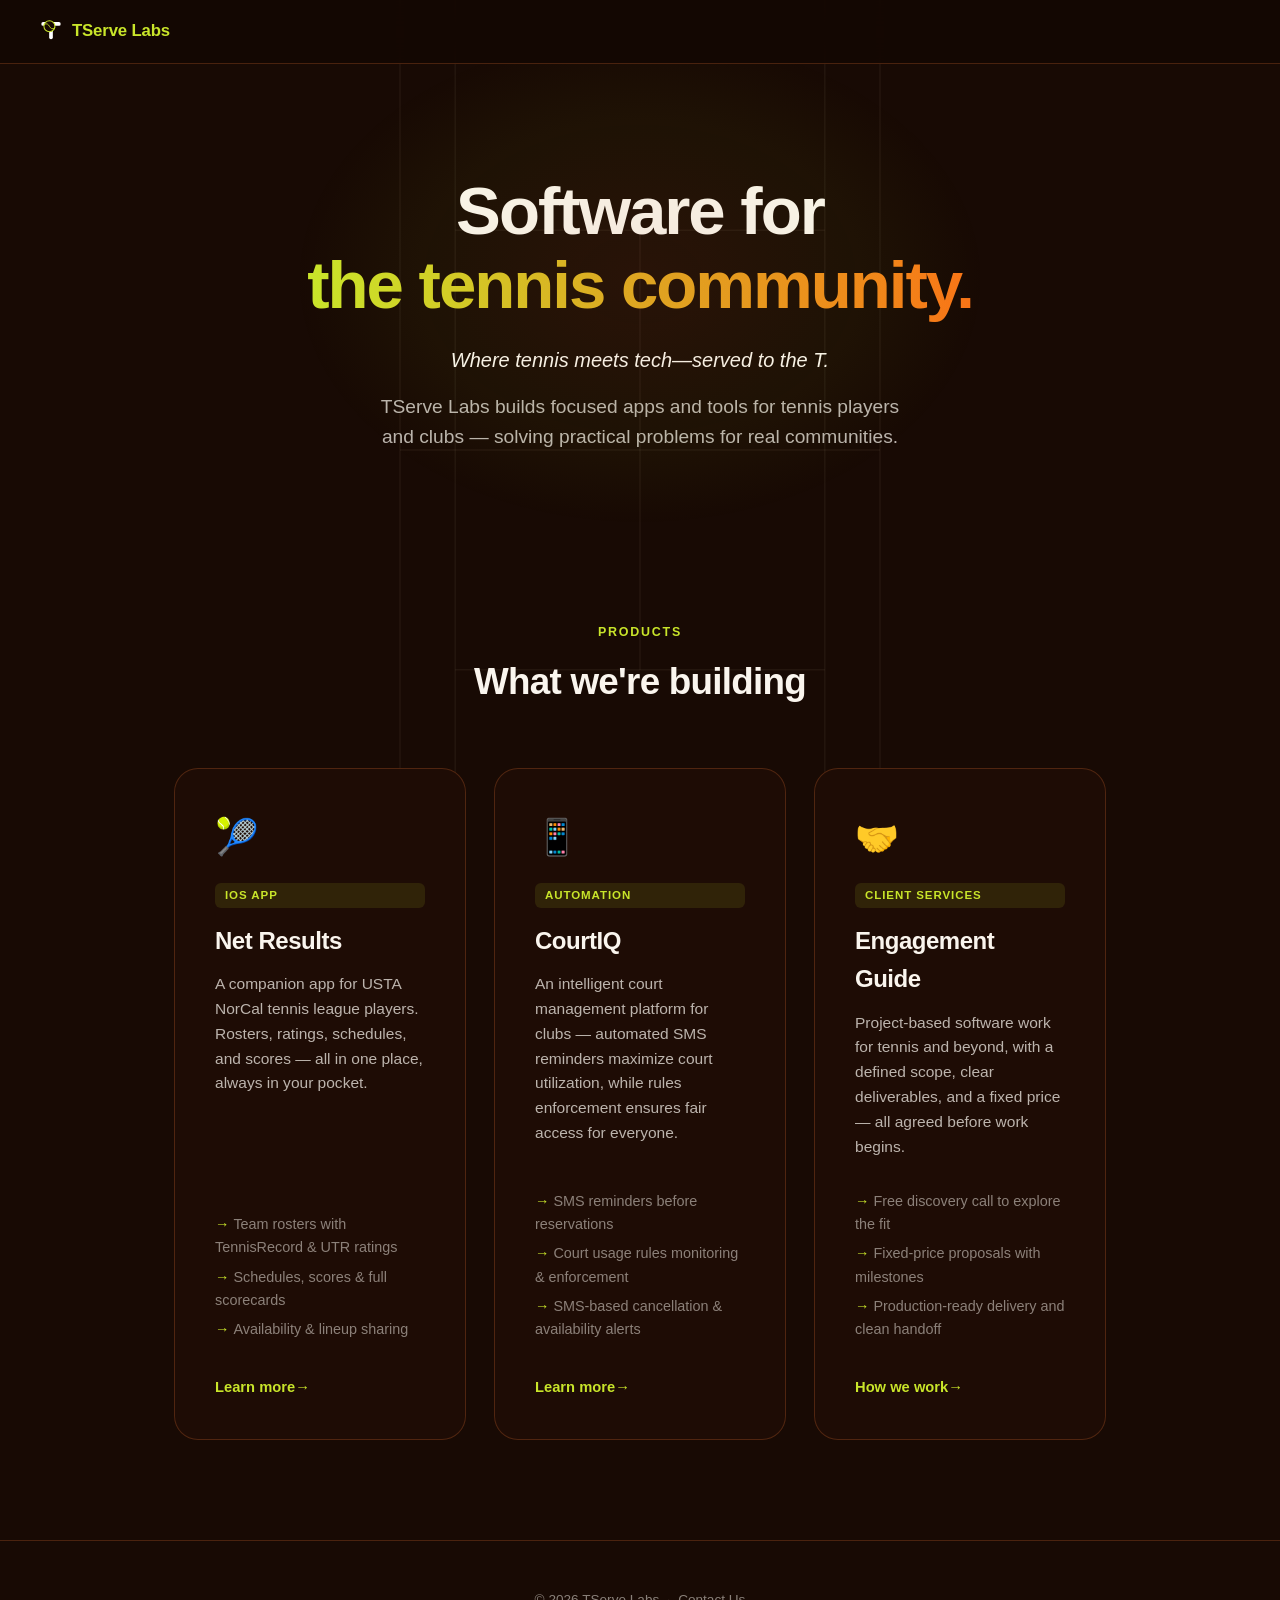
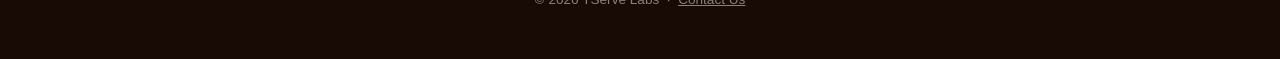
<file: index.html>
<!DOCTYPE html>
<html lang="en">
<head>
  <!-- Google tag (gtag.js) -->
  <script async src="https://www.googletagmanager.com/gtag/js?id=G-HS5K29XQVT"></script>
  <script>
    window.dataLayer = window.dataLayer || [];
    function gtag(){dataLayer.push(arguments);}
    gtag('js', new Date());
    gtag('config', 'G-HS5K29XQVT');
  </script>
  <meta charset="UTF-8">
  <meta name="viewport" content="width=device-width, initial-scale=1.0">
  <title>TServe Labs</title>
  <link rel="canonical" href="https://tservelabs.com/">
  <meta name="description" content="TServe Labs builds focused apps and tools for tennis players and clubs, including Net Results and CourtIQ.">
  <link rel="stylesheet" href="space.css">
  <style>
    /* ── HERO ── */
    .hero {
      text-align: center;
      padding: 110px 24px 90px;
      overflow: hidden;
    }

    .hero::before {
      content: '';
      position: absolute;
      top: 50%;
      left: 50%;
      transform: translate(-50%, -55%);
      width: 700px;
      height: 500px;
      background: radial-gradient(ellipse, rgba(194,98,45,0.1) 0%, rgba(201,229,42,0.04) 45%, transparent 70%);
      pointer-events: none;
    }

    .hero .eyebrow {
      display: inline-block;
      background: rgba(201,229,42,0.1);
      border: 1px solid rgba(201,229,42,0.3);
      color: var(--accent);
      font-size: 0.78em;
      font-weight: 600;
      letter-spacing: 0.1em;
      text-transform: uppercase;
      padding: 5px 16px;
      border-radius: 20px;
      margin-bottom: 28px;
    }

    .hero h1 {
      font-size: clamp(2.4em, 6vw, 4.2em);
      font-weight: 700;
      letter-spacing: -0.03em;
      line-height: 1.1;
      margin-bottom: 22px;
      color: var(--fg);
    }

    .hero h1 em {
      font-style: normal;
      background: linear-gradient(90deg, var(--accent), var(--glow));
      -webkit-background-clip: text;
      -webkit-text-fill-color: transparent;
      background-clip: text;
    }

    .hero .tagline {
      font-size: clamp(1em, 2.5vw, 1.25em);
      font-style: italic;
      color: var(--fg);
      margin-bottom: 16px;
    }

    .hero p {
      font-size: clamp(1em, 2.5vw, 1.2em);
      color: var(--mid);
      max-width: 520px;
      margin: 0 auto;
    }

    /* ── PROJECTS ── */
    .projects {
      max-width: 980px;
      margin: 0 auto;
      padding: 80px 24px 100px;
    }

    .project-grid {
      display: grid;
      grid-template-columns: repeat(auto-fit, minmax(280px, 1fr));
      gap: 28px;
    }

    .project-card {
      background: var(--panel);
      border: 1px solid var(--border);
      border-radius: 24px;
      padding: 40px;
      display: flex;
      flex-direction: column;
      text-decoration: none;
      color: inherit;
      transition: transform 0.2s, border-color 0.2s, box-shadow 0.2s;
      backdrop-filter: blur(8px);
    }

    .project-card:hover {
      transform: translateY(-4px);
      border-color: rgba(201,229,42,0.4);
      box-shadow: 0 0 40px rgba(201,229,42,0.06), 0 20px 40px rgba(0,0,0,0.4);
    }

    .project-icon {
      font-size: 2.2em;
      margin-bottom: 18px;
    }

    .project-tag {
      display: inline-block;
      font-size: 0.72em;
      font-weight: 700;
      letter-spacing: 0.08em;
      text-transform: uppercase;
      color: var(--accent);
      background: rgba(201,229,42,0.1);
      border-radius: 6px;
      padding: 3px 10px;
      margin-bottom: 14px;
    }

    .project-card h2 {
      font-size: 1.5em;
      font-weight: 700;
      letter-spacing: -0.02em;
      margin-bottom: 12px;
      color: var(--fg);
    }

    .project-card > p {
      font-size: 0.97em;
      color: var(--mid);
      flex: 1;
      margin-bottom: 28px;
    }

    .project-features {
      list-style: none;
      padding: 0;
      margin-bottom: 32px;
    }

    .project-features li {
      font-size: 0.9em;
      color: var(--dim);
      padding: 3px 0;
    }

    .project-features li::before {
      content: "→ ";
      color: var(--accent);
      font-weight: 700;
    }

    .project-link {
      display: inline-flex;
      align-items: center;
      font-size: 0.92em;
      font-weight: 600;
      color: var(--accent);
      text-decoration: none;
    }

    .project-link::after { content: " →"; }

    @media (max-width: 500px) {
      .project-grid { grid-template-columns: 1fr; }
    }
  </style>
</head>
<body>

  <canvas id="sf"></canvas>
  <script>
  (function(){var c=document.getElementById('sf'),x=c.getContext('2d');
  function draw(){c.width=innerWidth;c.height=innerHeight;
  var w=Math.min(c.width*0.65,480),h=w*2.18,l=(c.width-w)/2,t=(c.height-h)/2,s=w*0.115;
  x.strokeStyle='rgba(255,230,200,0.055)';x.lineWidth=1.5;
  x.strokeRect(l,t,w,h);
  x.beginPath();x.moveTo(l,t+h/2);x.lineTo(l+w,t+h/2);x.stroke();
  x.beginPath();x.moveTo(l+s,t);x.lineTo(l+s,t+h);x.stroke();
  x.beginPath();x.moveTo(l+w-s,t);x.lineTo(l+w-s,t+h);x.stroke();
  x.beginPath();x.moveTo(l+s,t+h/2-h*0.21);x.lineTo(l+w-s,t+h/2-h*0.21);x.stroke();
  x.beginPath();x.moveTo(l+s,t+h/2+h*0.21);x.lineTo(l+w-s,t+h/2+h*0.21);x.stroke();
  x.beginPath();x.moveTo(l+w/2,t+h/2-h*0.21);x.lineTo(l+w/2,t+h/2+h*0.21);x.stroke();}
  draw();addEventListener('resize',draw);})();
  </script>

  <nav>
    <a href="./" class="nav-logo">
      <img src="logo.svg" width="22" height="22" alt="TServe Labs logo">
      TServe Labs
    </a>
  </nav>

  <section class="hero">
    <h1>Software for<br><em>the tennis community.</em></h1>
    <p class="tagline">Where tennis meets tech—served to the T.</p>
    <p>TServe Labs builds focused apps and tools for tennis players and clubs — solving practical problems for real communities.</p>
  </section>

  <section class="projects">
    <p class="section-label">Products</p>
    <h2 class="section-title">What we're building</h2>
    <div class="project-grid">

      <a href="net-results/" class="project-card">
        <div class="project-icon">🎾</div>
        <span class="project-tag">iOS App</span>
        <h2>Net Results</h2>
        <p>A companion app for USTA NorCal tennis league players. Rosters, ratings, schedules, and scores — all in one place, always in your pocket.</p>
        <ul class="project-features">
          <li>Team rosters with TennisRecord &amp; UTR ratings</li>
          <li>Schedules, scores &amp; full scorecards</li>
          <li>Availability &amp; lineup sharing</li>

        </ul>
        <span class="project-link">Learn more</span>
      </a>

      <a href="courtiq/" class="project-card">
        <div class="project-icon">📱</div>
        <span class="project-tag">Automation</span>
        <h2>CourtIQ</h2>
        <p>An intelligent court management platform for clubs — automated SMS reminders maximize court utilization, while rules enforcement ensures fair access for everyone.</p>
        <ul class="project-features">
          <li>SMS reminders before reservations</li>
          <li>Court usage rules monitoring &amp; enforcement</li>
          <li>SMS-based cancellation &amp; availability alerts</li>
        </ul>
        <span class="project-link">Learn more</span>
      </a>

      <a href="engagement-guide/" class="project-card">
        <div class="project-icon">🤝</div>
        <span class="project-tag">Client Services</span>
        <h2>Engagement Guide</h2>
        <p>Project-based software work for tennis and beyond, with a defined scope, clear deliverables, and a fixed price — all agreed before work begins.</p>
        <ul class="project-features">
          <li>Free discovery call to explore the fit</li>
          <li>Fixed-price proposals with milestones</li>
          <li>Production-ready delivery and clean handoff</li>
        </ul>
        <span class="project-link">How we work</span>
      </a>

    </div>
  </section>

  <footer>
    <p>&copy; 2026 TServe Labs &nbsp;·&nbsp; <a href="#" id="contact" onclick="this.href='mai'+'lto:'+'admin'+'@'+'tserve'+'labs.com';return true">Contact Us</a></p>
  </footer>

</body>
</html>
</file>
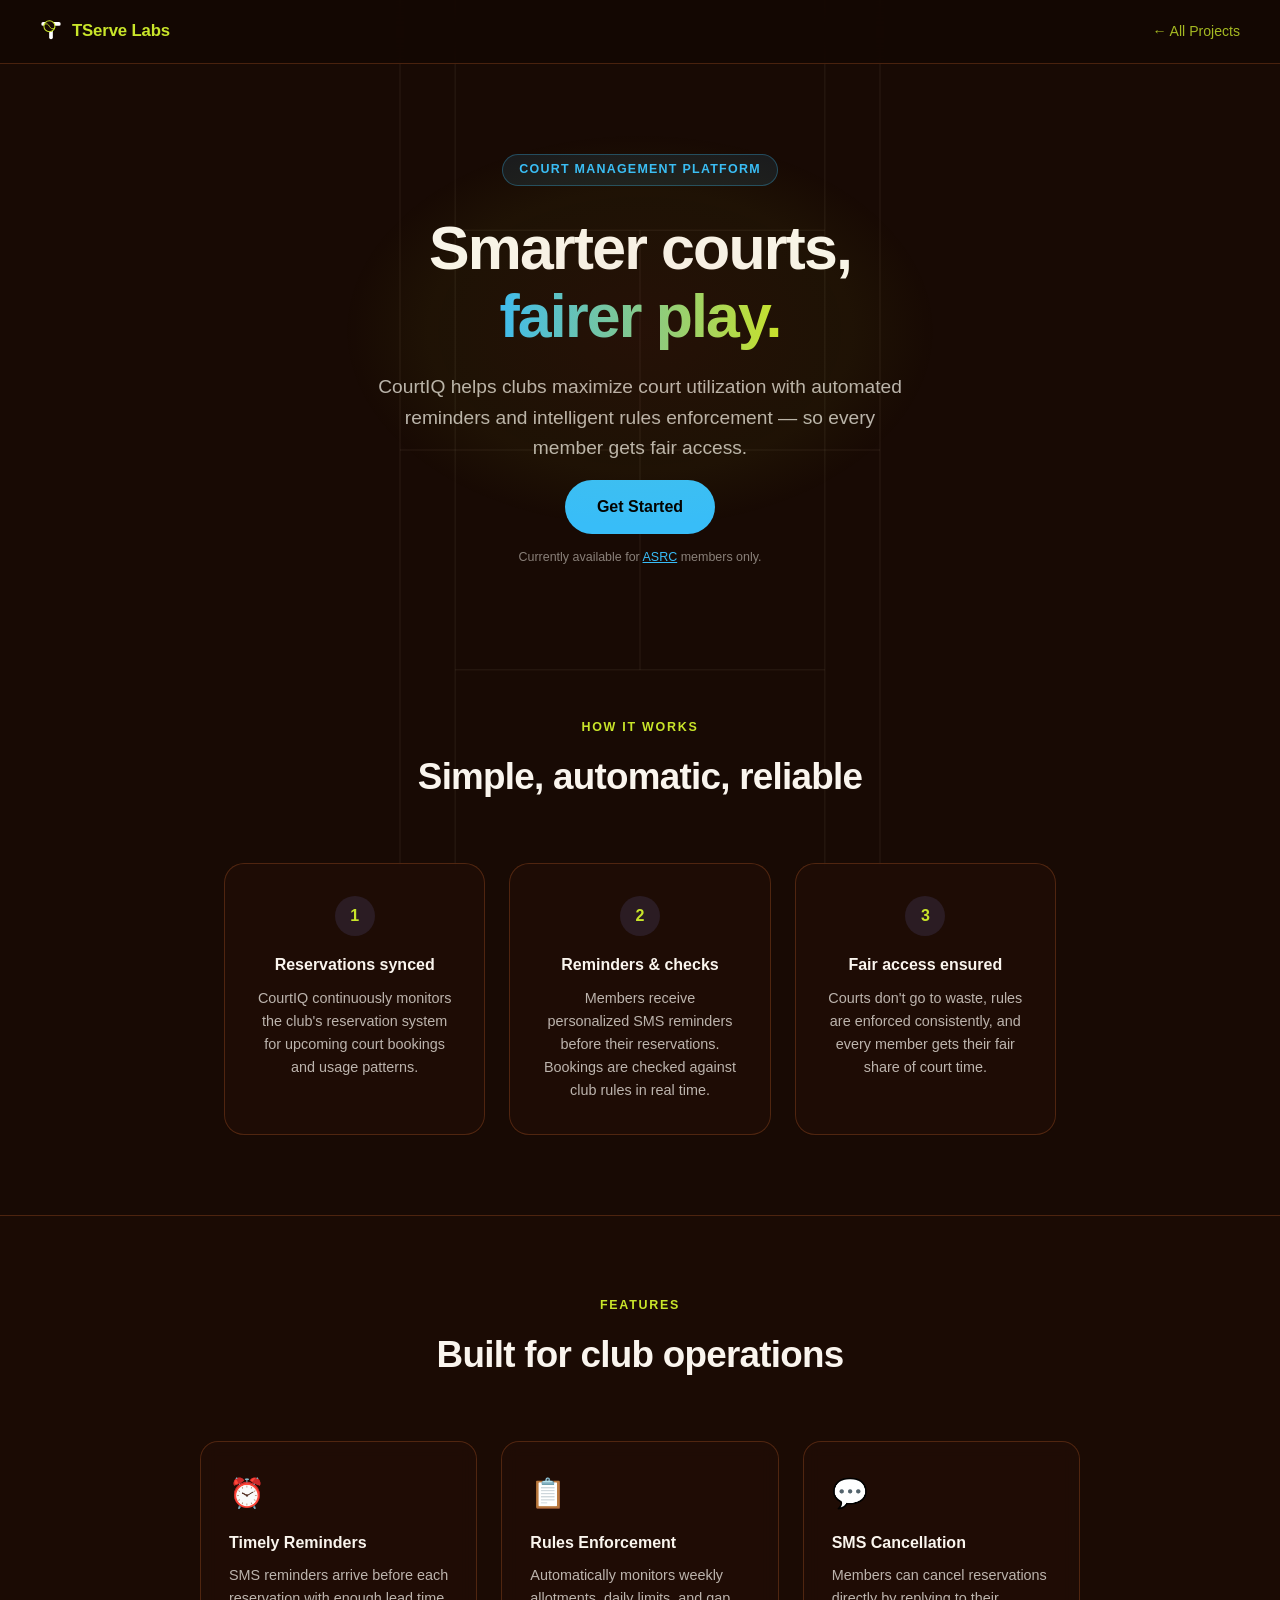
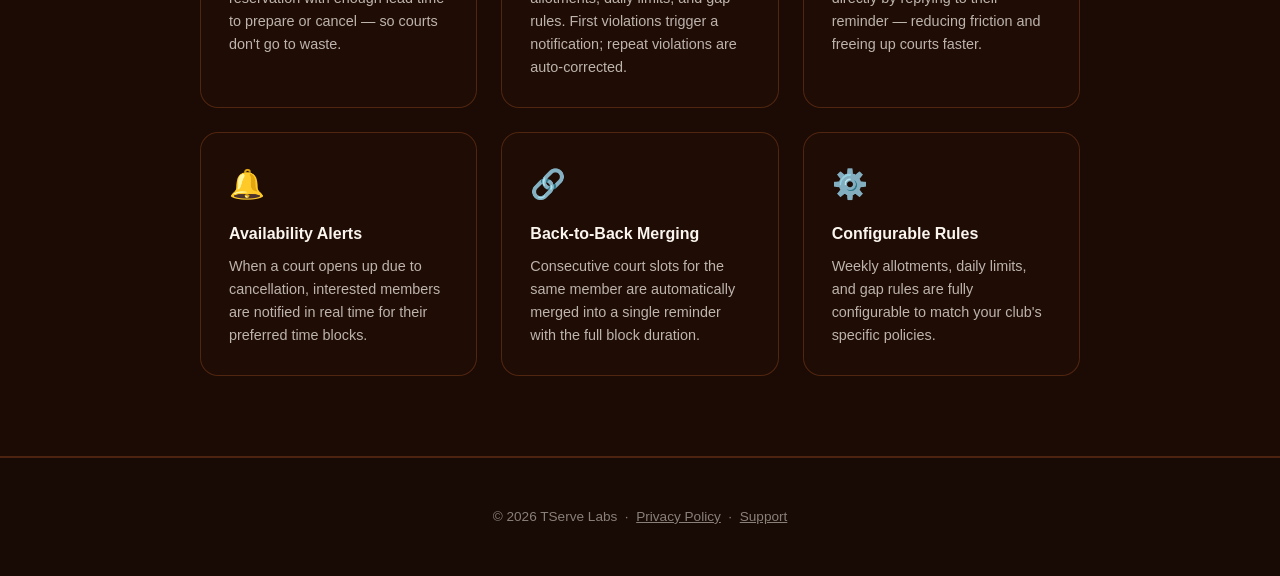
<file: courtiq/index.html>
<!DOCTYPE html>
<html lang="en">
<head>
  <!-- Google tag (gtag.js) -->
  <script async src="https://www.googletagmanager.com/gtag/js?id=G-HS5K29XQVT"></script>
  <script>
    window.dataLayer = window.dataLayer || [];
    function gtag(){dataLayer.push(arguments);}
    gtag('js', new Date());
    gtag('config', 'G-HS5K29XQVT');
  </script>
  <meta charset="UTF-8">
  <meta name="viewport" content="width=device-width, initial-scale=1.0">
  <title>CourtIQ – TServe Labs</title>
  <link rel="canonical" href="https://tservelabs.com/courtiq/">
  <meta name="description" content="CourtIQ helps tennis clubs manage courts with automated SMS reminders, reservation cancellations, availability alerts, and court usage rules.">
  <link rel="stylesheet" href="../space.css">
  <style>
    /* ── HERO ── */
    .hero {
      text-align: center;
      padding: 90px 24px 70px;
      overflow: hidden;
    }

    .hero::before {
      content: '';
      position: absolute;
      top: 50%; left: 50%;
      transform: translate(-50%, -55%);
      width: 600px; height: 400px;
      background: radial-gradient(ellipse, rgba(194,98,45,0.08) 0%, rgba(201,229,42,0.04) 50%, transparent 70%);
      pointer-events: none;
    }

    .hero .eyebrow {
      display: inline-block;
      background: rgba(56,189,248,0.1);
      border: 1px solid rgba(56,189,248,0.3);
      color: var(--sky);
      font-size: 0.78em;
      font-weight: 600;
      letter-spacing: 0.1em;
      text-transform: uppercase;
      padding: 5px 16px;
      border-radius: 20px;
      margin-bottom: 28px;
    }

    .hero h1 {
      font-size: clamp(2.2em, 5.5vw, 3.8em);
      font-weight: 700;
      letter-spacing: -0.03em;
      line-height: 1.12;
      margin-bottom: 22px;
    }

    .hero h1 em {
      font-style: normal;
      background: linear-gradient(90deg, var(--sky), var(--accent));
      -webkit-background-clip: text;
      -webkit-text-fill-color: transparent;
      background-clip: text;
    }

    .hero p {
      font-size: clamp(1em, 2.5vw, 1.2em);
      color: var(--mid);
      max-width: 540px;
      margin: 0 auto;
    }

    .opt-in-btn {
      display: inline-block;
      margin-top: 16px;
      background: var(--sky);
      color: #000;
      font-weight: 600;
      font-size: 1em;
      padding: 14px 32px;
      border-radius: 50px;
      text-decoration: none;
      transition: opacity 0.2s;
    }
    .opt-in-btn:hover { opacity: 0.85; }

    /* ── HOW IT WORKS ── */
    .how-it-works {
      max-width: 880px;
      margin: 0 auto;
      padding: 80px 24px;
    }

    .steps {
      display: grid;
      grid-template-columns: repeat(auto-fit, minmax(220px, 1fr));
      gap: 24px;
    }

    .step {
      background: var(--panel);
      border: 1px solid var(--border);
      border-radius: 20px;
      padding: 32px;
      text-align: center;
      backdrop-filter: blur(8px);
    }

    .step-num {
      display: inline-flex;
      align-items: center;
      justify-content: center;
      width: 40px;
      height: 40px;
      border-radius: 50%;
      background: rgba(129,140,248,0.12);
      color: var(--accent);
      font-weight: 700;
      font-size: 1em;
      margin-bottom: 16px;
    }

    .step h3 {
      font-size: 1em;
      font-weight: 700;
      margin-bottom: 10px;
      color: var(--fg);
    }

    .step p {
      font-size: 0.9em;
      color: var(--mid);
    }

    /* ── FEATURES ── */
    .features {
      padding: 80px 24px;
      background: rgba(30,12,4,0.5);
      border-top: 1px solid var(--border);
      border-bottom: 1px solid var(--border);
    }

    .features-inner {
      max-width: 880px;
      margin: 0 auto;
    }

    .feature-grid {
      display: grid;
      grid-template-columns: repeat(auto-fit, minmax(260px, 1fr));
      gap: 24px;
    }

    .feature-card {
      background: var(--panel);
      border: 1px solid var(--border);
      border-radius: 18px;
      padding: 28px;
      backdrop-filter: blur(8px);
    }

    .feature-icon {
      font-size: 1.8em;
      margin-bottom: 14px;
    }

    .feature-card h3 {
      font-size: 1em;
      font-weight: 700;
      margin-bottom: 8px;
      color: var(--fg);
    }

    .feature-card p {
      font-size: 0.9em;
      color: var(--mid);
    }
  </style>
</head>
<body>

  <canvas id="sf"></canvas>
  <script>
  (function(){var c=document.getElementById('sf'),x=c.getContext('2d');
  function draw(){c.width=innerWidth;c.height=innerHeight;
  var w=Math.min(c.width*0.65,480),h=w*2.18,l=(c.width-w)/2,t=(c.height-h)/2,s=w*0.115;
  x.strokeStyle='rgba(255,230,200,0.055)';x.lineWidth=1.5;
  x.strokeRect(l,t,w,h);
  x.beginPath();x.moveTo(l,t+h/2);x.lineTo(l+w,t+h/2);x.stroke();
  x.beginPath();x.moveTo(l+s,t);x.lineTo(l+s,t+h);x.stroke();
  x.beginPath();x.moveTo(l+w-s,t);x.lineTo(l+w-s,t+h);x.stroke();
  x.beginPath();x.moveTo(l+s,t+h/2-h*0.21);x.lineTo(l+w-s,t+h/2-h*0.21);x.stroke();
  x.beginPath();x.moveTo(l+s,t+h/2+h*0.21);x.lineTo(l+w-s,t+h/2+h*0.21);x.stroke();
  x.beginPath();x.moveTo(l+w/2,t+h/2-h*0.21);x.lineTo(l+w/2,t+h/2+h*0.21);x.stroke();}
  draw();addEventListener('resize',draw);})();
  </script>

  <nav>
    <a href="../" class="nav-logo">
      <img src="../logo.svg" width="22" height="22" alt="TServe Labs logo">
      TServe Labs
    </a>
    <a href="../" class="nav-back">&larr; All Projects</a>
  </nav>

  <section class="hero">
    <div class="eyebrow">Court Management Platform</div>
    <h1>Smarter courts,<br><em>fairer play.</em></h1>
    <p>CourtIQ helps clubs maximize court utilization with automated reminders and intelligent rules enforcement &mdash; so every member gets fair access.</p>
    <a href="https://forms.gle/cowiWb1TR55CyqAb8" class="opt-in-btn" target="_blank">Get Started</a>
    <p style="margin-top: 14px; font-size: 0.78em; color: var(--dim);">Currently available for <a href="https://asrc.org/" target="_blank" style="color: var(--sky);">ASRC</a> members only.</p>
  </section>

  <section class="how-it-works">
    <p class="section-label">How it works</p>
    <h2 class="section-title">Simple, automatic, reliable</h2>
    <div class="steps">
      <div class="step">
        <div class="step-num">1</div>
        <h3>Reservations synced</h3>
        <p>CourtIQ continuously monitors the club's reservation system for upcoming court bookings and usage patterns.</p>
      </div>
      <div class="step">
        <div class="step-num">2</div>
        <h3>Reminders &amp; checks</h3>
        <p>Members receive personalized SMS reminders before their reservations. Bookings are checked against club rules in real time.</p>
      </div>
      <div class="step">
        <div class="step-num">3</div>
        <h3>Fair access ensured</h3>
        <p>Courts don't go to waste, rules are enforced consistently, and every member gets their fair share of court time.</p>
      </div>
    </div>
  </section>

  <section class="features">
    <div class="features-inner">
      <p class="section-label">Features</p>
      <h2 class="section-title">Built for club operations</h2>
      <div class="feature-grid">
        <div class="feature-card">
          <div class="feature-icon">⏰</div>
          <h3>Timely Reminders</h3>
          <p>SMS reminders arrive before each reservation with enough lead time to prepare or cancel &mdash; so courts don't go to waste.</p>
        </div>
        <div class="feature-card">
          <div class="feature-icon">📋</div>
          <h3>Rules Enforcement</h3>
          <p>Automatically monitors weekly allotments, daily limits, and gap rules. First violations trigger a notification; repeat violations are auto-corrected.</p>
        </div>
        <div class="feature-card">
          <div class="feature-icon">💬</div>
          <h3>SMS Cancellation</h3>
          <p>Members can cancel reservations directly by replying to their reminder &mdash; reducing friction and freeing up courts faster.</p>
        </div>
        <div class="feature-card">
          <div class="feature-icon">🔔</div>
          <h3>Availability Alerts</h3>
          <p>When a court opens up due to cancellation, interested members are notified in real time for their preferred time blocks.</p>
        </div>
        <div class="feature-card">
          <div class="feature-icon">🔗</div>
          <h3>Back-to-Back Merging</h3>
          <p>Consecutive court slots for the same member are automatically merged into a single reminder with the full block duration.</p>
        </div>
        <div class="feature-card">
          <div class="feature-icon">⚙️</div>
          <h3>Configurable Rules</h3>
          <p>Weekly allotments, daily limits, and gap rules are fully configurable to match your club's specific policies.</p>
        </div>
      </div>
    </div>
  </section>

  <footer>
    <p>&copy; 2026 TServe Labs &nbsp;&middot;&nbsp; <a href="privacy/">Privacy Policy</a> &nbsp;&middot;&nbsp; <a href="http://github.com/ycombinator/gsl/issues">Support</a></p>
  </footer>

</body>
</html>
</file>
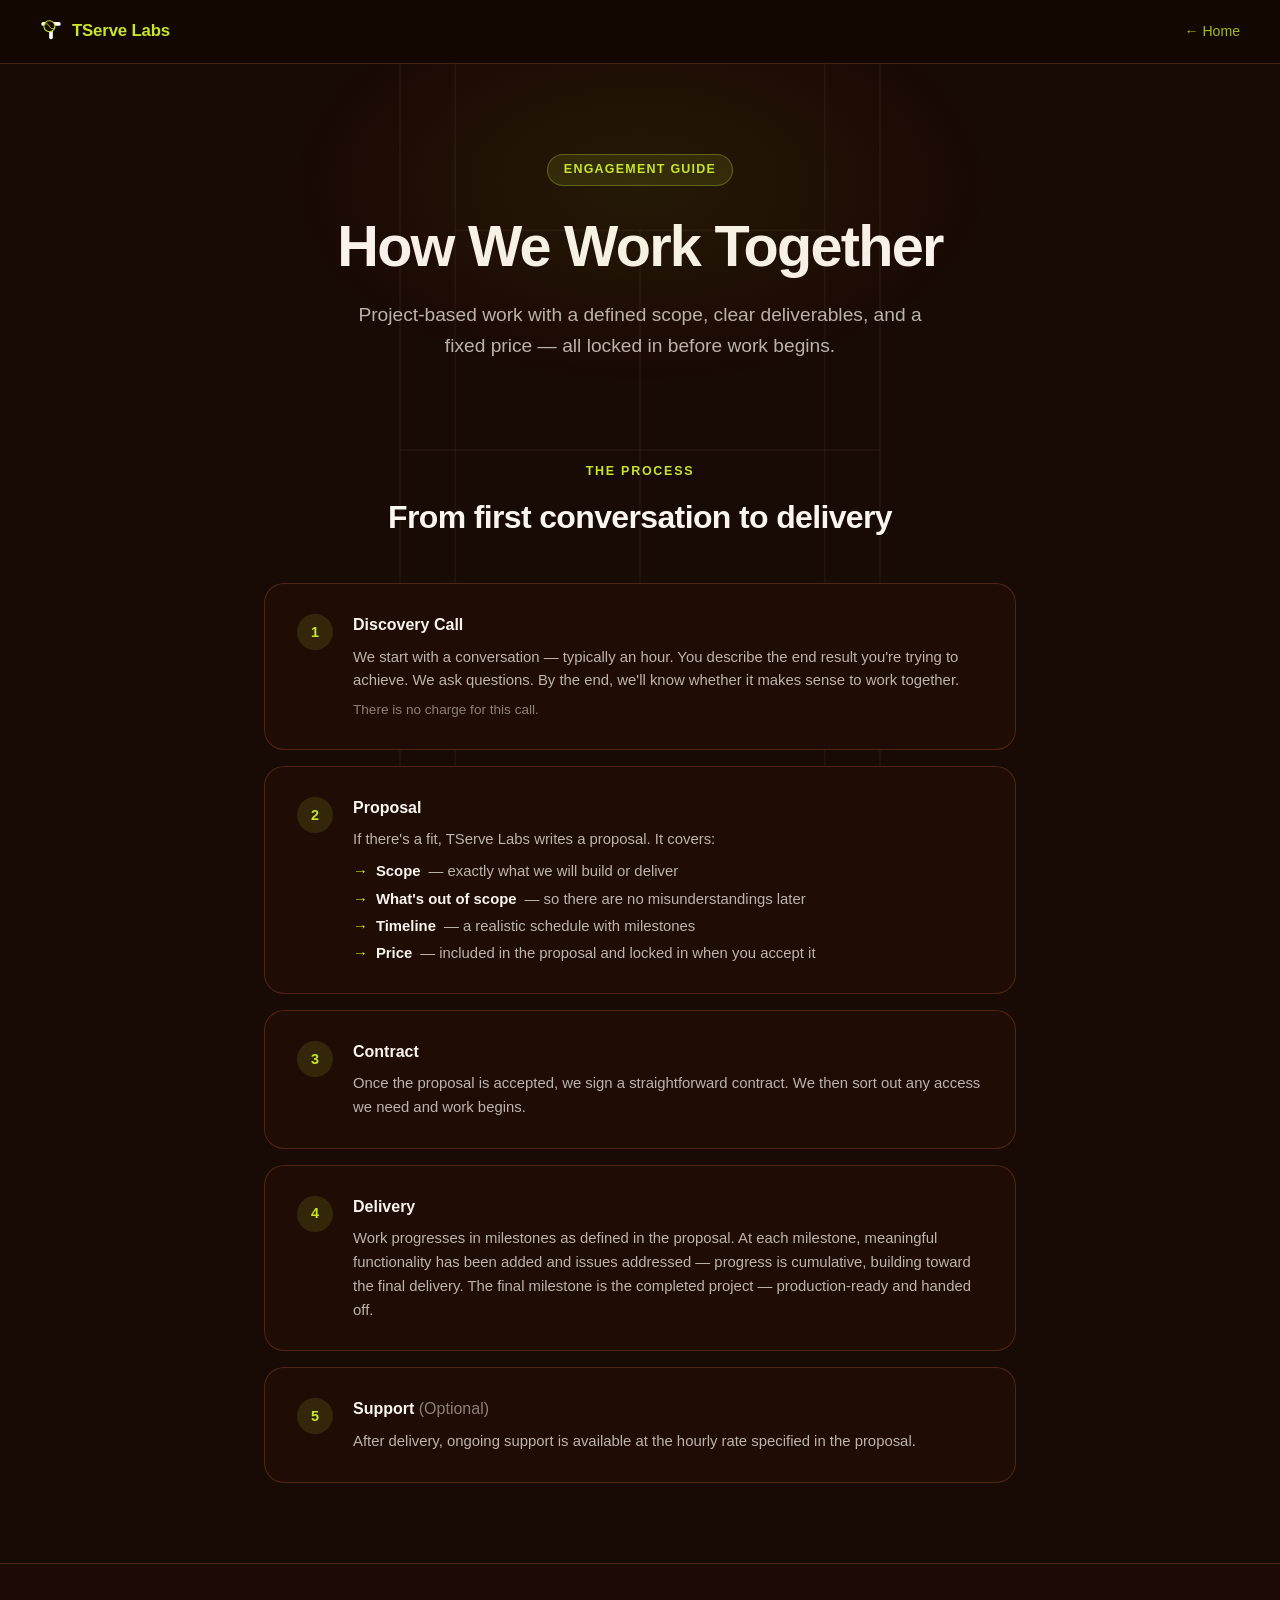
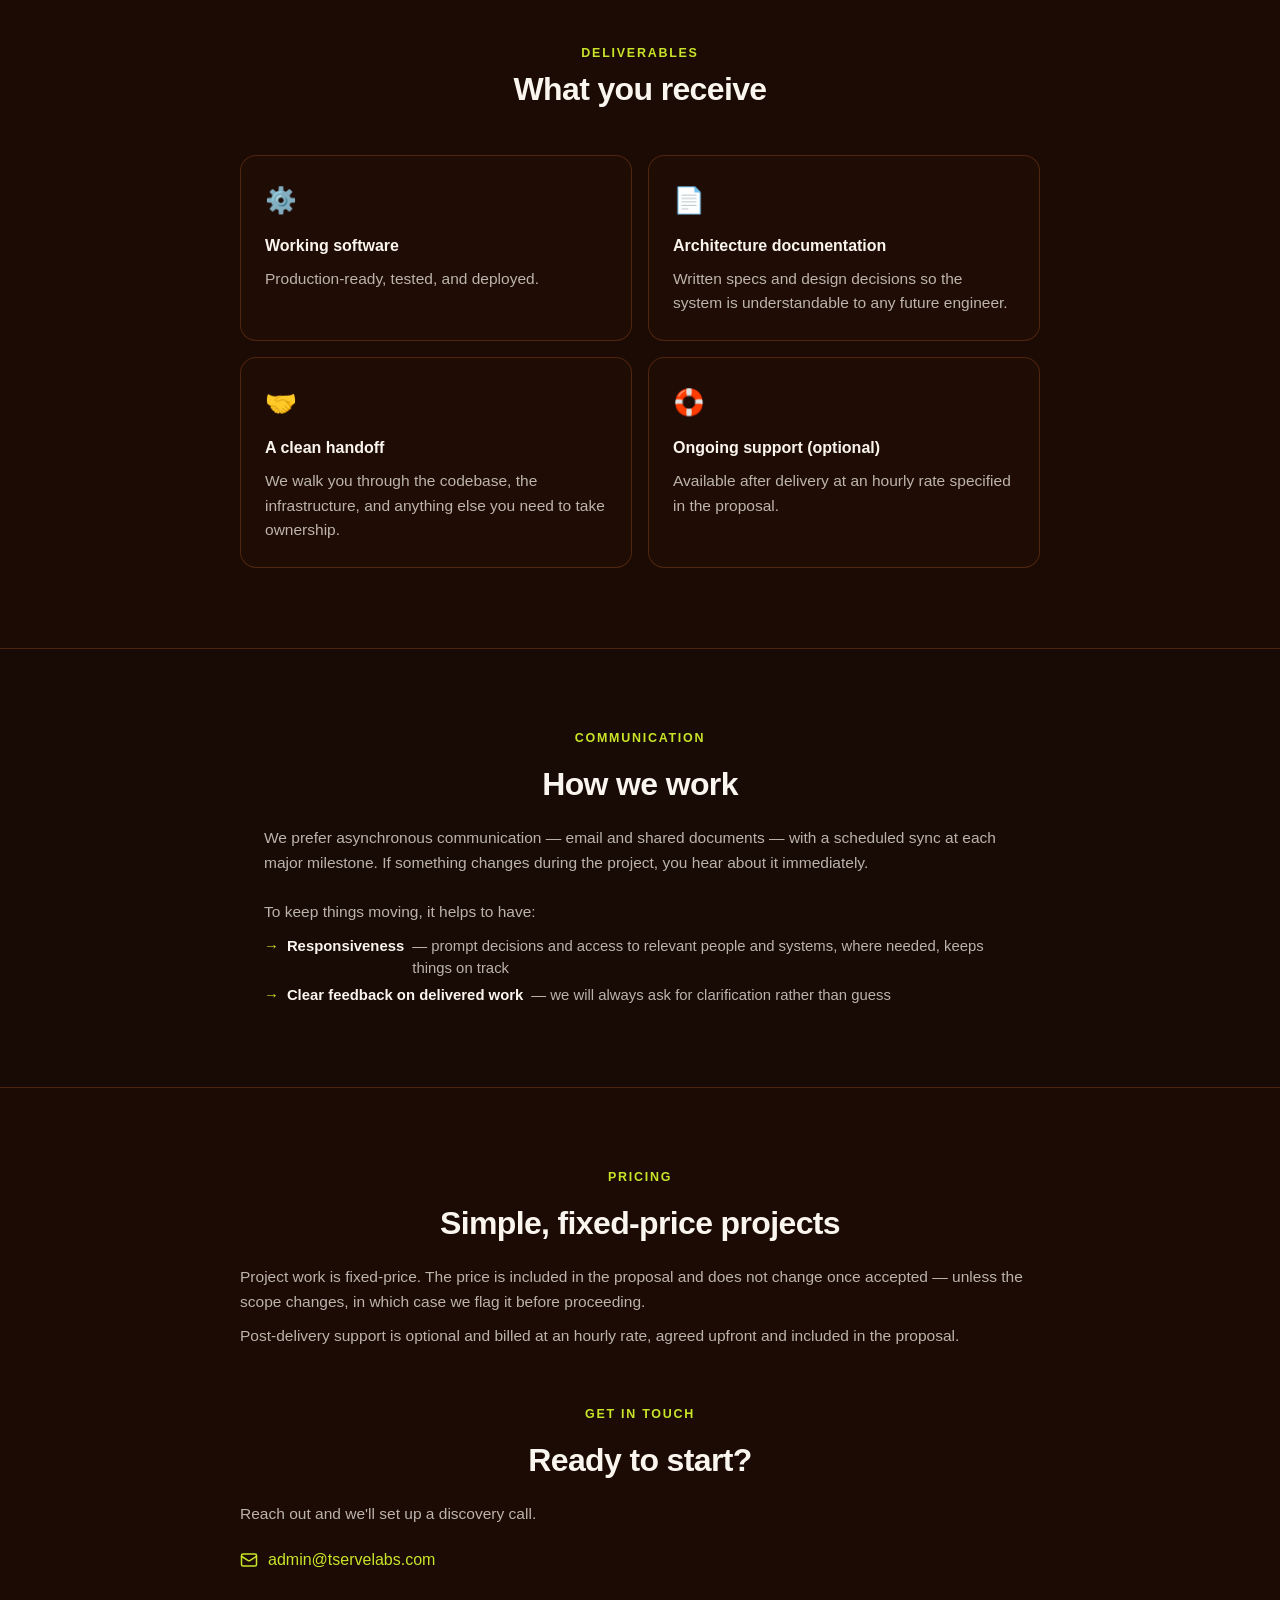
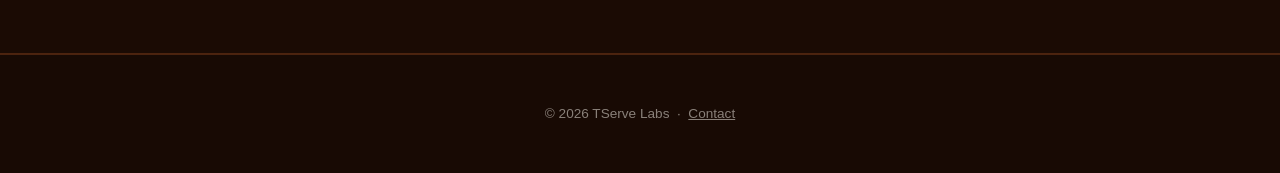
<file: engagement-guide/index.html>
<!DOCTYPE html>
<html lang="en">
<head>
  <!-- Google tag (gtag.js) -->
  <script async src="https://www.googletagmanager.com/gtag/js?id=G-HS5K29XQVT"></script>
  <script>
    window.dataLayer = window.dataLayer || [];
    function gtag(){dataLayer.push(arguments);}
    gtag('js', new Date());
    gtag('config', 'G-HS5K29XQVT');
  </script>
  <meta charset="UTF-8">
  <meta name="viewport" content="width=device-width, initial-scale=1.0">
  <title>Engagement Guide – TServe Labs</title>
  <link rel="canonical" href="https://tservelabs.com/engagement-guide/">
  <meta name="description" content="How TServe Labs works with clients — engagement process, deliverables, communication, and pricing.">
  <link rel="stylesheet" href="../space.css">
  <style>

    /* ── HERO ── */
    .hero {
      text-align: center;
      padding: 90px 24px 20px;
      overflow: hidden;
    }

    .hero::before {
      content: '';
      position: absolute;
      top: 50%; left: 50%;
      transform: translate(-50%, -60%);
      width: 700px; height: 400px;
      background: radial-gradient(ellipse, rgba(201,229,42,0.07) 0%, rgba(194,98,45,0.04) 50%, transparent 70%);
      pointer-events: none;
    }

    .hero .eyebrow {
      display: inline-block;
      background: rgba(201,229,42,0.1);
      border: 1px solid rgba(201,229,42,0.3);
      color: var(--accent);
      font-size: 0.78em;
      font-weight: 600;
      letter-spacing: 0.1em;
      text-transform: uppercase;
      padding: 5px 16px;
      border-radius: 20px;
      margin-bottom: 28px;
    }

    .hero h1 {
      font-size: clamp(2.2em, 5.5vw, 3.6em);
      font-weight: 700;
      letter-spacing: -0.03em;
      line-height: 1.12;
      margin-bottom: 22px;
      color: var(--fg);
    }

    .hero p {
      font-size: clamp(1em, 2.5vw, 1.2em);
      color: var(--mid);
      max-width: 580px;
      margin: 0 auto;
      line-height: 1.6;
    }

    /* ── PROCESS SECTION ── */
    .process {
      max-width: 800px;
      margin: 0 auto;
      padding: 80px 24px;
    }

    .steps {
      display: flex;
      flex-direction: column;
      gap: 16px;
      margin-top: 40px;
    }

    .step {
      background: var(--panel);
      border: 1px solid var(--border);
      border-radius: 20px;
      padding: 28px 32px;
      display: flex;
      gap: 20px;
      align-items: flex-start;
      backdrop-filter: blur(8px);
    }

    .step-num {
      display: inline-flex;
      align-items: center;
      justify-content: center;
      min-width: 36px;
      height: 36px;
      border-radius: 50%;
      background: rgba(201,229,42,0.12);
      color: var(--accent);
      font-weight: 700;
      font-size: 0.9em;
      flex-shrink: 0;
      margin-top: 2px;
    }

    .step-body h3 {
      font-size: 1em;
      font-weight: 700;
      color: var(--fg);
      margin-bottom: 8px;
    }

    .step-body p {
      font-size: 0.93em;
      color: var(--mid);
      line-height: 1.6;
      margin-bottom: 6px;
    }

    .step-body p:last-child { margin-bottom: 0; }

    .step-body .note {
      font-size: 0.85em;
      color: var(--dim);
    }

    /* ── ARROW LIST (inside steps) ── */
    .arrow-list {
      list-style: none;
      padding: 0;
      margin: 8px 0 0;
      display: flex;
      flex-direction: column;
      gap: 5px;
    }

    .arrow-list li {
      display: flex;
      gap: 8px;
      font-size: 0.93em;
      color: var(--mid);
      line-height: 1.5;
    }

    .arrow-list li::before {
      content: "→";
      color: var(--accent);
      flex-shrink: 0;
    }

    .arrow-list li strong { color: var(--fg); }

    /* ── DARK-BAND SECTIONS ── */
    .dark-band {
      padding: 80px 24px;
      background: rgba(30,12,4,0.5);
      border-top: 1px solid var(--border);
      border-bottom: 1px solid var(--border);
    }

    .dark-band-inner {
      max-width: 800px;
      margin: 0 auto;
    }

    /* ── DELIVERABLES GRID ── */
    .deliverables-grid {
      display: grid;
      grid-template-columns: repeat(auto-fit, minmax(280px, 1fr));
      gap: 16px;
      margin-top: 40px;
    }

    .deliverable-card {
      background: var(--panel);
      border: 1px solid var(--border);
      border-radius: 16px;
      padding: 24px;
      backdrop-filter: blur(8px);
    }

    .deliverable-card .icon {
      font-size: 1.6em;
      margin-bottom: 12px;
    }

    .deliverable-card h3 {
      font-size: 1em;
      font-weight: 700;
      color: var(--fg);
      margin-bottom: 8px;
    }

    .deliverable-card p {
      font-size: 0.9em;
      color: var(--mid);
      line-height: 1.55;
    }

    /* ── LIGHT SECTIONS ── */
    .light-section {
      max-width: 800px;
      margin: 0 auto;
      padding: 80px 24px;
    }

    .light-section p:not(.section-label) {
      color: var(--mid);
      line-height: 1.6;
      font-size: 0.97em;
      margin-bottom: 10px;
    }

    .light-section p:last-child { margin-bottom: 0; }

    /* ── DARK-BAND PROSE ── */
    .dark-band-inner p:not(.section-label) {
      color: var(--mid);
      line-height: 1.6;
      font-size: 0.97em;
      margin-bottom: 10px;
    }

    .dark-band-inner p:last-of-type { margin-bottom: 0; }

    .cta-group { margin-top: 56px; }

    /* ── H2 — matches Net Results showcase style ── */
    h2 {
      font-size: clamp(1.4em, 3vw, 2em);
      font-weight: 700;
      letter-spacing: -0.02em;
      margin-bottom: 16px;
      color: var(--fg);
      text-align: center;
    }

    /* ── CONTACT ── */
    .contact-links {
      display: flex;
      flex-direction: column;
      gap: 10px;
      margin-top: 20px;
    }

    .contact-link {
      display: flex;
      align-items: center;
      gap: 10px;
      color: var(--accent);
      text-decoration: none;
      font-size: 1em;
      transition: opacity 0.15s;
    }

    .contact-link:hover { opacity: 0.75; }
    .contact-link svg { flex-shrink: 0; }

  </style>
</head>
<body>

  <canvas id="sf"></canvas>
  <script>
  (function(){var c=document.getElementById('sf'),x=c.getContext('2d');
  function draw(){c.width=innerWidth;c.height=innerHeight;
  var w=Math.min(c.width*0.65,480),h=w*2.18,l=(c.width-w)/2,t=(c.height-h)/2,s=w*0.115;
  x.strokeStyle='rgba(255,230,200,0.055)';x.lineWidth=1.5;
  x.strokeRect(l,t,w,h);
  x.beginPath();x.moveTo(l,t+h/2);x.lineTo(l+w,t+h/2);x.stroke();
  x.beginPath();x.moveTo(l+s,t);x.lineTo(l+s,t+h);x.stroke();
  x.beginPath();x.moveTo(l+w-s,t);x.lineTo(l+w-s,t+h);x.stroke();
  x.beginPath();x.moveTo(l+s,t+h/2-h*0.21);x.lineTo(l+w-s,t+h/2-h*0.21);x.stroke();
  x.beginPath();x.moveTo(l+s,t+h/2+h*0.21);x.lineTo(l+w-s,t+h/2+h*0.21);x.stroke();
  x.beginPath();x.moveTo(l+w/2,t+h/2-h*0.21);x.lineTo(l+w/2,t+h/2+h*0.21);x.stroke();}
  draw();addEventListener('resize',draw);})();
  </script>

  <nav>
    <a href="../" class="nav-logo">
      <img src="../logo.svg" width="22" height="22" alt="TServe Labs logo">
      TServe Labs
    </a>
    <a href="../" class="nav-back">&larr; Home</a>
  </nav>

  <!-- HERO -->
  <section class="hero">
    <div class="eyebrow">Engagement Guide</div>
    <h1>How We Work Together</h1>
    <p>Project-based work with a defined scope, clear deliverables, and a fixed price — all locked in before work begins.</p>
  </section>

  <!-- ENGAGEMENT PROCESS -->
  <section class="process">
    <p class="section-label">The Process</p>
    <h2>From first conversation to delivery</h2>
    <div class="steps">

      <div class="step">
        <div class="step-num">1</div>
        <div class="step-body">
          <h3>Discovery Call</h3>
          <p>We start with a conversation — typically an hour. You describe the end result you're trying to achieve. We ask questions. By the end, we'll know whether it makes sense to work together.</p>
          <p class="note">There is no charge for this call.</p>
        </div>
      </div>

      <div class="step">
        <div class="step-num">2</div>
        <div class="step-body">
          <h3>Proposal</h3>
          <p>If there's a fit, TServe Labs writes a proposal. It covers:</p>
          <ul class="arrow-list">
            <li><strong>Scope</strong> — exactly what we will build or deliver</li>
            <li><strong>What's out of scope</strong> — so there are no misunderstandings later</li>
            <li><strong>Timeline</strong> — a realistic schedule with milestones</li>
            <li><strong>Price</strong> — included in the proposal and locked in when you accept it</li>
          </ul>
        </div>
      </div>

      <div class="step">
        <div class="step-num">3</div>
        <div class="step-body">
          <h3>Contract</h3>
          <p>Once the proposal is accepted, we sign a straightforward contract. We then sort out any access we need and work begins.</p>
        </div>
      </div>

      <div class="step">
        <div class="step-num">4</div>
        <div class="step-body">
          <h3>Delivery</h3>
          <p>Work progresses in milestones as defined in the proposal. At each milestone, meaningful functionality has been added and issues addressed — progress is cumulative, building toward the final delivery. The final milestone is the completed project — production-ready and handed off.</p>
        </div>
      </div>

      <div class="step">
        <div class="step-num">5</div>
        <div class="step-body">
          <h3>Support <span style="color:var(--dim);font-weight:400">(Optional)</span></h3>
          <p>After delivery, ongoing support is available at the hourly rate specified in the proposal.</p>
        </div>
      </div>

    </div>
  </section>

  <!-- WHAT WE DELIVER -->
  <section class="dark-band">
    <div class="dark-band-inner">
      <p class="section-label">Deliverables</p>
      <h2>What you receive</h2>
      <div class="deliverables-grid">
        <div class="deliverable-card">
          <div class="icon">⚙️</div>
          <h3>Working software</h3>
          <p>Production-ready, tested, and deployed.</p>
        </div>
        <div class="deliverable-card">
          <div class="icon">📄</div>
          <h3>Architecture documentation</h3>
          <p>Written specs and design decisions so the system is understandable to any future engineer.</p>
        </div>
        <div class="deliverable-card">
          <div class="icon">🤝</div>
          <h3>A clean handoff</h3>
          <p>We walk you through the codebase, the infrastructure, and anything else you need to take ownership.</p>
        </div>
        <div class="deliverable-card">
          <div class="icon">🛟</div>
          <h3>Ongoing support (optional)</h3>
          <p>Available after delivery at an hourly rate specified in the proposal.</p>
        </div>
      </div>
    </div>
  </section>

  <!-- HOW WE WORK -->
  <section class="light-section">
    <p class="section-label">Communication</p>
    <h2>How we work</h2>
    <p>We prefer asynchronous communication — email and shared documents — with a scheduled sync at each major milestone. If something changes during the project, you hear about it immediately.</p>
    <p style="margin-top: 24px;">To keep things moving, it helps to have:</p>
    <ul class="arrow-list" style="margin-top: 10px;">
      <li><strong>Responsiveness</strong> — prompt decisions and access to relevant people and systems, where needed, keeps things on track</li>
      <li><strong>Clear feedback on delivered work</strong> — we will always ask for clarification rather than guess</li>
    </ul>
  </section>

  <!-- PRICING + CTA -->
  <section class="dark-band">
    <div class="dark-band-inner">
      <p class="section-label">Pricing</p>
      <h2>Simple, fixed-price projects</h2>
      <p>Project work is fixed-price. The price is included in the proposal and does not change once accepted — unless the scope changes, in which case we flag it before proceeding.</p>
      <p>Post-delivery support is optional and billed at an hourly rate, agreed upfront and included in the proposal.</p>

      <div class="cta-group">
        <p class="section-label">Get in touch</p>
        <h2>Ready to start?</h2>
        <p>Reach out and we'll set up a discovery call.</p>
      </div>
      <div class="contact-links">
        <a href="mailto:admin@tservelabs.com" class="contact-link">
          <svg xmlns="http://www.w3.org/2000/svg" width="18" height="18" viewBox="0 0 24 24" fill="none" stroke="currentColor" stroke-width="2" stroke-linecap="round" stroke-linejoin="round"><rect x="2" y="4" width="20" height="16" rx="2"/><path d="m22 7-8.97 5.7a1.94 1.94 0 0 1-2.06 0L2 7"/></svg>
          admin@tservelabs.com
        </a>
      </div>
    </div>
  </section>

  <footer>
    <p>&copy; 2026 TServe Labs &nbsp;&middot;&nbsp; <a href="mailto:admin@tservelabs.com">Contact</a></p>
  </footer>

</body>
</html>
</file>
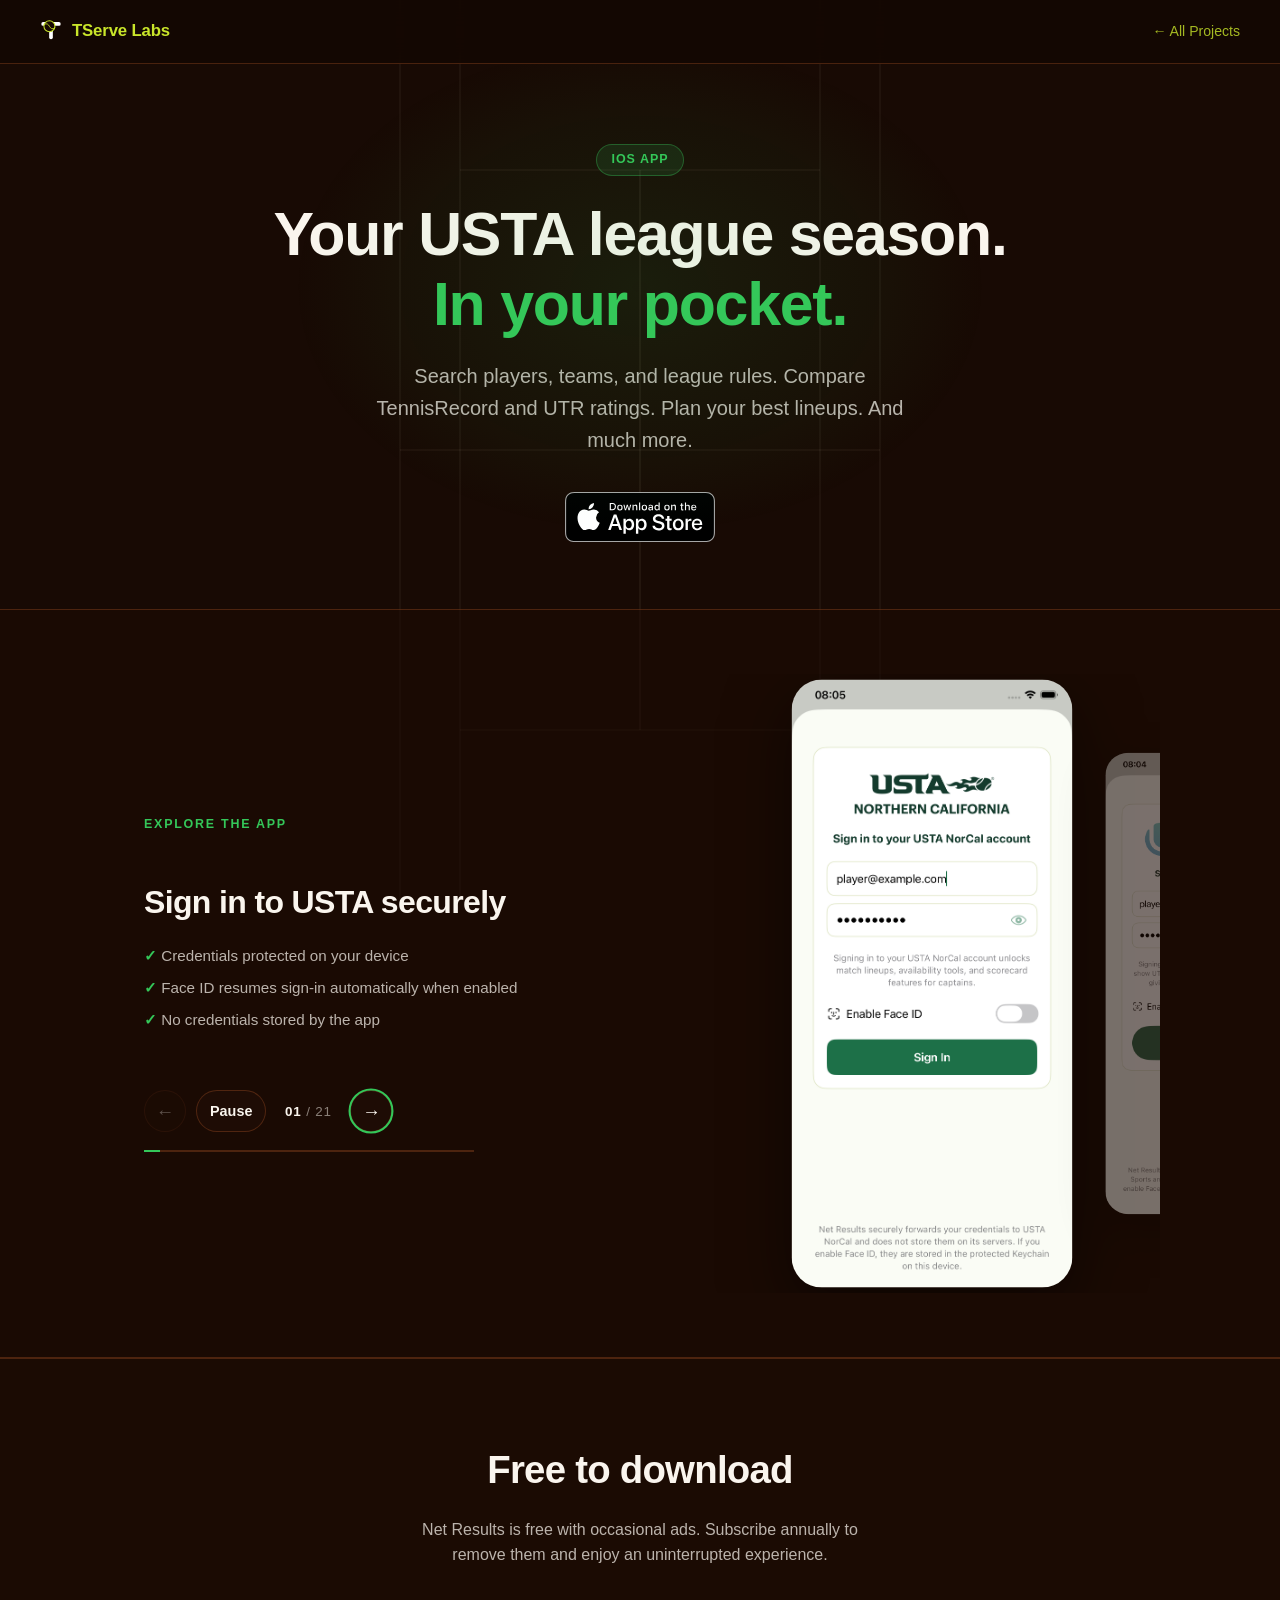
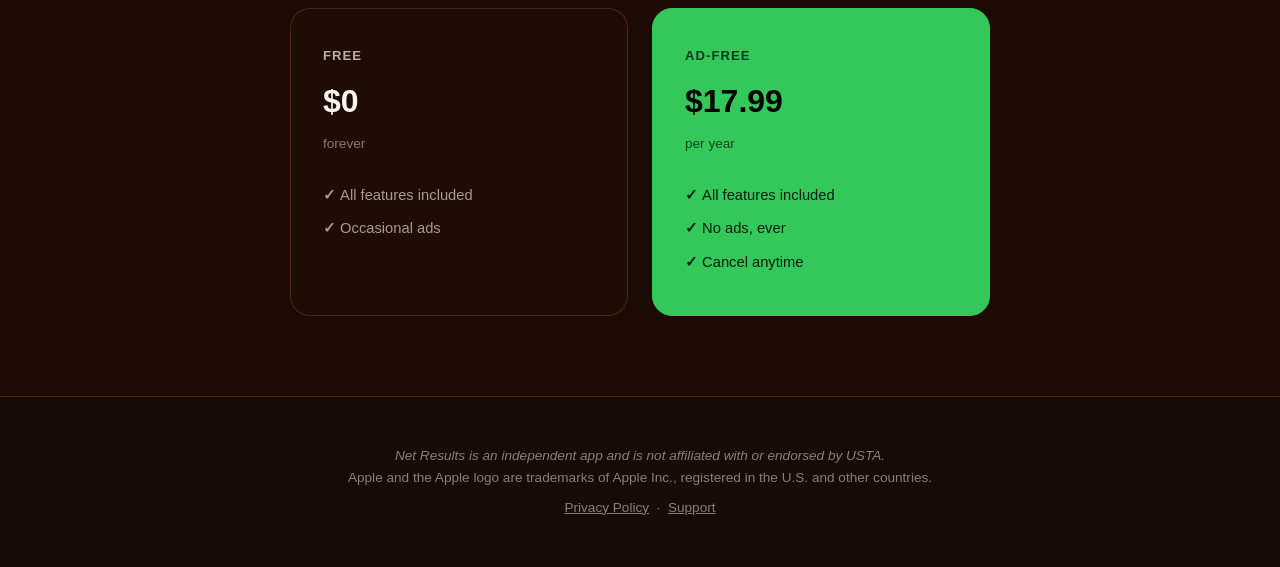
<file: net-results/index.html>
<!DOCTYPE html>
<html lang="en">
<head>
  <!-- Google tag (gtag.js) -->
  <script async src="https://www.googletagmanager.com/gtag/js?id=G-HS5K29XQVT"></script>
  <script>
    window.dataLayer = window.dataLayer || [];
    function gtag(){dataLayer.push(arguments);}
    gtag('js', new Date());
    gtag('config', 'G-HS5K29XQVT');
  </script>
  <meta charset="UTF-8">
  <meta name="viewport" content="width=device-width, initial-scale=1.0">
  <title>Net Results – USTA NorCal Tennis League Companion</title>
  <link rel="canonical" href="https://tservelabs.com/net-results/">
  <meta name="description" content="Net Results is an iOS companion for USTA NorCal tennis league players, with rosters, ratings, schedules, scores, and lineup planning.">
  <link rel="stylesheet" href="../space.css">
  <style>
    /* Net Results keeps its green tennis accent on the space background */
    .section-label { color: var(--green); }

    /* ── HERO ── */
    .hero {
      text-align: center;
      padding: 80px 24px 60px;
      overflow: hidden;
    }

    .hero::before {
      content: '';
      position: absolute;
      top: 50%; left: 50%;
      transform: translate(-50%, -60%);
      width: 700px; height: 500px;
      background: radial-gradient(ellipse, rgba(52,199,89,0.1) 0%, rgba(52,199,89,0.04) 50%, transparent 70%);
      pointer-events: none;
    }

    .hero .badge {
      display: inline-block;
      background: rgba(52,199,89,0.12);
      border: 1px solid rgba(52,199,89,0.35);
      color: var(--green);
      font-size: 0.78em;
      font-weight: 600;
      letter-spacing: 0.08em;
      text-transform: uppercase;
      padding: 5px 14px;
      border-radius: 20px;
      margin-bottom: 24px;
    }

    .hero h1 {
      font-size: clamp(2.2em, 6vw, 3.8em);
      font-weight: 700;
      letter-spacing: -0.02em;
      line-height: 1.15;
      margin-bottom: 20px;
    }

    .hero h1 span { color: var(--green); }

    .hero p {
      font-size: clamp(1em, 2.5vw, 1.25em);
      color: var(--mid);
      max-width: 560px;
      margin: 0 auto 36px;
    }

    .app-store-btn {
      display: inline-block;
      text-decoration: none;
    }
    .app-store-btn img { display: block; width: 150px; height: auto; }
    .app-store-btn:focus-visible { outline: 2px solid var(--green); outline-offset: 5px; }

    /* ── FEATURE CAROUSEL ── */
    .feature-carousel {
      padding: 64px 0;
      overflow: hidden;
      background: rgba(30,12,4,0.55);
      border-top: 1px solid var(--border);
      border-bottom: 1px solid var(--border);
      position: relative;
      z-index: 1;
    }

    .carousel-shell {
      width: min(100%, 1040px);
      margin: 0 auto;
      padding-left: 24px;
      display: grid;
      grid-template-columns: minmax(300px, 1fr) 456px;
      align-items: center;
      gap: 64px;
    }

    .carousel-copy-column { min-width: 0; }
    .carousel-label { text-align: left; margin-bottom: 16px; }

    .sr-only {
      position: absolute;
      width: 1px;
      height: 1px;
      padding: 0;
      margin: -1px;
      overflow: hidden;
      clip: rect(0, 0, 0, 0);
      white-space: nowrap;
      border: 0;
    }

    .carousel-copy-stage {
      display: grid;
      align-items: center;
    }

    .carousel-copy {
      grid-area: 1 / 1;
      visibility: hidden;
      opacity: 0;
      transform: translateY(8px);
      pointer-events: none;
      transition: opacity 260ms ease, transform 420ms cubic-bezier(0.22, 1, 0.36, 1), visibility 0s linear 420ms;
    }

    .carousel-copy.is-active {
      visibility: visible;
      opacity: 1;
      transform: translateY(0);
      pointer-events: auto;
      transition-delay: 120ms;
    }

    .carousel-copy h2 {
      font-size: clamp(1.4em, 3vw, 2em);
      font-weight: 700;
      letter-spacing: -0.02em;
      margin-bottom: 12px;
      color: var(--fg);
    }

    .carousel-title-row {
      display: flex;
      align-items: center;
      gap: 12px;
      flex-wrap: wrap;
      margin-bottom: 12px;
    }

    .carousel-title-row h2 { margin-bottom: 0; }

    .feature-access-badge {
      padding: 3px 9px;
      border: 1px solid rgba(52,199,89,0.4);
      border-radius: 999px;
      background: rgba(52,199,89,0.12);
      color: var(--green);
      font-size: 0.7em;
      font-weight: 700;
      letter-spacing: 0.05em;
      line-height: 1.4;
      text-transform: uppercase;
      white-space: nowrap;
    }

    .carousel-copy ul { list-style: none; padding: 0; }
    .carousel-copy ul li { font-size: 0.95em; color: var(--mid); padding: 4px 0; }
    .carousel-copy ul li::before { content: "✓ "; color: var(--green); font-weight: 700; }
    .carousel-copy ul li.feature-access-item {
      display: flex;
      align-items: center;
      gap: 6px;
      flex-wrap: wrap;
    }

    .carousel-controls {
      display: flex;
      align-items: center;
      gap: 10px;
      margin-top: 28px;
    }

    .carousel-control,
    .carousel-play {
      min-width: 42px;
      height: 42px;
      padding: 0 13px;
      border: 1px solid var(--border);
      border-radius: 21px;
      background: rgba(32,14,6,0.9);
      color: var(--fg);
      font: inherit;
      font-size: 0.9em;
      font-weight: 600;
      cursor: pointer;
      transition: border-color 160ms ease, background 160ms ease, opacity 160ms ease;
    }

    .carousel-control {
      width: 42px;
      padding: 0;
      position: relative;
      font-size: 1.15em;
    }

    .carousel-countdown {
      position: absolute;
      inset: -3px;
      width: 46px;
      height: 46px;
      overflow: visible;
      pointer-events: none;
      transform: rotate(-90deg);
    }

    .carousel-countdown-circle {
      fill: none;
      stroke: var(--green);
      stroke-width: 2;
      stroke-linecap: round;
      stroke-dasharray: 1;
      stroke-dashoffset: 1;
      opacity: 0;
    }

    .carousel-control.is-counting .carousel-countdown-circle {
      opacity: 1;
      animation: carousel-countdown var(--autoplay-delay) linear forwards;
    }

    @keyframes carousel-countdown {
      to { stroke-dashoffset: 0; }
    }

    .carousel-control:hover,
    .carousel-play:hover {
      border-color: rgba(52,199,89,0.65);
      background: rgba(52,199,89,0.1);
    }

    .carousel-control:focus-visible,
    .carousel-play:focus-visible,
    .carousel-shot:focus-visible {
      outline: 2px solid var(--green);
      outline-offset: 3px;
    }

    .carousel-control:disabled {
      opacity: 0.3;
      cursor: default;
      background: rgba(32,14,6,0.9);
      border-color: var(--border);
    }

    .carousel-counter {
      min-width: 64px;
      text-align: center;
      color: var(--dim);
      font-size: 0.84em;
      font-variant-numeric: tabular-nums;
      letter-spacing: 0.06em;
    }

    .carousel-counter-current { color: var(--fg); font-weight: 700; }

    .carousel-progress {
      width: min(100%, 330px);
      height: 2px;
      margin-top: 18px;
      overflow: hidden;
      background: var(--border);
    }

    .carousel-progress-fill {
      width: calc(100% / 18);
      height: 100%;
      background: var(--green);
      transform-origin: left;
      transition: width 500ms cubic-bezier(0.22, 1, 0.36, 1);
    }

    .carousel-viewport {
      width: 456px;
      max-width: 100vw;
      padding: 28px 0;
      overflow: hidden;
      touch-action: pan-y;
      cursor: grab;
    }

    .carousel-viewport.is-dragging { cursor: grabbing; }

    .carousel-track {
      --shot-width: 260px;
      --shot-gap: 20px;
      display: flex;
      align-items: center;
      gap: var(--shot-gap);
      width: max-content;
      transition: transform 700ms cubic-bezier(0.22, 1, 0.36, 1);
      will-change: transform;
    }

    .carousel-track.is-jumping,
    .carousel-track.is-dragging { transition: none; }

    .carousel-shot {
      width: var(--shot-width);
      flex: 0 0 var(--shot-width);
      padding: 0;
      border: 0;
      border-radius: 28px;
      background: transparent;
      opacity: 0.08;
      filter: saturate(0.65);
      transform: scale(0.72);
      transform-origin: center;
      cursor: pointer;
      transition: opacity 500ms ease, filter 500ms ease, transform 700ms cubic-bezier(0.22, 1, 0.36, 1);
    }

    .carousel-shot.is-neighbor { opacity: 0.42; transform: scale(0.82); }
    .carousel-shot.is-active { opacity: 1; filter: none; transform: scale(1.08); cursor: default; }

    .carousel-shot img {
      width: 100%;
      height: auto;
      border-radius: 28px;
      box-shadow: 0 20px 60px rgba(0,0,0,0.5);
      display: block;
      pointer-events: none;
    }


    /* ── PRICING ── */
    .pricing {
      text-align: center;
      padding: 80px 24px;
      background: rgba(30,12,4,0.6);
      border-top: 1px solid var(--border);
      position: relative;
      z-index: 1;
    }

    .pricing h2 {
      font-size: clamp(1.6em, 4vw, 2.4em);
      font-weight: 700;
      letter-spacing: -0.02em;
      margin-bottom: 16px;
      color: var(--fg);
    }

    .pricing > p { color: var(--mid); max-width: 480px; margin: 0 auto 40px; }

    .pricing-cards {
      display: flex;
      gap: 24px;
      justify-content: center;
      flex-wrap: wrap;
      max-width: 700px;
      margin: 0 auto;
    }

    .pricing-card {
      background: var(--panel);
      border: 1px solid var(--border);
      border-radius: 20px;
      padding: 36px 32px;
      flex: 1;
      min-width: 240px;
      text-align: left;
    }

    .pricing-card.featured {
      background: var(--green);
      border-color: var(--green);
      color: #000;
    }

    .pricing-card .plan-name {
      font-size: 0.82em;
      font-weight: 700;
      letter-spacing: 0.08em;
      text-transform: uppercase;
      opacity: 0.7;
      margin-bottom: 10px;
    }

    .pricing-card .plan-price { font-size: 2em; font-weight: 700; margin-bottom: 6px; color: var(--fg); }
    .pricing-card.featured .plan-price { color: #000; }
    .pricing-card .plan-period { font-size: 0.85em; opacity: 0.65; margin-bottom: 24px; color: var(--mid); }
    .pricing-card.featured .plan-period { color: #000; }
    .pricing-card ul { list-style: none; padding: 0; }
    .pricing-card ul li { font-size: 0.92em; padding: 5px 0; opacity: 0.85; color: var(--mid); }
    .pricing-card.featured ul li { color: #000; }
    .pricing-card ul li::before { content: "✓ "; font-weight: 700; }

    @media (max-width: 900px) {
      .feature-carousel { padding: 48px 0 56px; }

      .carousel-shell {
        width: 100%;
        padding-left: 0;
        grid-template-columns: 1fr;
        gap: 36px;
      }

      .carousel-copy-stage,
      .carousel-controls,
      .carousel-progress {
        margin-left: 24px;
        margin-right: 24px;
      }

      .carousel-label { text-align: center; }
      .carousel-title-row { justify-content: center; }
      .carousel-copy { text-align: center; }
      .carousel-copy ul { display: inline-block; text-align: left; }
      .carousel-controls { justify-content: center; }
      .carousel-progress { width: auto; }

      .carousel-viewport {
        width: min(100vw, 456px);
        margin: 0 auto;
      }

      .carousel-track {
        --shot-width: clamp(182.5px, calc(62.5vw - 17.5px), 267.5px);
        --shot-gap: 14px;
      }
    }

    @media (prefers-reduced-motion: reduce) {
      .carousel-copy,
      .carousel-track,
      .carousel-shot,
      .carousel-progress-fill {
        transition: none;
      }

      .carousel-countdown-circle { animation: none !important; }
    }
  </style>
</head>
<body>

  <canvas id="sf"></canvas>
  <script>
  (function(){var c=document.getElementById('sf'),x=c.getContext('2d');
  function draw(){c.width=innerWidth;c.height=innerHeight;
  var w=Math.min(c.width*0.65,480),h=w*(78/36),l=(c.width-w)/2,t=(c.height-h)/2,
      a=w*(4.5/36),d=w*(21/36),m=w*((4/12)/36),cx=l+w/2,cy=t+h/2,
      lineWidth=Math.max(1.5,w/288),centerWidth=Math.max(2,w/216);
  function line(x1,y1,x2,y2,width){x.lineWidth=width;x.beginPath();x.moveTo(x1,y1);x.lineTo(x2,y2);x.stroke();}
  x.strokeStyle='rgba(255,230,200,0.055)';
  line(l,t,l,t+h,lineWidth);line(l+w,t,l+w,t+h,lineWidth);
  line(l,t,l+w,t,centerWidth);line(l,t+h,l+w,t+h,centerWidth);
  line(l+a,t,l+a,t+h,lineWidth);line(l+w-a,t,l+w-a,t+h,lineWidth);
  line(l,cy,l+w,cy,lineWidth);
  line(l+a,cy-d,l+w-a,cy-d,lineWidth);line(l+a,cy+d,l+w-a,cy+d,lineWidth);
  line(cx,cy-d,cx,cy+d,centerWidth);
  line(cx,t,cx,t+m,centerWidth);line(cx,t+h,cx,t+h-m,centerWidth);}
  draw();addEventListener('resize',draw);})();
  </script>

  <nav>
    <a href="../" class="nav-logo">
      <img src="../logo.svg" width="22" height="22" alt="TServe Labs logo">
      TServe Labs
    </a>
    <a href="../" class="nav-back">← All Projects</a>
  </nav>

  <!-- HERO -->
  <section class="hero">
    <div class="badge">iOS App</div>
    <h1>Your USTA league season.<br><span>In your pocket.</span></h1>
    <p>Search players, teams, and league rules. Compare TennisRecord and UTR ratings. Plan your best lineups. And much more.</p>
    <a href="https://apps.apple.com/us/app/net-results/id6760581696" class="app-store-btn" data-provider-token="128653198"><img src="images/app-store-badge.svg" alt="Download on the App Store" width="150" height="50"></a>
  </section>

  <!-- FEATURE CAROUSEL -->
  <section id="features" class="feature-carousel" role="region" aria-label="Net Results features" aria-roledescription="carousel">
    <div class="carousel-shell">
      <div class="carousel-copy-column">
        <p class="section-label carousel-label">Explore the app</p>
        <div class="carousel-copy-stage" aria-live="off" aria-atomic="true">
          <!-- BEGIN GENERATED TOUR COPY -->
          <article id="usta-sign-in" class="carousel-copy is-active" data-slide="0" aria-hidden="false">
            <h2>Sign in to USTA securely</h2>
            <ul>
              <li>Credentials protected on your device</li>
              <li>Face ID resumes sign-in automatically when enabled</li>
              <li>No credentials stored by the app</li>
            </ul>
          </article>

          <article id="utr-sign-in" class="carousel-copy" data-slide="1" aria-hidden="true">
            <h2>Bring UTR ratings along</h2>
            <ul>
              <li>Ratings on profiles and rosters</li>
              <li>Face ID resumes sign-in automatically when enabled</li>
              <li>No credentials stored by the app</li>
            </ul>
          </article>

          <article id="home" class="carousel-copy" data-slide="2" aria-hidden="true">
            <h2>Your season starts here</h2>
            <ul>
              <li>Your NTRP, TennisRecord, and UTR ratings</li>
              <li>Current, upcoming, and past teams</li>
              <li>Separate Future matches and Past results tabs</li>
            </ul>
          </article>

          <article id="match-filters" class="carousel-copy" data-slide="3" aria-hidden="true">
            <h2>Find the matches that matter</h2>
            <ul>
              <li>Filter by partner, opponent, team level, and venue</li>
              <li>Search each filter by name</li>
              <li>See filtered totals and records</li>
            </ul>
          </article>

          <article id="future-matches" class="carousel-copy" data-slide="4" aria-hidden="true">
            <h2>See what’s next on court</h2>
            <ul>
              <li>Upcoming matches across your teams in date order</li>
              <li>Filter by team level and venue</li>
              <li>Manage availability across matches in compact cards</li>
            </ul>
          </article>

          <article id="profile" class="carousel-copy" data-slide="5" aria-hidden="true">
            <h2>All your teams, one view</h2>
            <ul>
              <li>Your win–loss records at a glance</li>
              <li>Export your upcoming matches to Calendar</li>
              <li>Tap the tennis ball for venue ratings</li>
            </ul>
          </article>

          <article id="team" class="carousel-copy" data-slide="6" aria-hidden="true">
            <h2>Everything about every team</h2>
            <ul>
              <li>Record and full schedule</li>
              <li>Upcoming and completed matches</li>
              <li>Roster, standings, and scorecards</li>
            </ul>
          </article>

          <article id="team-comparison" class="carousel-copy" data-slide="7" aria-hidden="true">
            <h2>Compare team strengths</h2>
            <ul>
              <li>Compare teams using TennisRecord, UTR singles, or UTR doubles</li>
              <li>See each team’s rating range and average</li>
              <li>Filter by NTRP level and gender</li>
            </ul>
          </article>

          <article id="roster" class="carousel-copy" data-slide="8" aria-hidden="true">
            <h2>Scout the full roster</h2>
            <ul>
              <li>Sort by name, gender, results, and ratings</li>
              <li>Review an opponent’s roster</li>
              <li>Expand recent match history</li>
            </ul>
          </article>

          <article id="player-detail" class="carousel-copy" data-slide="9" aria-hidden="true">
            <h2>See beyond the rating</h2>
            <ul>
              <li>Individual win–loss record</li>
              <li>Detailed scorecards</li>
              <li>TennisRecord and UTR ratings for all players</li>
            </ul>
          </article>

          <article id="results" class="carousel-copy" data-slide="10" aria-hidden="true">
            <h2>Know a team’s history</h2>
            <ul>
              <li>Players, opponents, and scores</li>
              <li>TennisRecord and UTR ratings</li>
              <li class="feature-access-item">
                <span>Enter and verify scores</span>
                <span class="feature-access-badge">For captains &amp; co-captains</span>
              </li>
            </ul>
          </article>

          <article id="availability" class="carousel-copy" data-slide="11" aria-hidden="true">
            <h2>Know what’s next</h2>
            <ul>
              <li>Time, location, and captain notes</li>
              <li>One-tap directions in Maps</li>
              <li>Update your availability with a single tap</li>
            </ul>
          </article>

          <article id="venue-ratings" class="carousel-copy" data-slide="12" aria-hidden="true">
            <h2>Scout your match venues</h2>
            <ul>
              <li>Scores for water, restrooms, lights, courts, and food</li>
              <li>Overall venue score</li>
              <li>Share your name—or keep it to initials</li>
            </ul>
          </article>

          <article id="venue-profile" class="carousel-copy" data-slide="13" aria-hidden="true">
            <h2>Explore a venue’s teams and matches</h2>
            <ul>
              <li>Browse teams and match schedules by venue</li>
              <li>Filter matches by team, opponent, and level</li>
              <li>Open maps and check current weather</li>
            </ul>
          </article>

          <article id="planner" class="carousel-copy" data-slide="14" aria-hidden="true">
            <h2>Plan a match lineup</h2>
            <ul>
              <li>Team availability as a starting point</li>
              <li>Lineup composition rules enforced</li>
              <li>TennisRecord ratings and recent partner records considered</li>
            </ul>
          </article>

          <article id="captain-lineup" class="carousel-copy" data-slide="15" aria-hidden="true">
            <div class="carousel-title-row">
              <h2>Set the match lineup</h2>
              <span class="feature-access-badge">For captains &amp; co-captains</span>
            </div>
            <ul>
              <li>Drag available players into every line</li>
              <li>Lineup composition rules enforced</li>
              <li>Add notes and control team visibility</li>
            </ul>
          </article>

          <article id="sharing" class="carousel-copy" data-slide="16" aria-hidden="true">
            <h2>Share the lineup in a tap</h2>
            <ul>
              <li>Choose details for your team or opponents</li>
              <li>Share venue, weather, and notes with your team</li>
              <li>Send through Messages or other apps</li>
            </ul>
          </article>

          <article id="search" class="carousel-copy" data-slide="17" aria-hidden="true">
            <h2>Find a player or team in seconds</h2>
            <ul>
              <li>Players and teams together</li>
              <li>Location and rating at a glance</li>
              <li>Direct links to profiles and teams</li>
            </ul>
          </article>

          <article id="account-controls" class="carousel-copy" data-slide="18" aria-hidden="true">
            <h2>Make your app your own</h2>
            <ul>
              <li>Choose the ratings you want to see</li>
              <li>Control match and practice reminders</li>
              <li>Manage team availability updates for captains</li>
            </ul>
          </article>

          <article id="issue-reporting" class="carousel-copy" data-slide="19" aria-hidden="true">
            <h2>Report issues with context</h2>
            <ul>
              <li>Send problems, ideas, questions—or even praise</li>
              <li>Screenshot and relevant network diagnostics automatically included</li>
              <li>Preview everything before sending</li>
            </ul>
          </article>

          <article id="regulations-search" class="carousel-copy" data-slide="20" aria-hidden="true">
            <h2>Find the rule when it matters</h2>
            <ul>
              <li>Search the bundled USTA league regulations</li>
              <li>See every match highlighted in the document</li>
              <li>Jump between results without losing your place</li>
            </ul>
          </article>
          <!-- END GENERATED TOUR COPY -->
        </div>

        <div class="carousel-controls" role="group" aria-label="Carousel controls">
          <button class="carousel-control" type="button" data-action="previous" aria-label="Previous feature" disabled>←</button>
          <button class="carousel-play" type="button" data-action="play">Pause</button>
          <div class="carousel-counter" aria-live="off">
            <span class="carousel-counter-current">01</span>
            <span aria-hidden="true"> / </span>
            <span class="sr-only"> of </span>
            <span>21</span>
          </div>
          <button class="carousel-control" type="button" data-action="next" aria-label="Next feature">
            <span aria-hidden="true">→</span>
            <svg class="carousel-countdown" viewBox="0 0 44 44" aria-hidden="true">
              <circle class="carousel-countdown-circle" cx="22" cy="22" r="20.5" pathLength="1"></circle>
            </svg>
          </button>
        </div>
        <div class="carousel-progress" role="progressbar" aria-label="Feature 1 of 21" aria-valuemin="1" aria-valuemax="21" aria-valuenow="1">
          <div class="carousel-progress-fill"></div>
        </div>
      </div>

      <div class="carousel-viewport" role="group" aria-label="Feature screenshots">
        <div class="carousel-track">
          <!-- BEGIN GENERATED TOUR SCREENSHOTS -->
          <button class="carousel-shot is-active" type="button" data-index="0" tabindex="-1" aria-current="true" aria-label="Current feature: Sign in to USTA securely">
            <img src="screenshots/09-usta-sign-in.png" alt="USTA NorCal sign-in with Face ID credential protection" width="1242" height="2688">
          </button>
          <button class="carousel-shot is-neighbor" type="button" data-index="1" aria-label="Show next feature: Bring UTR ratings along">
            <img src="screenshots/10-utr-sign-in.png" alt="UTR Sports sign-in with Face ID credential protection" width="1242" height="2688" loading="lazy">
          </button>
          <button class="carousel-shot" type="button" data-index="2" tabindex="-1" aria-label="Show feature: Your season starts here">
            <img src="screenshots/16-home.png" alt="Net Results home screen with player ratings, record, and teams" width="1242" height="2688" loading="lazy">
          </button>
          <button class="carousel-shot" type="button" data-index="3" tabindex="-1" aria-label="Show feature: Find the matches that matter">
            <img src="screenshots/07-player-match-filters.png" alt="Past results filtered by venue, with all four filters, highlighted totals, and a complete match result" width="1242" height="2688" loading="lazy">
          </button>
          <button class="carousel-shot" type="button" data-index="4" tabindex="-1" aria-label="Show feature: See what’s next on court">
            <img src="screenshots/21-future-matches.png" alt="Future matches with team level and venue filters, Manage availability enabled, and compact match cards with availability choices" width="1242" height="2688" loading="lazy">
          </button>
          <button class="carousel-shot" type="button" data-index="5" tabindex="-1" aria-label="Show feature: All your teams, one view">
            <img src="screenshots/01-home-team-expanded.png" alt="Profile with teams expanded" width="1242" height="2688" loading="lazy">
          </button>
          <button class="carousel-shot" type="button" data-index="6" tabindex="-1" aria-label="Show feature: Everything about every team">
            <img src="screenshots/13-team.png" alt="Team view" width="1242" height="2688" loading="lazy">
          </button>
          <button class="carousel-shot" type="button" data-index="7" tabindex="-1" aria-label="Show feature: Compare team strengths">
            <img src="screenshots/03-team-comparison.png" alt="Team strength comparison" width="1242" height="2688" loading="lazy">
          </button>
          <button class="carousel-shot" type="button" data-index="8" tabindex="-1" aria-label="Show feature: Scout the full roster">
            <img src="screenshots/05-team-roster.png" alt="Team roster" width="1242" height="2688" loading="lazy">
          </button>
          <button class="carousel-shot" type="button" data-index="9" tabindex="-1" aria-label="Show feature: See beyond the rating">
            <img src="screenshots/15-team-roster-player-expanded.png" alt="Roster player expanded" width="1242" height="2688" loading="lazy">
          </button>
          <button class="carousel-shot" type="button" data-index="10" tabindex="-1" aria-label="Show feature: Know a team’s history">
            <img src="screenshots/08-team-result-expanded.png" alt="Match result expanded" width="1242" height="2688" loading="lazy">
          </button>
          <button class="carousel-shot" type="button" data-index="11" tabindex="-1" aria-label="Show feature: Know what’s next">
            <img src="screenshots/11-team-upcoming-expanded.png" alt="Upcoming match expanded" width="1242" height="2688" loading="lazy">
          </button>
          <button class="carousel-shot" type="button" data-index="12" tabindex="-1" aria-label="Show feature: Scout your match venues">
            <img src="screenshots/06-venue-ratings.png" alt="Venue rating form with tennis-ball category scores" width="1242" height="2688" loading="lazy">
          </button>
          <button class="carousel-shot" type="button" data-index="13" tabindex="-1" aria-label="Show feature: Explore a venue’s teams and matches">
            <img src="screenshots/20-venue-profile.png" alt="Venue profile with team, opponent, and level filters, upcoming matches, maps, and current weather" width="1242" height="2688" loading="lazy">
          </button>
          <button class="carousel-shot" type="button" data-index="14" tabindex="-1" aria-label="Show feature: Plan a match lineup">
            <img src="screenshots/02-lineup-planner.png" alt="Lineup planner with a proposed lineup" width="1242" height="2688" loading="lazy">
          </button>
          <button class="carousel-shot" type="button" data-index="15" tabindex="-1" aria-label="Show feature: Set the match lineup">
            <img src="screenshots/18-lineup-planner-captain.png" alt="Captain lineup planner with player slot menus, saved pairings, notes, and visibility controls" width="1242" height="2688" loading="lazy">
          </button>
          <button class="carousel-shot" type="button" data-index="16" tabindex="-1" aria-label="Show feature: Share the lineup in a tap">
            <img src="screenshots/04-lineup-sharing.png" alt="Lineup sharing with team and opponent audiences, a Home match label, venue, weather, and the complete lineup" width="1242" height="2688" loading="lazy">
          </button>
          <button class="carousel-shot" type="button" data-index="17" tabindex="-1" aria-label="Show feature: Find a player or team in seconds">
            <img src="screenshots/12-search-results.png" alt="Player and team search results" width="1242" height="2688" loading="lazy">
          </button>
          <button class="carousel-shot" type="button" data-index="18" tabindex="-1" aria-label="Show feature: Make your app your own">
            <img src="screenshots/14-settings.png" alt="Settings with rating preferences and notification switches, including reminder timing and team availability changes" width="1242" height="2688" loading="lazy">
          </button>
          <button class="carousel-shot" type="button" data-index="19" tabindex="-1" aria-label="Show feature: Report issues with context">
            <img src="screenshots/17-report-issue.png" alt="In-app issue report with description and diagnostic context" width="1242" height="2688" loading="lazy">
          </button>
          <button class="carousel-shot" type="button" data-index="20" tabindex="-1" aria-label="Show feature: Find the rule when it matters">
            <img src="screenshots/19-regulations-search.png" alt="USTA league regulations with highlighted search results and result navigation" width="1242" height="2688" loading="lazy">
          </button>
          <!-- END GENERATED TOUR SCREENSHOTS -->
        </div>
      </div>
    </div>
  </section>

  <!-- PRICING -->
  <section class="pricing">
    <h2>Free to download</h2>
    <p>Net Results is free with occasional ads. Subscribe annually to remove them and enjoy an uninterrupted experience.</p>
    <div class="pricing-cards">
      <div class="pricing-card">
        <div class="plan-name">Free</div>
        <div class="plan-price">$0</div>
        <div class="plan-period">forever</div>
        <ul>
          <li>All features included</li>
          <li>Occasional ads</li>
        </ul>
      </div>
      <div class="pricing-card featured">
        <div class="plan-name">Ad-Free</div>
        <div class="plan-price">$17.99</div>
        <div class="plan-period">per year</div>
        <ul>
          <li>All features included</li>
          <li>No ads, ever</li>
          <li>Cancel anytime</li>
        </ul>
      </div>
    </div>
  </section>

  <!-- FOOTER -->
  <footer>
    <p><em>Net Results is an independent app and is not affiliated with or endorsed by USTA.</em></p>
    <p>Apple and the Apple logo are trademarks of Apple Inc., registered in the U.S. and other countries.</p>
    <p style="margin-top: 8px;">
      <a href="privacy/">Privacy Policy</a> &nbsp;·&nbsp;
      <a href="https://github.com/ycombinator/net-results-app/issues">Support</a>
    </p>
  </footer>

  <script>
  (function () {
    var downloadLink = document.querySelector('.app-store-btn');
    if (!downloadLink) return;

    var landingParams = new URLSearchParams(window.location.search);
    var source = landingParams.get('utm_source');
    var campaign = landingParams.get('utm_campaign');
    if (!source && !campaign) return;

    // Apple reports one campaign token. Use short UTM values so the pair fits.
    var token = [source, campaign].filter(Boolean).join('__');
    if (!/^[A-Za-z0-9_-]{1,30}$/.test(token)) return;

    var appStoreURL = new URL(downloadLink.href);
    appStoreURL.searchParams.set('ct', token);
    var providerToken = downloadLink.dataset.providerToken;
    if (providerToken) appStoreURL.searchParams.set('pt', providerToken);
    downloadLink.href = appStoreURL.toString();
  })();
  </script>

  <script>
  (function () {
    var carousel = document.querySelector('.feature-carousel');
    if (!carousel) return;

    var copies = Array.from(carousel.querySelectorAll('.carousel-copy'));
    var shots = Array.from(carousel.querySelectorAll('.carousel-shot'));
    var copyStage = carousel.querySelector('.carousel-copy-stage');
    var viewport = carousel.querySelector('.carousel-viewport');
    var track = carousel.querySelector('.carousel-track');
    var previousButton = carousel.querySelector('[data-action="previous"]');
    var nextButton = carousel.querySelector('[data-action="next"]');
    var playButton = carousel.querySelector('[data-action="play"]');
    var counter = carousel.querySelector('.carousel-counter-current');
    var progress = carousel.querySelector('.carousel-progress');
    var progressFill = carousel.querySelector('.carousel-progress-fill');
    var reducedMotion = window.matchMedia('(prefers-reduced-motion: reduce)');
    var slideCount = shots.length;
    var autoplayDelay = 12000;
    var currentIndex = 0;
    var timer = null;
    var isPlaying = !reducedMotion.matches;
    var isFocusPaused = false;
    var trackOffset = 0;
    var pointerStartX = null;
    var pointerDeltaX = 0;
    var pointerId = null;
    var suppressClick = false;

    carousel.style.setProperty('--autoplay-delay', autoplayDelay + 'ms');

    function titleAt(index) {
      return copies[index].querySelector('h2').textContent;
    }

    function updatePlayButton() {
      playButton.textContent = isPlaying ? 'Pause' : 'Play';
      playButton.setAttribute('aria-label', isPlaying ? 'Pause automatic slide advancement' : 'Play automatic slide advancement');
      playButton.hidden = reducedMotion.matches;
      copyStage.setAttribute('aria-live', isPlaying ? 'off' : 'polite');
    }

    function positionTrack(animate) {
      var activeShot = shots[currentIndex];
      if (!activeShot) return;

      trackOffset = viewport.clientWidth / 2 - (activeShot.offsetLeft + activeShot.offsetWidth / 2);
      if (!animate) track.classList.add('is-jumping');
      track.style.transform = 'translate3d(' + trackOffset + 'px, 0, 0)';

      if (!animate) {
        requestAnimationFrame(function () {
          requestAnimationFrame(function () {
            track.classList.remove('is-jumping');
          });
        });
      }
    }

    function updateCarousel(animate) {
      copies.forEach(function (copy, index) {
        var isActive = index === currentIndex;
        copy.classList.toggle('is-active', isActive);
        copy.setAttribute('aria-hidden', String(!isActive));
      });

      shots.forEach(function (shot, index) {
        var distance = Math.abs(index - currentIndex);
        var isActive = distance === 0;
        var isNeighbor = distance === 1;

        shot.classList.toggle('is-active', isActive);
        shot.classList.toggle('is-neighbor', isNeighbor);
        shot.tabIndex = isNeighbor ? 0 : -1;
        shot.setAttribute('aria-hidden', String(!(isActive || isNeighbor)));

        if (isActive) {
          shot.setAttribute('aria-current', 'true');
          shot.setAttribute('aria-label', 'Current feature: ' + titleAt(index));
        } else {
          shot.removeAttribute('aria-current');
          var direction = index < currentIndex ? 'previous' : 'next';
          shot.setAttribute('aria-label', 'Show ' + direction + ' feature: ' + titleAt(index));
        }
      });

      previousButton.disabled = currentIndex === 0;
      nextButton.disabled = currentIndex === slideCount - 1;
      counter.textContent = String(currentIndex + 1).padStart(2, '0');
      progress.setAttribute('aria-valuenow', String(currentIndex + 1));
      progress.setAttribute('aria-label', 'Feature ' + (currentIndex + 1) + ' of ' + slideCount);
      progressFill.style.width = ((currentIndex + 1) / slideCount * 100) + '%';
      positionTrack(animate);
    }

    function clearAutoplay() {
      window.clearTimeout(timer);
      timer = null;
      nextButton.classList.remove('is-counting');
    }

    function startCountdown() {
      nextButton.classList.remove('is-counting');
      void nextButton.offsetWidth;
      nextButton.classList.add('is-counting');
    }

    function scheduleAutoplay() {
      clearAutoplay();
      if (!isPlaying || isFocusPaused || document.hidden) return;

      if (currentIndex === slideCount - 1) {
        isPlaying = false;
        updatePlayButton();
        return;
      }

      timer = window.setTimeout(function () {
        goTo(currentIndex + 1, false);
      }, autoplayDelay);
      startCountdown();
    }

    function setPlaying(nextPlaying) {
      isPlaying = nextPlaying && !reducedMotion.matches;
      clearAutoplay();

      if (isPlaying && currentIndex === slideCount - 1) {
        currentIndex = 0;
        updateCarousel(false);
      }

      updatePlayButton();
      scheduleAutoplay();
    }

    function goTo(nextIndex, userInitiated) {
      var boundedIndex = Math.max(0, Math.min(nextIndex, slideCount - 1));
      if (boundedIndex === currentIndex) {
        positionTrack(true);
        return;
      }

      if (userInitiated) {
        isPlaying = false;
        updatePlayButton();
      }

      currentIndex = boundedIndex;
      updateCarousel(true);
      scheduleAutoplay();
    }

    previousButton.addEventListener('click', function () {
      goTo(currentIndex - 1, true);
    });

    nextButton.addEventListener('click', function () {
      goTo(currentIndex + 1, true);
    });

    playButton.addEventListener('click', function () {
      isFocusPaused = false;
      setPlaying(!isPlaying);
    });

    shots.forEach(function (shot) {
      shot.addEventListener('click', function (event) {
        if (suppressClick) {
          event.preventDefault();
          return;
        }
        goTo(Number(shot.dataset.index), true);
      });
    });

    carousel.addEventListener('keydown', function (event) {
      if (event.key === 'ArrowLeft') {
        event.preventDefault();
        goTo(currentIndex - 1, true);
      } else if (event.key === 'ArrowRight') {
        event.preventDefault();
        goTo(currentIndex + 1, true);
      } else if (event.key === 'Home') {
        event.preventDefault();
        goTo(0, true);
      } else if (event.key === 'End') {
        event.preventDefault();
        goTo(slideCount - 1, true);
      }
    });

    carousel.addEventListener('focusin', function () {
      isFocusPaused = true;
      clearAutoplay();
    });

    carousel.addEventListener('focusout', function (event) {
      if (!carousel.contains(event.relatedTarget)) {
        isFocusPaused = false;
        scheduleAutoplay();
      }
    });

    viewport.addEventListener('pointerdown', function (event) {
      if (event.pointerType === 'mouse' && event.button !== 0) return;
      pointerStartX = event.clientX;
      pointerDeltaX = 0;
      pointerId = event.pointerId;
      suppressClick = false;
      viewport.setPointerCapture(pointerId);
    });

    viewport.addEventListener('pointermove', function (event) {
      if (pointerStartX === null || event.pointerId !== pointerId) return;
      pointerDeltaX = event.clientX - pointerStartX;

      if (Math.abs(pointerDeltaX) > 8) {
        suppressClick = true;
        viewport.classList.add('is-dragging');
        track.classList.add('is-dragging');
        track.style.transform = 'translate3d(' + (trackOffset + pointerDeltaX * 0.72) + 'px, 0, 0)';
      }
    });

    function finishPointer(event) {
      if (pointerStartX === null || event.pointerId !== pointerId) return;

      var swipeDistance = pointerDeltaX;
      pointerStartX = null;
      pointerDeltaX = 0;
      pointerId = null;
      viewport.classList.remove('is-dragging');
      track.classList.remove('is-dragging');

      if (swipeDistance < -45) {
        goTo(currentIndex + 1, true);
      } else if (swipeDistance > 45) {
        goTo(currentIndex - 1, true);
      } else {
        positionTrack(true);
      }

      window.setTimeout(function () {
        suppressClick = false;
      }, 0);
    }

    viewport.addEventListener('pointerup', finishPointer);
    viewport.addEventListener('pointercancel', finishPointer);

    document.addEventListener('visibilitychange', function () {
      if (document.hidden) clearAutoplay();
      else scheduleAutoplay();
    });

    window.addEventListener('resize', function () {
      positionTrack(false);
    });

    reducedMotion.addEventListener('change', function (event) {
      if (event.matches) isPlaying = false;
      updatePlayButton();
      scheduleAutoplay();
      positionTrack(false);
    });

    var hashIndex = copies.findIndex(function (copy) {
      return copy.id && '#' + copy.id === window.location.hash;
    });

    if (hashIndex > 0) {
      currentIndex = hashIndex;
      isPlaying = false;
    }

    updatePlayButton();
    updateCarousel(false);
    scheduleAutoplay();
  })();
  </script>

</body>
</html>
</file>
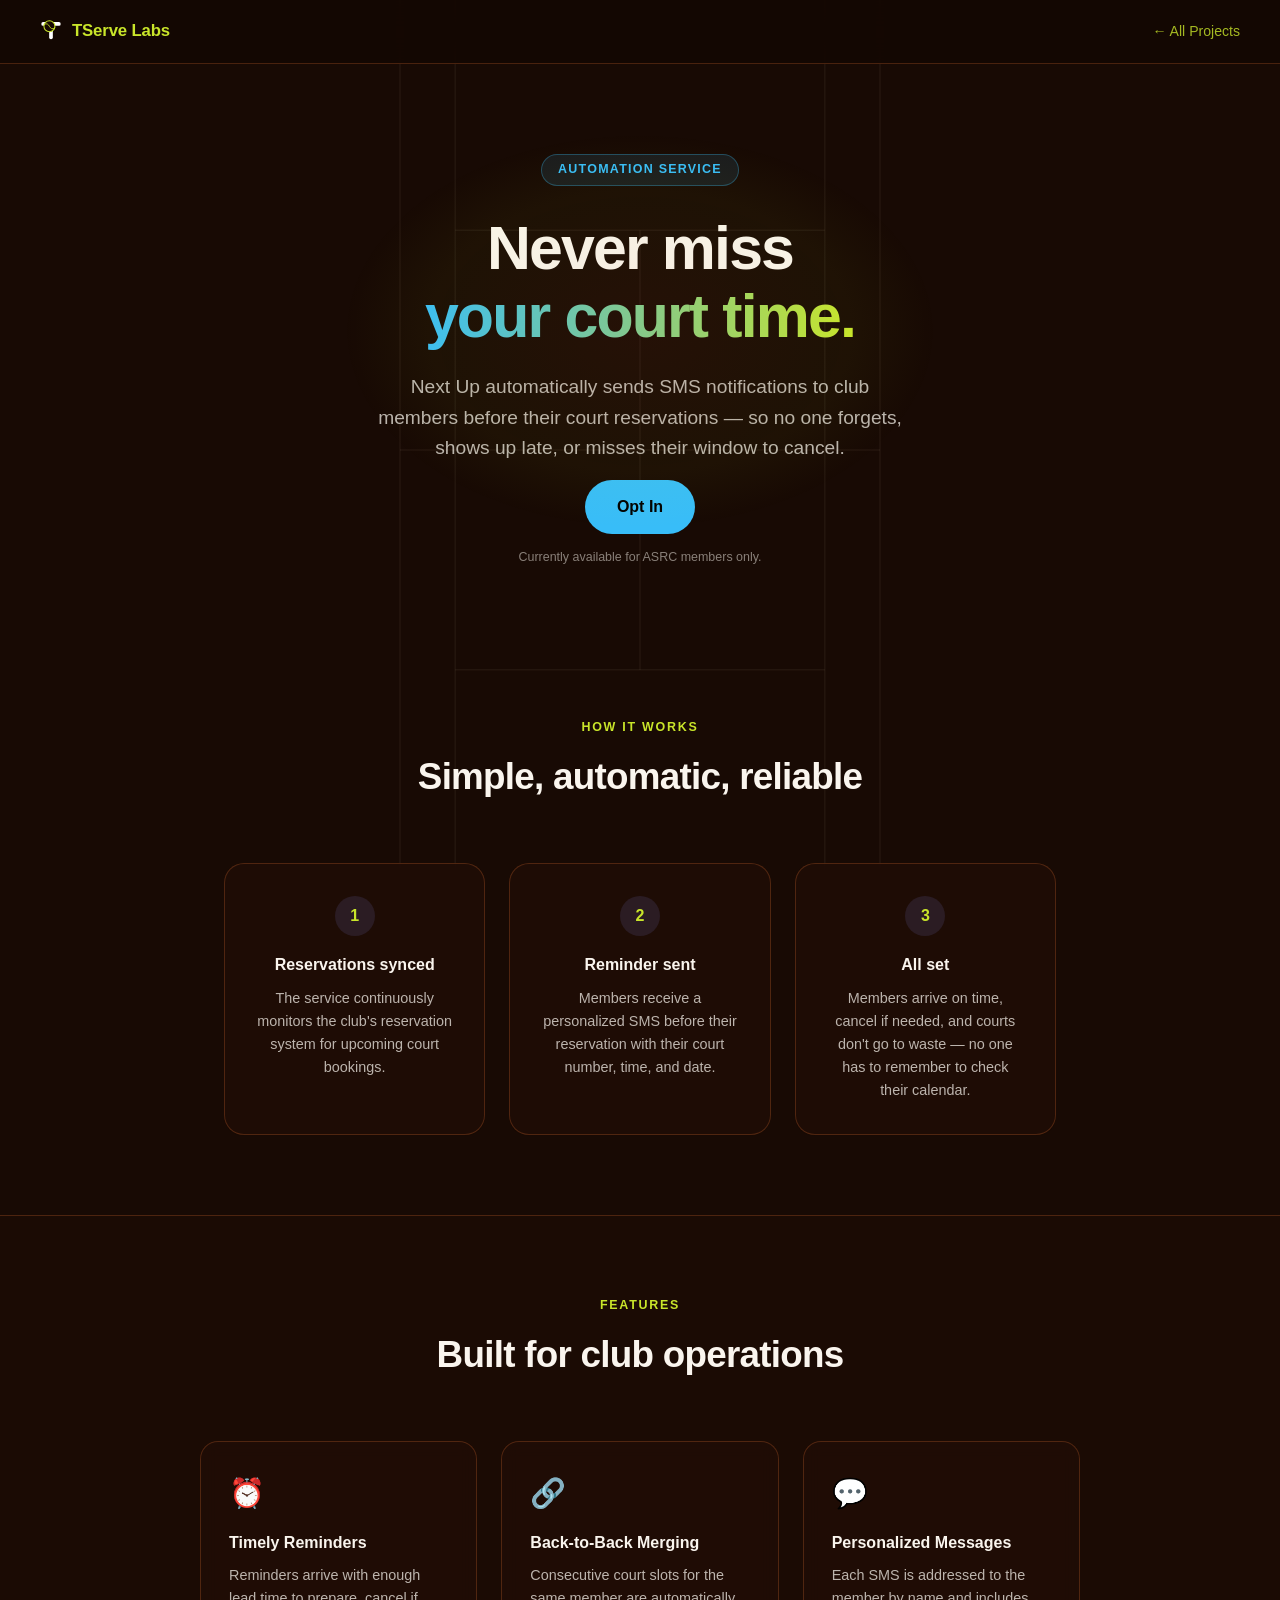
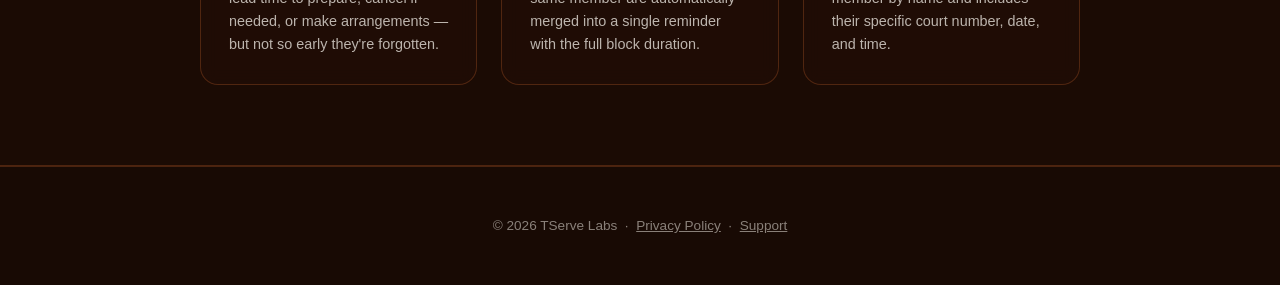
<file: next-up/index.html>
<!DOCTYPE html>
<html lang="en">
<head>
  <meta charset="UTF-8">
  <meta name="viewport" content="width=device-width, initial-scale=1.0">
  <title>Next Up – TServe Labs</title>
  <link rel="stylesheet" href="../space.css">
  <style>
    /* ── HERO ── */
    .hero {
      text-align: center;
      padding: 90px 24px 70px;
      overflow: hidden;
    }

    .hero::before {
      content: '';
      position: absolute;
      top: 50%; left: 50%;
      transform: translate(-50%, -55%);
      width: 600px; height: 400px;
      background: radial-gradient(ellipse, rgba(194,98,45,0.08) 0%, rgba(201,229,42,0.04) 50%, transparent 70%);
      pointer-events: none;
    }

    .hero .eyebrow {
      display: inline-block;
      background: rgba(56,189,248,0.1);
      border: 1px solid rgba(56,189,248,0.3);
      color: var(--sky);
      font-size: 0.78em;
      font-weight: 600;
      letter-spacing: 0.1em;
      text-transform: uppercase;
      padding: 5px 16px;
      border-radius: 20px;
      margin-bottom: 28px;
    }

    .hero h1 {
      font-size: clamp(2.2em, 5.5vw, 3.8em);
      font-weight: 700;
      letter-spacing: -0.03em;
      line-height: 1.12;
      margin-bottom: 22px;
    }

    .hero h1 em {
      font-style: normal;
      background: linear-gradient(90deg, var(--sky), var(--accent));
      -webkit-background-clip: text;
      -webkit-text-fill-color: transparent;
      background-clip: text;
    }

    .hero p {
      font-size: clamp(1em, 2.5vw, 1.2em);
      color: var(--mid);
      max-width: 540px;
      margin: 0 auto;
    }

    .opt-in-btn {
      display: inline-block;
      margin-top: 16px;
      background: var(--sky);
      color: #000;
      font-weight: 600;
      font-size: 1em;
      padding: 14px 32px;
      border-radius: 50px;
      text-decoration: none;
      transition: opacity 0.2s;
    }
    .opt-in-btn:hover { opacity: 0.85; }

    /* ── HOW IT WORKS ── */
    .how-it-works {
      max-width: 880px;
      margin: 0 auto;
      padding: 80px 24px;
    }

    .steps {
      display: grid;
      grid-template-columns: repeat(auto-fit, minmax(220px, 1fr));
      gap: 24px;
    }

    .step {
      background: var(--panel);
      border: 1px solid var(--border);
      border-radius: 20px;
      padding: 32px;
      text-align: center;
      backdrop-filter: blur(8px);
    }

    .step-num {
      display: inline-flex;
      align-items: center;
      justify-content: center;
      width: 40px;
      height: 40px;
      border-radius: 50%;
      background: rgba(129,140,248,0.12);
      color: var(--accent);
      font-weight: 700;
      font-size: 1em;
      margin-bottom: 16px;
    }

    .step h3 {
      font-size: 1em;
      font-weight: 700;
      margin-bottom: 10px;
      color: var(--fg);
    }

    .step p {
      font-size: 0.9em;
      color: var(--mid);
    }

    /* ── FEATURES ── */
    .features {
      padding: 80px 24px;
      background: rgba(30,12,4,0.5);
      border-top: 1px solid var(--border);
      border-bottom: 1px solid var(--border);
    }

    .features-inner {
      max-width: 880px;
      margin: 0 auto;
    }

    .feature-grid {
      display: grid;
      grid-template-columns: repeat(auto-fit, minmax(260px, 1fr));
      gap: 24px;
    }

    .feature-card {
      background: var(--panel);
      border: 1px solid var(--border);
      border-radius: 18px;
      padding: 28px;
      backdrop-filter: blur(8px);
    }

    .feature-icon {
      font-size: 1.8em;
      margin-bottom: 14px;
    }

    .feature-card h3 {
      font-size: 1em;
      font-weight: 700;
      margin-bottom: 8px;
      color: var(--fg);
    }

    .feature-card p {
      font-size: 0.9em;
      color: var(--mid);
    }
  </style>
</head>
<body>

  <canvas id="sf"></canvas>
  <script>
  (function(){var c=document.getElementById('sf'),x=c.getContext('2d');
  function draw(){c.width=innerWidth;c.height=innerHeight;
  var w=Math.min(c.width*0.65,480),h=w*2.18,l=(c.width-w)/2,t=(c.height-h)/2,s=w*0.115;
  x.strokeStyle='rgba(255,230,200,0.055)';x.lineWidth=1.5;
  x.strokeRect(l,t,w,h);
  x.beginPath();x.moveTo(l,t+h/2);x.lineTo(l+w,t+h/2);x.stroke();
  x.beginPath();x.moveTo(l+s,t);x.lineTo(l+s,t+h);x.stroke();
  x.beginPath();x.moveTo(l+w-s,t);x.lineTo(l+w-s,t+h);x.stroke();
  x.beginPath();x.moveTo(l+s,t+h/2-h*0.21);x.lineTo(l+w-s,t+h/2-h*0.21);x.stroke();
  x.beginPath();x.moveTo(l+s,t+h/2+h*0.21);x.lineTo(l+w-s,t+h/2+h*0.21);x.stroke();
  x.beginPath();x.moveTo(l+w/2,t+h/2-h*0.21);x.lineTo(l+w/2,t+h/2+h*0.21);x.stroke();}
  draw();addEventListener('resize',draw);})();
  </script>

  <nav>
    <a href="../" class="nav-logo">
      <img src="../logo.svg" width="22" height="22" alt="TServe Labs logo">
      TServe Labs
    </a>
    <a href="../" class="nav-back">← All Projects</a>
  </nav>

  <section class="hero">
    <div class="eyebrow">Automation Service</div>
    <h1>Never miss<br><em>your court time.</em></h1>
    <p>Next Up automatically sends SMS notifications to club members before their court reservations — so no one forgets, shows up late, or misses their window to cancel.</p>
    <a href="https://forms.gle/cowiWb1TR55CyqAb8" class="opt-in-btn" target="_blank">Opt In</a>
    <p style="margin-top: 14px; font-size: 0.78em; color: var(--dim);">Currently available for ASRC members only.</p>
  </section>

  <section class="how-it-works">
    <p class="section-label">How it works</p>
    <h2 class="section-title">Simple, automatic, reliable</h2>
    <div class="steps">
      <div class="step">
        <div class="step-num">1</div>
        <h3>Reservations synced</h3>
        <p>The service continuously monitors the club's reservation system for upcoming court bookings.</p>
      </div>
      <div class="step">
        <div class="step-num">2</div>
        <h3>Reminder sent</h3>
        <p>Members receive a personalized SMS before their reservation with their court number, time, and date.</p>
      </div>
      <div class="step">
        <div class="step-num">3</div>
        <h3>All set</h3>
        <p>Members arrive on time, cancel if needed, and courts don't go to waste — no one has to remember to check their calendar.</p>
      </div>
    </div>
  </section>

  <section class="features">
    <div class="features-inner">
      <p class="section-label">Features</p>
      <h2 class="section-title">Built for club operations</h2>
      <div class="feature-grid">
        <div class="feature-card">
          <div class="feature-icon">⏰</div>
          <h3>Timely Reminders</h3>
          <p>Reminders arrive with enough lead time to prepare, cancel if needed, or make arrangements — but not so early they're forgotten.</p>
        </div>
        <div class="feature-card">
          <div class="feature-icon">🔗</div>
          <h3>Back-to-Back Merging</h3>
          <p>Consecutive court slots for the same member are automatically merged into a single reminder with the full block duration.</p>
        </div>
        <div class="feature-card">
          <div class="feature-icon">💬</div>
          <h3>Personalized Messages</h3>
          <p>Each SMS is addressed to the member by name and includes their specific court number, date, and time.</p>
        </div>
      </div>
    </div>
  </section>

  <footer>
    <p>&copy; 2026 TServe Labs &nbsp;·&nbsp; <a href="privacy/">Privacy Policy</a> &nbsp;·&nbsp; <a href="http://github.com/ycombinator/gsl/issues">Support</a></p>
  </footer>

</body>
</html>
</file>
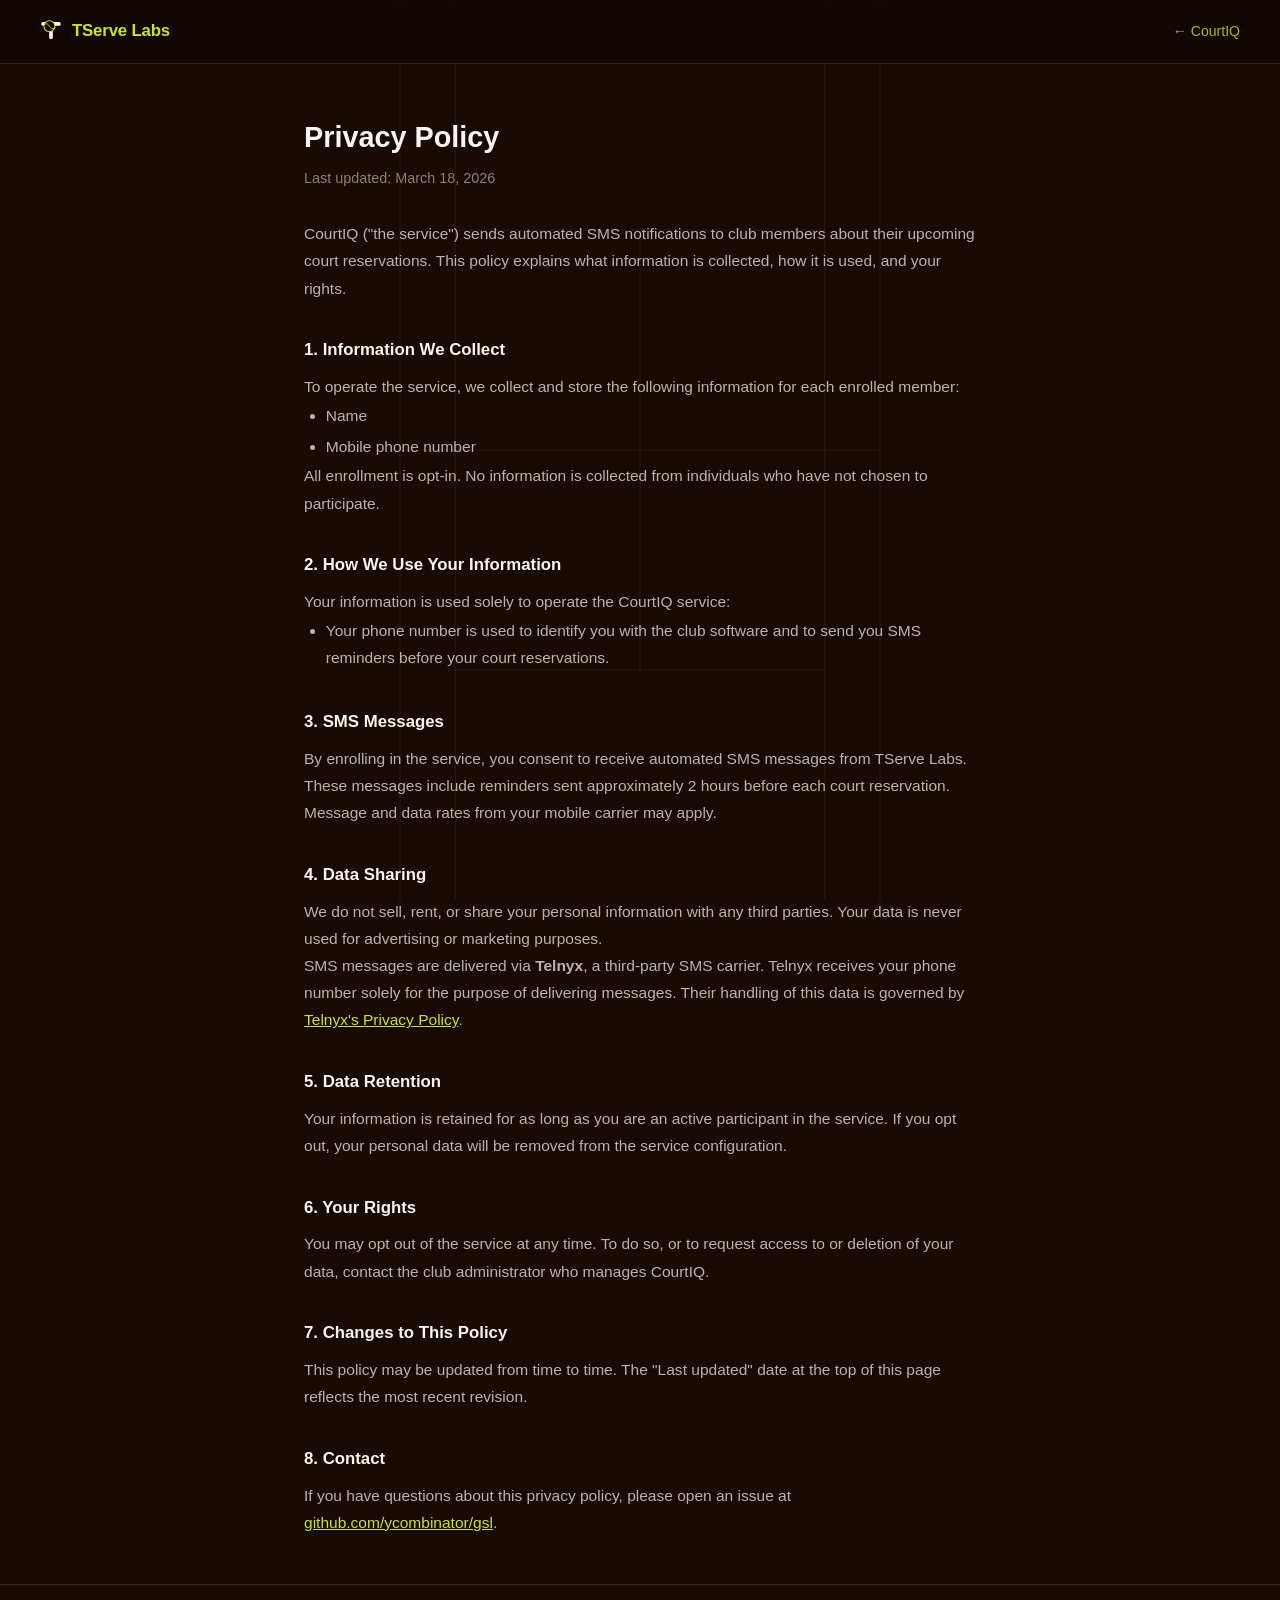
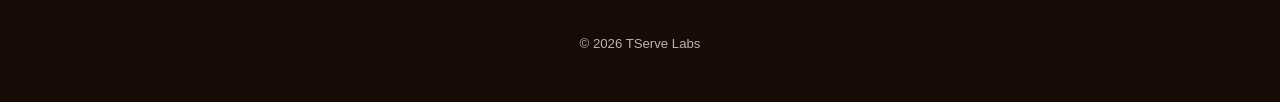
<file: courtiq/privacy/index.html>
<!DOCTYPE html>
<html lang="en">
<head>
  <!-- Google tag (gtag.js) -->
  <script async src="https://www.googletagmanager.com/gtag/js?id=G-HS5K29XQVT"></script>
  <script>
    window.dataLayer = window.dataLayer || [];
    function gtag(){dataLayer.push(arguments);}
    gtag('js', new Date());
    gtag('config', 'G-HS5K29XQVT');
  </script>
  <meta charset="UTF-8">
  <meta name="viewport" content="width=device-width, initial-scale=1.0">
  <title>CourtIQ – Privacy Policy</title>
  <link rel="canonical" href="https://tservelabs.com/courtiq/privacy/">
  <meta name="description" content="Learn how CourtIQ collects, uses, and protects information for court reservations and SMS notifications.">
  <link rel="stylesheet" href="../../space.css">
  <style>
    .content {
      position: relative;
      z-index: 1;
      max-width: 720px;
      margin: 48px auto;
      padding: 0 24px;
      line-height: 1.75;
    }
    h1 { font-size: 1.8em; margin-bottom: 4px; color: var(--fg); }
    h2 { font-size: 1.05em; font-weight: 700; margin-top: 2em; margin-bottom: 0.5em; color: var(--fg); }
    p, li { font-size: 0.97em; color: var(--mid); }
    li { margin-left: 1.4em; padding: 2px 0; }
    .updated { color: var(--dim); font-size: 0.9em; margin-bottom: 2em; }
    a { color: var(--accent); }
  </style>
</head>
<body>

  <canvas id="sf"></canvas>
  <script>
  (function(){var c=document.getElementById('sf'),x=c.getContext('2d');
  function draw(){c.width=innerWidth;c.height=innerHeight;
  var w=Math.min(c.width*0.65,480),h=w*2.18,l=(c.width-w)/2,t=(c.height-h)/2,s=w*0.115;
  x.strokeStyle='rgba(255,230,200,0.055)';x.lineWidth=1.5;
  x.strokeRect(l,t,w,h);
  x.beginPath();x.moveTo(l,t+h/2);x.lineTo(l+w,t+h/2);x.stroke();
  x.beginPath();x.moveTo(l+s,t);x.lineTo(l+s,t+h);x.stroke();
  x.beginPath();x.moveTo(l+w-s,t);x.lineTo(l+w-s,t+h);x.stroke();
  x.beginPath();x.moveTo(l+s,t+h/2-h*0.21);x.lineTo(l+w-s,t+h/2-h*0.21);x.stroke();
  x.beginPath();x.moveTo(l+s,t+h/2+h*0.21);x.lineTo(l+w-s,t+h/2+h*0.21);x.stroke();
  x.beginPath();x.moveTo(l+w/2,t+h/2-h*0.21);x.lineTo(l+w/2,t+h/2+h*0.21);x.stroke();}
  draw();addEventListener('resize',draw);})();
  </script>

  <nav>
    <a href="../../" class="nav-logo">
      <img src="../../logo.svg" width="22" height="22" alt="TServe Labs logo">
      TServe Labs
    </a>
    <a href="../" class="nav-back">← CourtIQ</a>
  </nav>

  <div class="content">
    <h1>Privacy Policy</h1>
    <p class="updated">Last updated: March 18, 2026</p>

    <p>CourtIQ ("the service") sends automated SMS notifications to club members about their upcoming court reservations. This policy explains what information is collected, how it is used, and your rights.</p>

    <h2>1. Information We Collect</h2>
    <p>To operate the service, we collect and store the following information for each enrolled member:</p>
    <ul>
      <li>Name</li>
      <li>Mobile phone number</li>
    </ul>
    <p>All enrollment is opt-in. No information is collected from individuals who have not chosen to participate.</p>

    <h2>2. How We Use Your Information</h2>
    <p>Your information is used solely to operate the CourtIQ service:</p>
    <ul>
      <li>Your phone number is used to identify you with the club software and to send you SMS reminders before your court reservations.</li>
    </ul>

    <h2>3. SMS Messages</h2>
    <p>By enrolling in the service, you consent to receive automated SMS messages from TServe Labs. These messages include reminders sent approximately 2 hours before each court reservation.</p>
    <p>Message and data rates from your mobile carrier may apply.</p>

    <h2>4. Data Sharing</h2>
    <p>We do not sell, rent, or share your personal information with any third parties. Your data is never used for advertising or marketing purposes.</p>
    <p>SMS messages are delivered via <strong>Telnyx</strong>, a third-party SMS carrier. Telnyx receives your phone number solely for the purpose of delivering messages. Their handling of this data is governed by <a href="https://telnyx.com/privacy-policy" target="_blank">Telnyx's Privacy Policy</a>.</p>

    <h2>5. Data Retention</h2>
    <p>Your information is retained for as long as you are an active participant in the service. If you opt out, your personal data will be removed from the service configuration.</p>

    <h2>6. Your Rights</h2>
    <p>You may opt out of the service at any time. To do so, or to request access to or deletion of your data, contact the club administrator who manages CourtIQ.</p>

    <h2>7. Changes to This Policy</h2>
    <p>This policy may be updated from time to time. The "Last updated" date at the top of this page reflects the most recent revision.</p>

    <h2>8. Contact</h2>
    <p>If you have questions about this privacy policy, please open an issue at <a href="http://github.com/ycombinator/gsl/issues" target="_blank">github.com/ycombinator/gsl</a>.</p>
  </div>

  <footer>
    <p>&copy; 2026 TServe Labs</p>
  </footer>

</body>
</html>
</file>
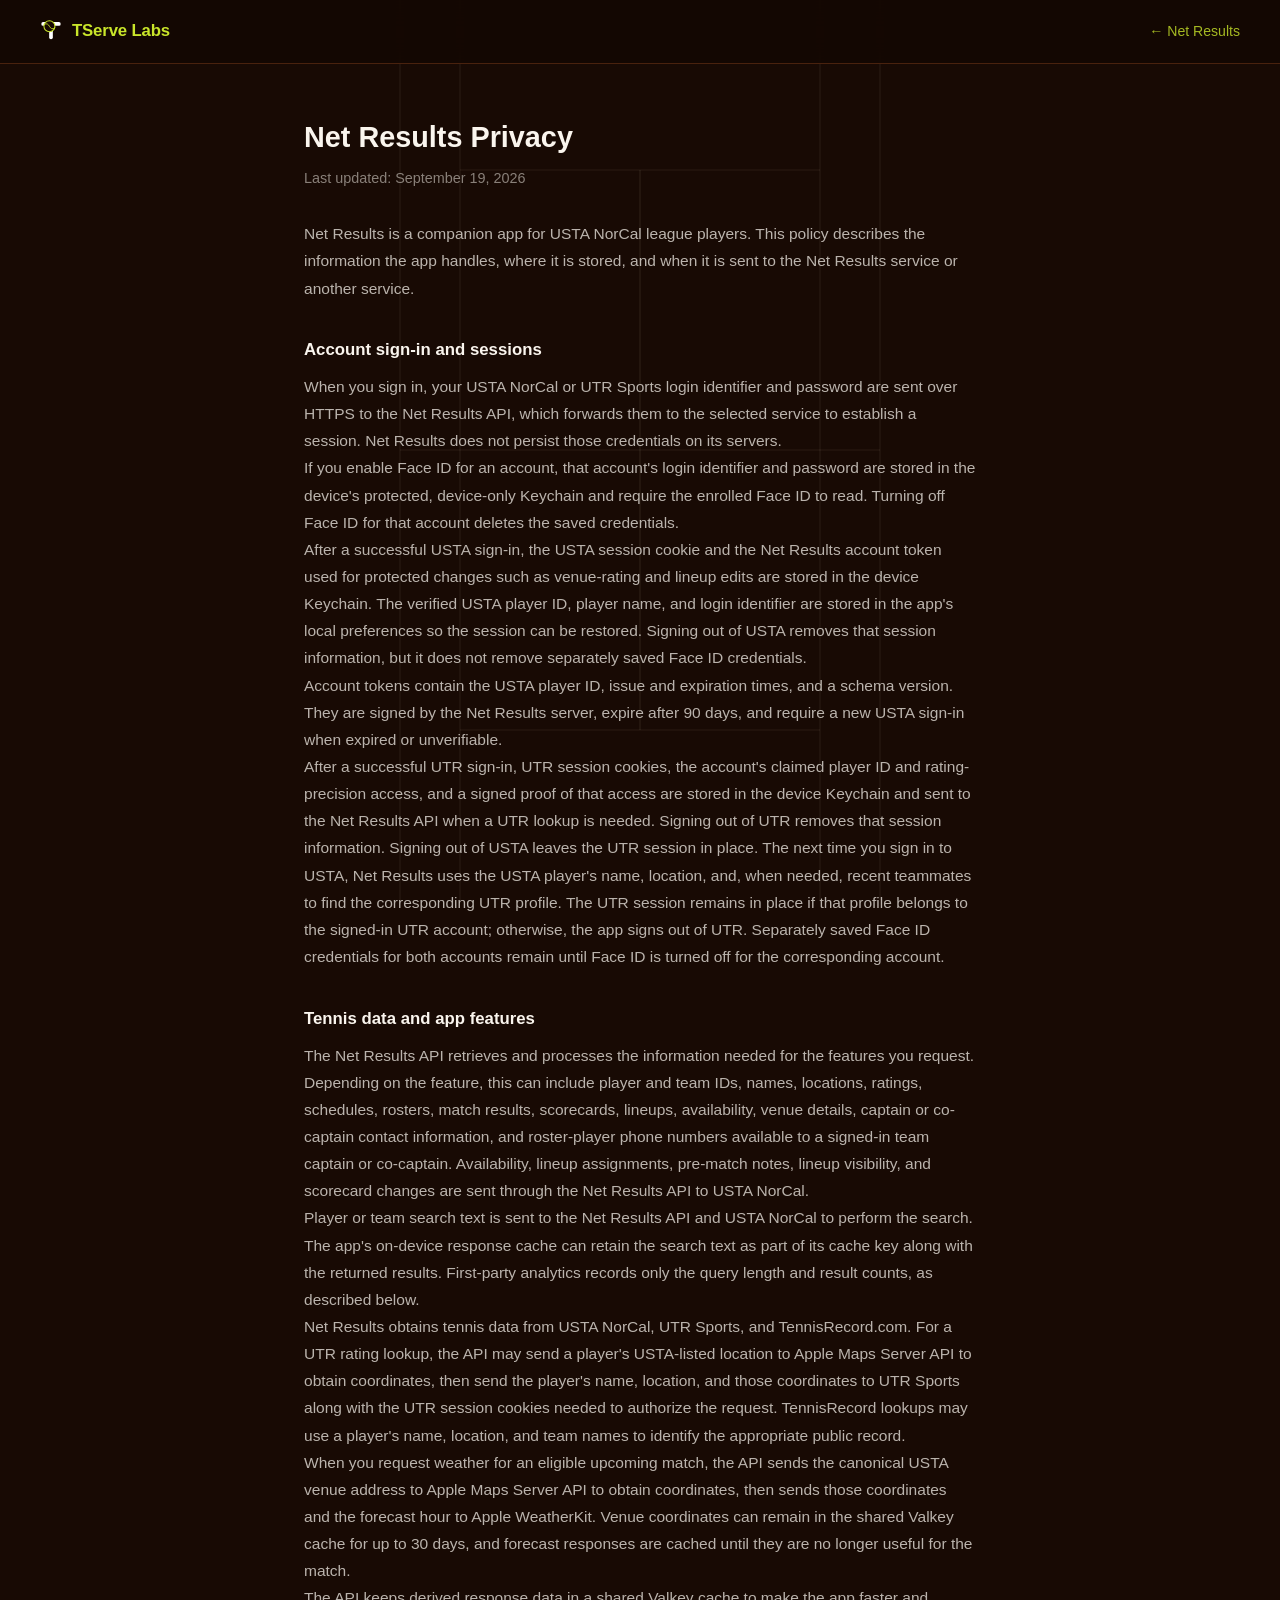
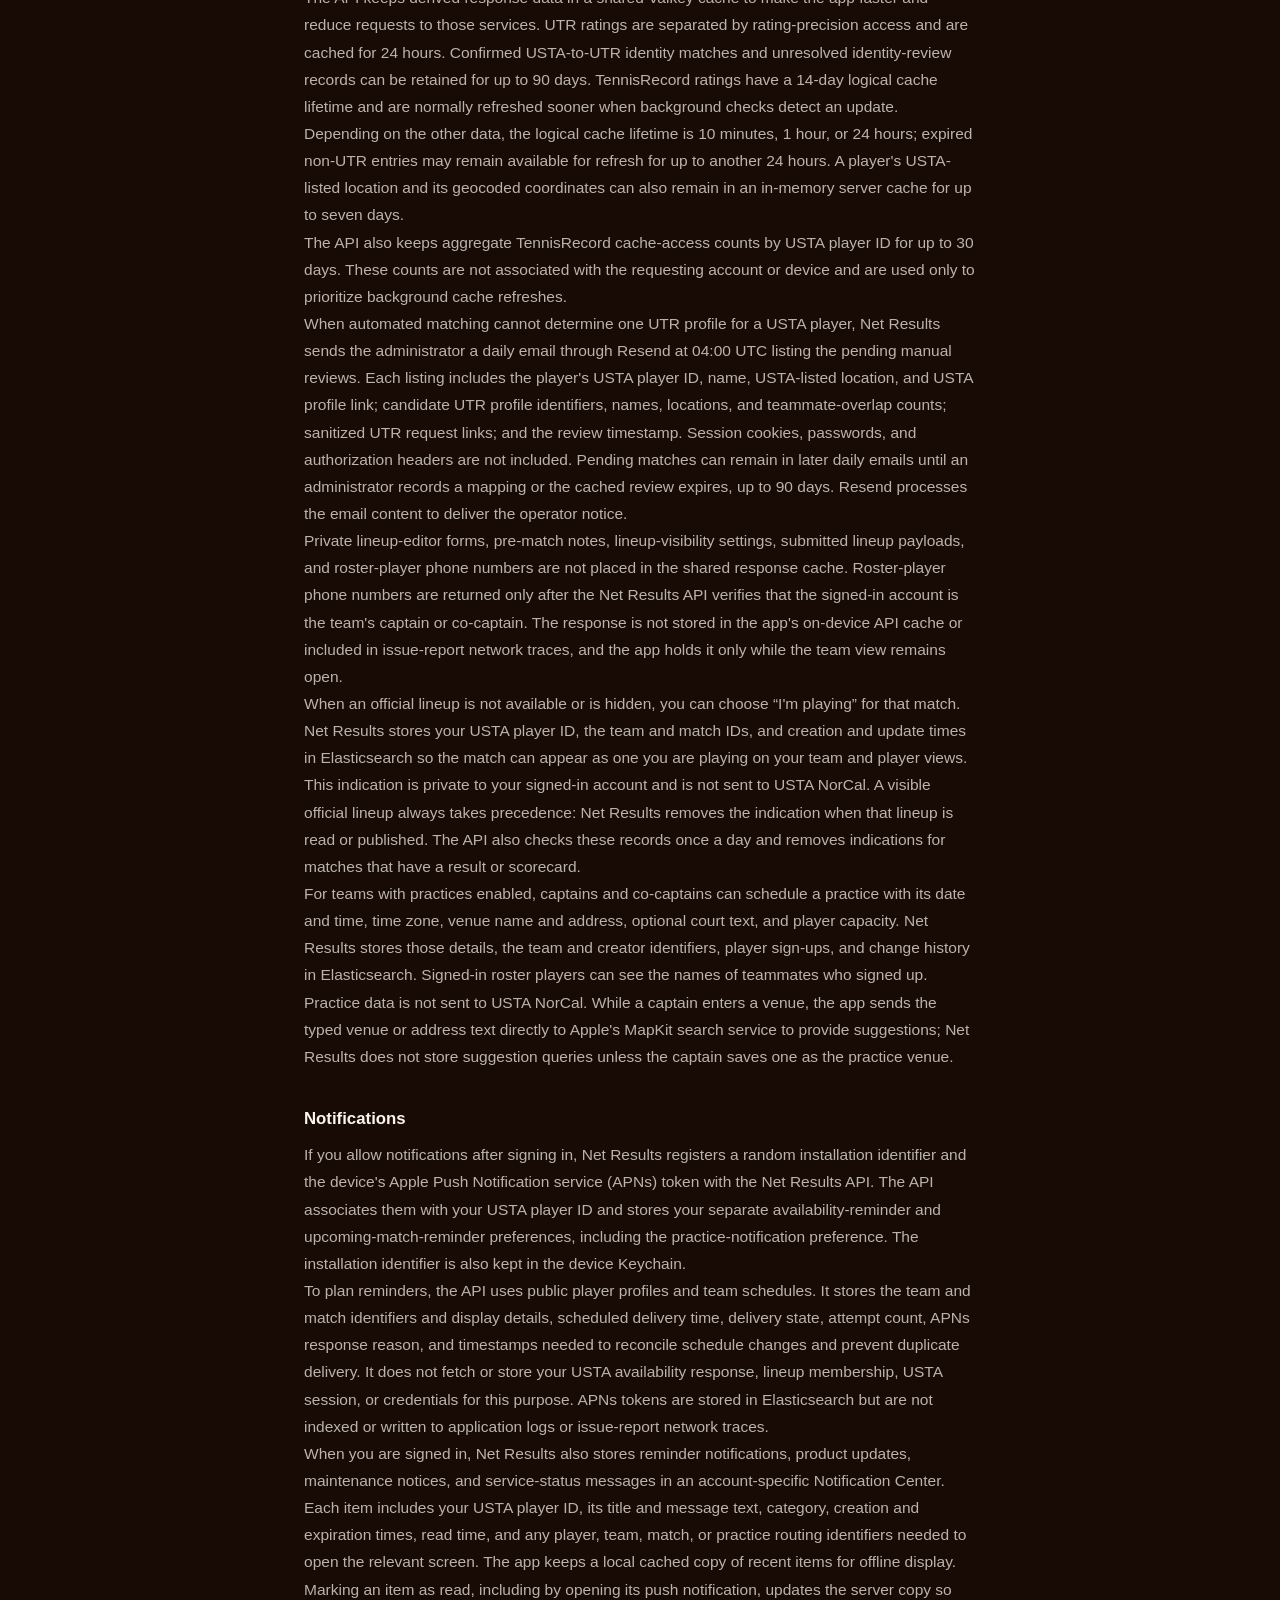
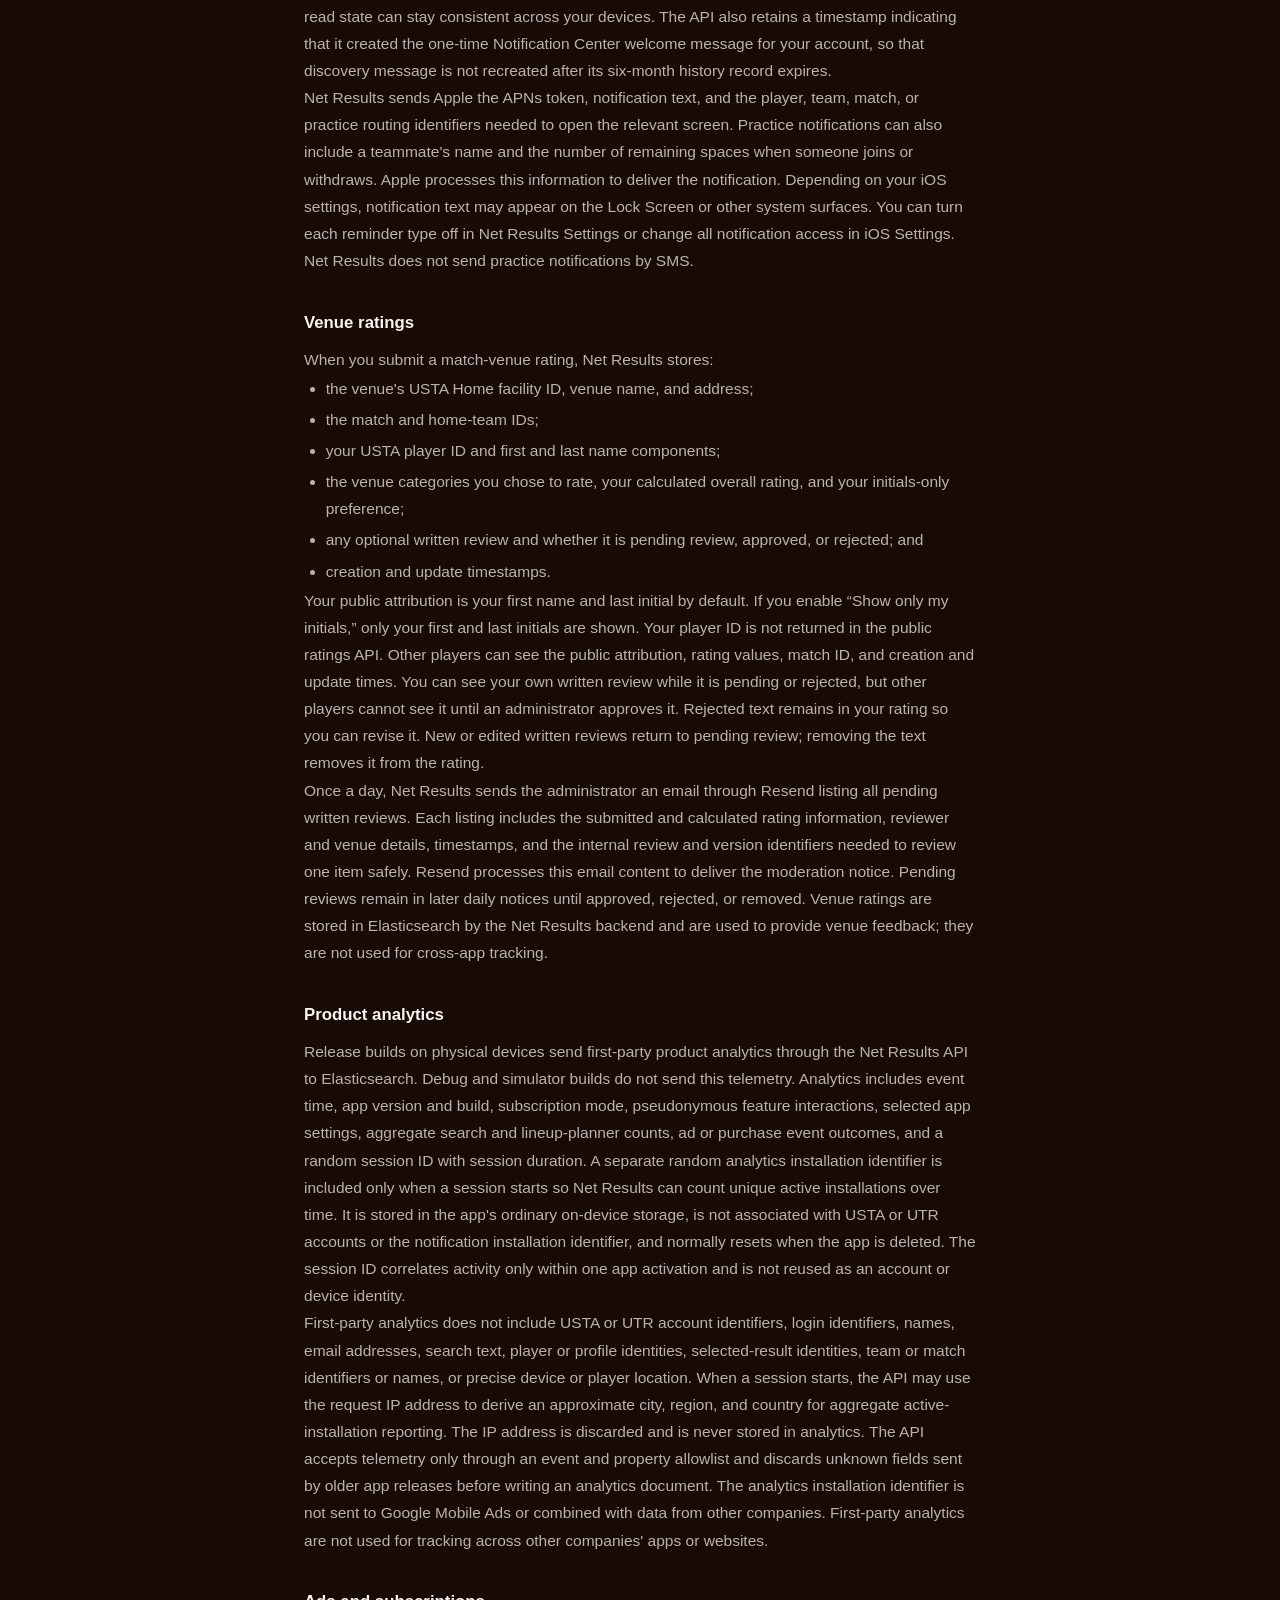
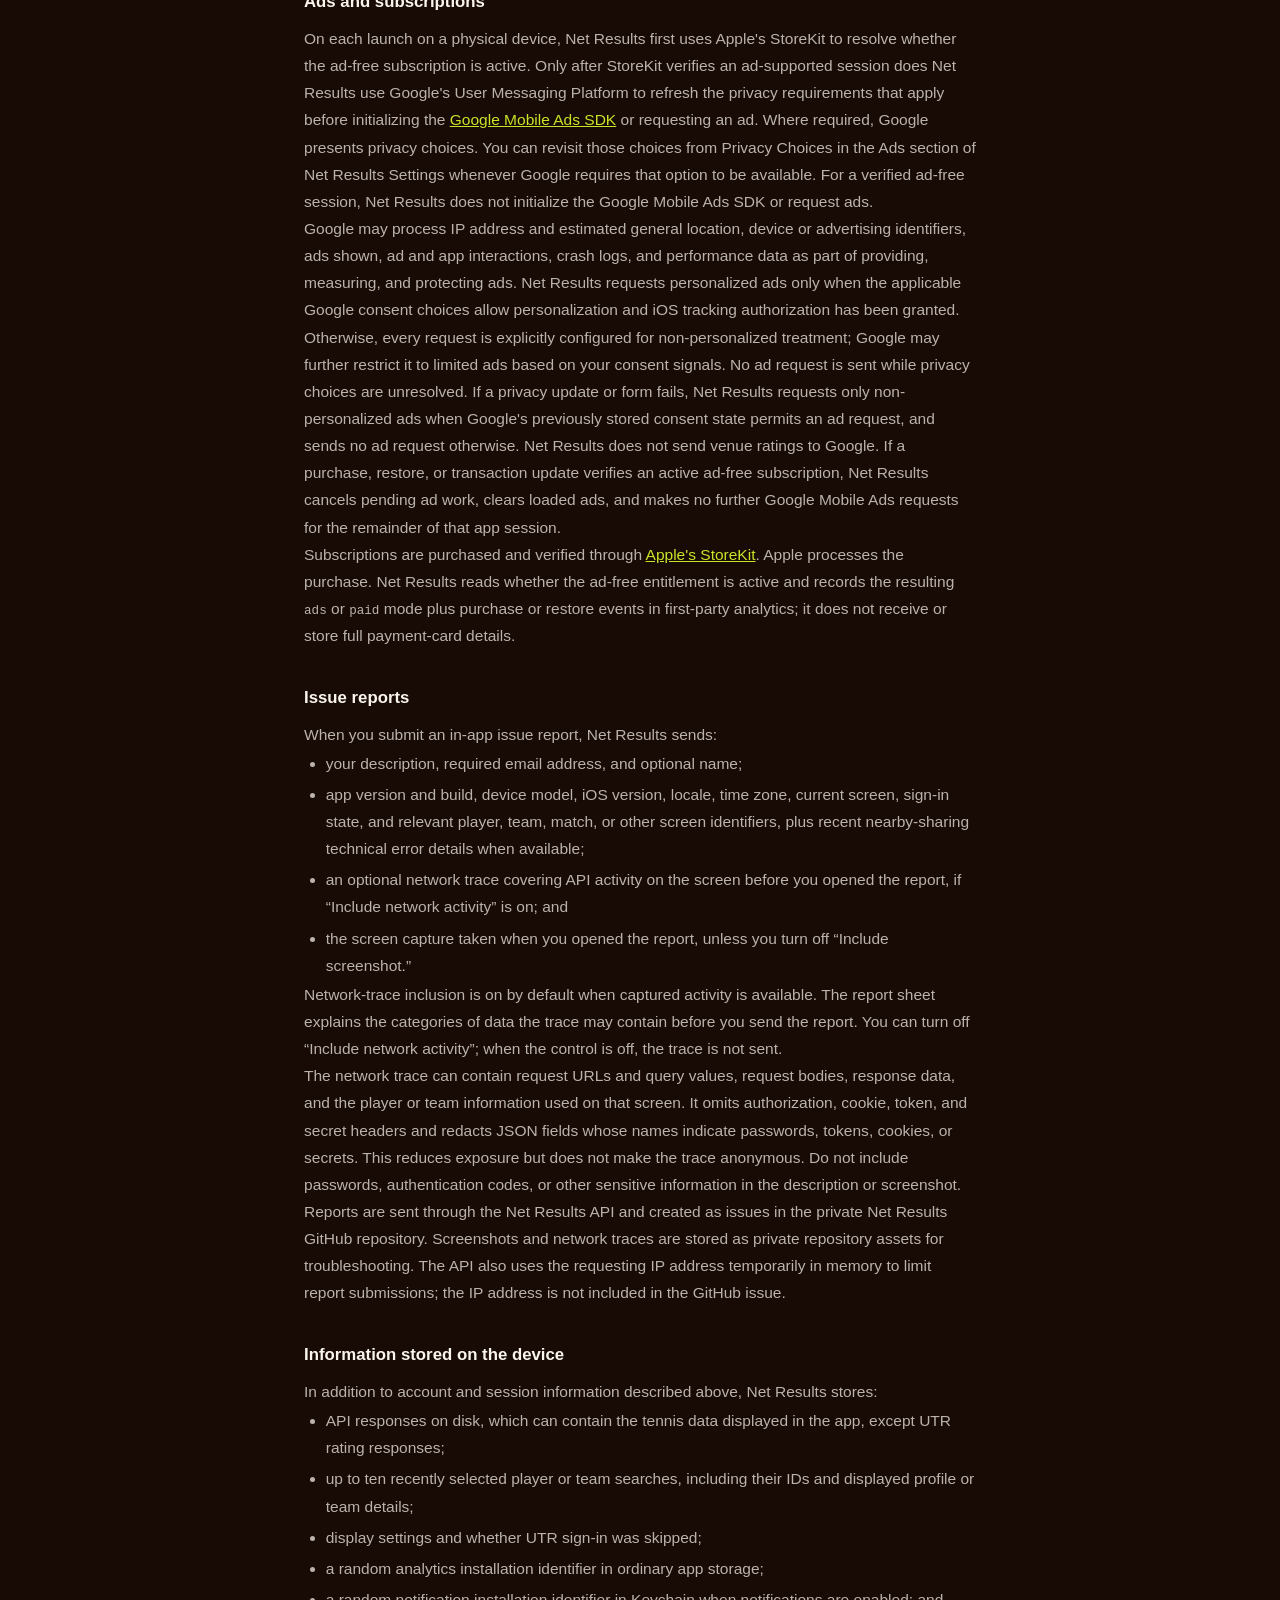
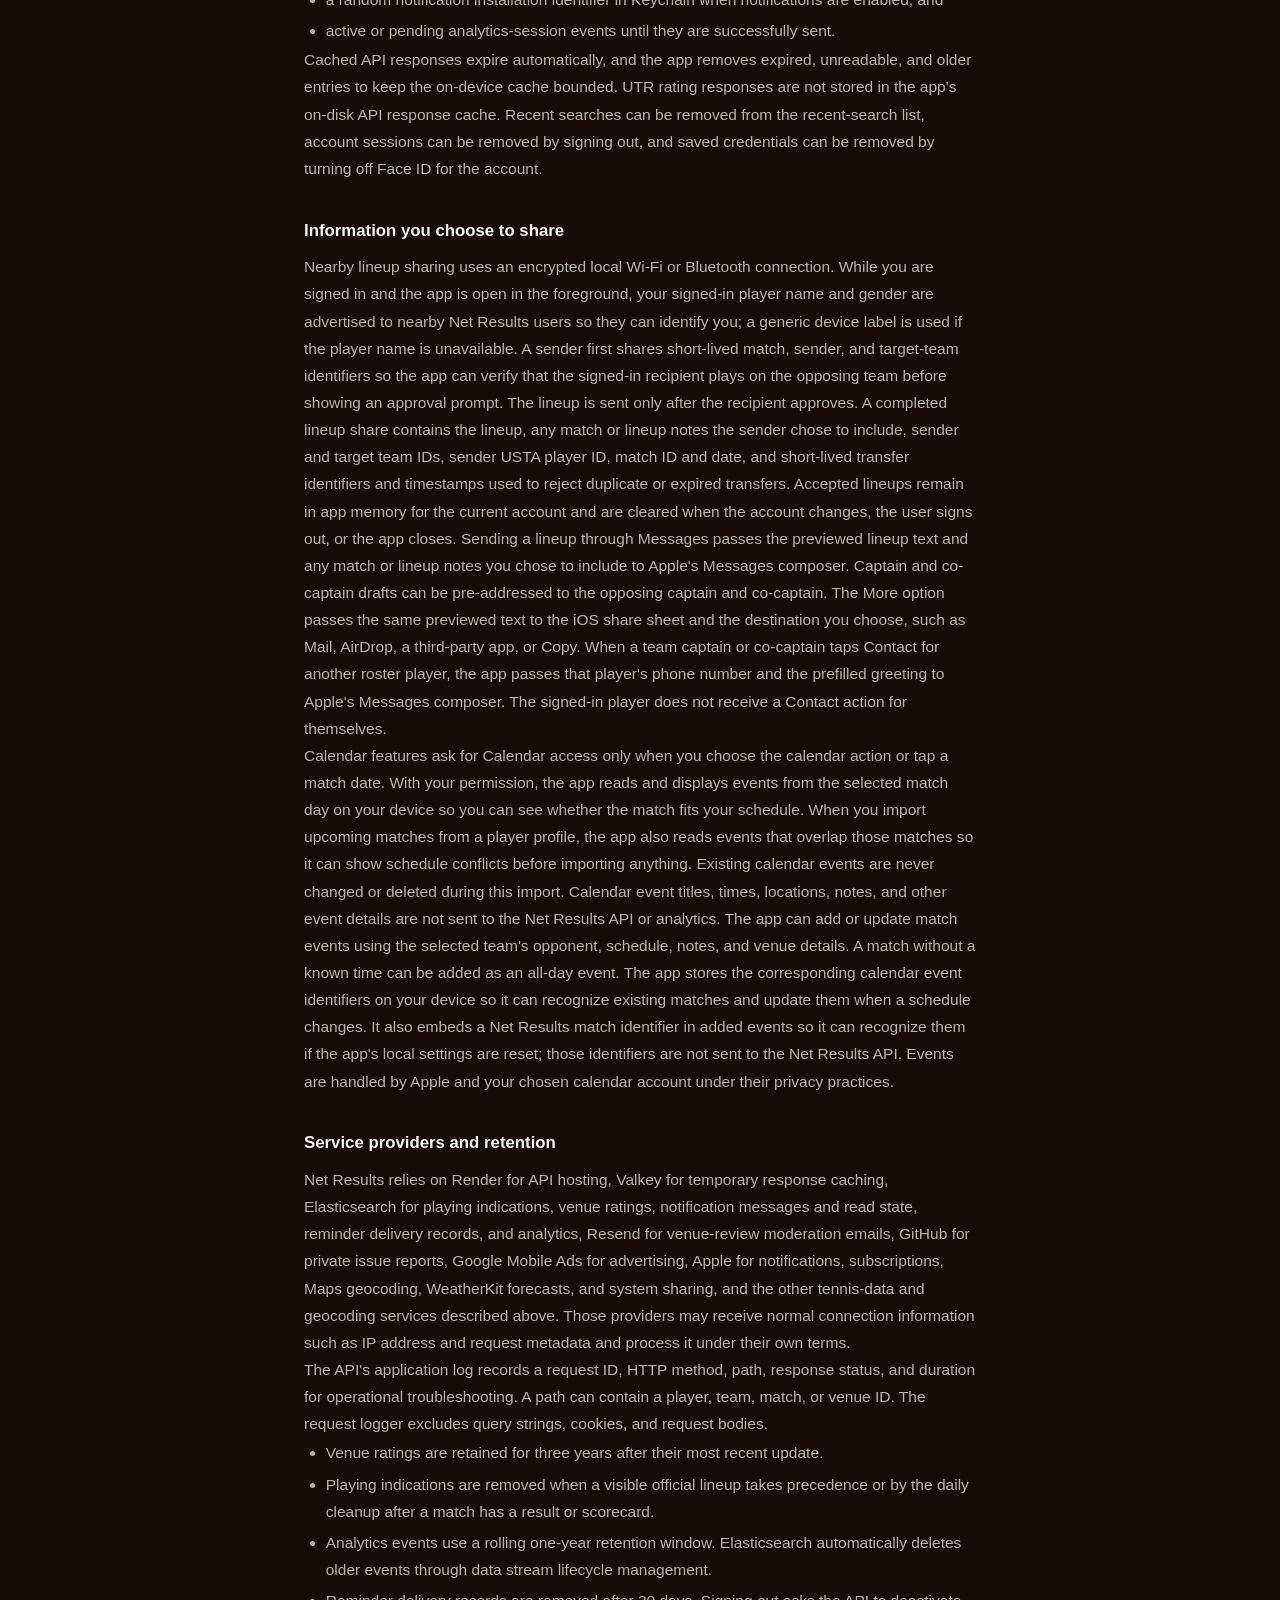
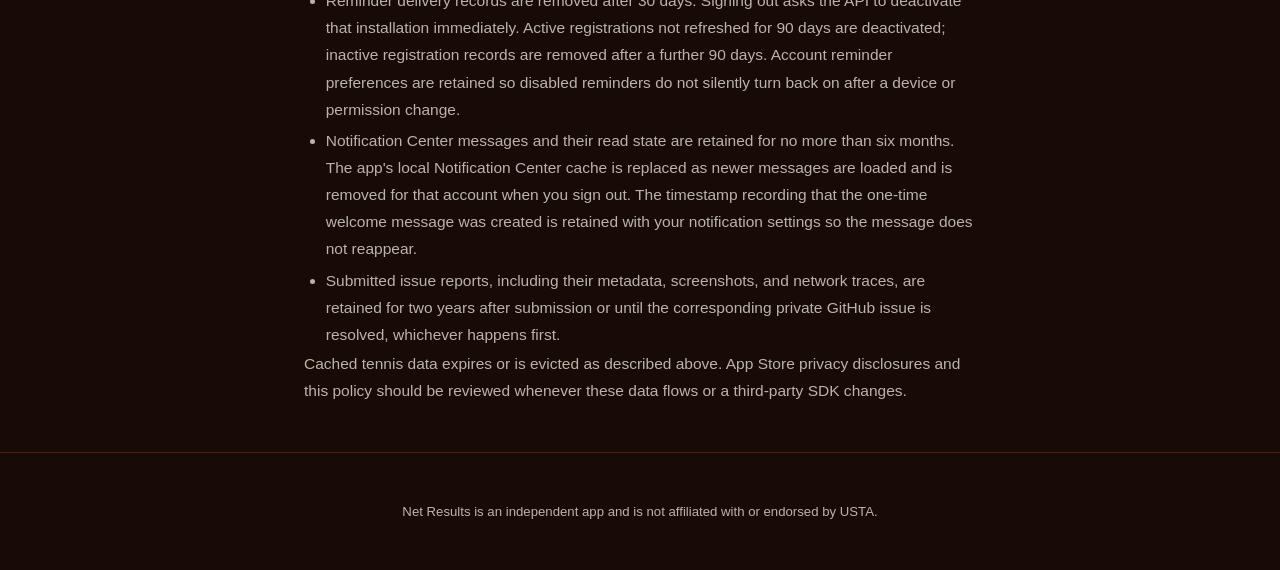
<file: net-results/privacy/index.html>
<!DOCTYPE html>
<html lang="en">
<head>
  <!-- Google tag (gtag.js) -->
  <script async src="https://www.googletagmanager.com/gtag/js?id=G-HS5K29XQVT"></script>
  <script>
    window.dataLayer = window.dataLayer || [];
    function gtag(){dataLayer.push(arguments);}
    gtag('js', new Date());
    gtag('config', 'G-HS5K29XQVT');
  </script>
  <meta charset="UTF-8">
  <meta name="viewport" content="width=device-width, initial-scale=1.0">
  <title>Net Results – Privacy Policy</title>
  <link rel="canonical" href="https://tservelabs.com/net-results/privacy/">
  <meta name="description" content="Learn how Net Results handles account sign-in, tennis data, notifications, analytics, advertising, and your privacy.">
  <link rel="stylesheet" href="../../space.css">
  <style>
    .content {
      position: relative;
      z-index: 1;
      max-width: 720px;
      margin: 48px auto;
      padding: 0 24px;
      line-height: 1.75;
    }
    h1 { font-size: 1.8em; margin-bottom: 4px; color: var(--fg); }
    h2 { font-size: 1.05em; font-weight: 700; margin-top: 2em; margin-bottom: 0.5em; color: var(--fg); }
    p, li { font-size: 0.97em; color: var(--mid); }
    li { margin-left: 1.4em; padding: 2px 0; }
    .updated { color: var(--dim); font-size: 0.9em; margin-bottom: 2em; }
    a { color: var(--accent); }
  </style>
</head>
<body>

  <canvas id="sf"></canvas>
  <script>
  (function(){var c=document.getElementById('sf'),x=c.getContext('2d');
  function draw(){c.width=innerWidth;c.height=innerHeight;
  var w=Math.min(c.width*0.65,480),h=w*(78/36),l=(c.width-w)/2,t=(c.height-h)/2,
      a=w*(4.5/36),d=w*(21/36),m=w*((4/12)/36),cx=l+w/2,cy=t+h/2,
      lineWidth=Math.max(1.5,w/288),centerWidth=Math.max(2,w/216);
  function line(x1,y1,x2,y2,width){x.lineWidth=width;x.beginPath();x.moveTo(x1,y1);x.lineTo(x2,y2);x.stroke();}
  x.strokeStyle='rgba(255,230,200,0.055)';
  line(l,t,l,t+h,lineWidth);line(l+w,t,l+w,t+h,lineWidth);
  line(l,t,l+w,t,centerWidth);line(l,t+h,l+w,t+h,centerWidth);
  line(l+a,t,l+a,t+h,lineWidth);line(l+w-a,t,l+w-a,t+h,lineWidth);
  line(l,cy,l+w,cy,lineWidth);
  line(l+a,cy-d,l+w-a,cy-d,lineWidth);line(l+a,cy+d,l+w-a,cy+d,lineWidth);
  line(cx,cy-d,cx,cy+d,centerWidth);
  line(cx,t,cx,t+m,centerWidth);line(cx,t+h,cx,t+h-m,centerWidth);}
  draw();addEventListener('resize',draw);})();
  </script>

  <nav>
    <a href="../../" class="nav-logo">
      <img src="../../logo.svg" width="22" height="22" alt="TServe Labs logo">
      TServe Labs
    </a>
    <a href="../" class="nav-back">← Net Results</a>
  </nav>

  <div class="content">
    <!-- BEGIN GENERATED PRIVACY POLICY: net-results-app/PRIVACY.md -->
    <h1>Net Results Privacy</h1>

    <p class="updated">Last updated: September 19, 2026</p>

    <p>Net Results is a companion app for USTA NorCal league players. This policy describes the information the app handles, where it is stored, and when it is sent to the Net Results service or another service.</p>

    <h2>Account sign-in and sessions</h2>

    <p>When you sign in, your USTA NorCal or UTR Sports login identifier and password are sent over HTTPS to the Net Results API, which forwards them to the selected service to establish a session. Net Results does not persist those credentials on its servers.</p>

    <p>If you enable Face ID for an account, that account&#39;s login identifier and password are stored in the device&#39;s protected, device-only Keychain and require the enrolled Face ID to read. Turning off Face ID for that account deletes the saved credentials.</p>

    <p>After a successful USTA sign-in, the USTA session cookie and the Net Results account token used for protected changes such as venue-rating and lineup edits are stored in the device Keychain. The verified USTA player ID, player name, and login identifier are stored in the app&#39;s local preferences so the session can be restored. Signing out of USTA removes that session information, but it does not remove separately saved Face ID credentials.</p>

    <p>Account tokens contain the USTA player ID, issue and expiration times, and a schema version. They are signed by the Net Results server, expire after 90 days, and require a new USTA sign-in when expired or unverifiable.</p>

    <p>After a successful UTR sign-in, UTR session cookies, the account&#39;s claimed player ID and rating-precision access, and a signed proof of that access are stored in the device Keychain and sent to the Net Results API when a UTR lookup is needed. Signing out of UTR removes that session information. Signing out of USTA leaves the UTR session in place. The next time you sign in to USTA, Net Results uses the USTA player&#39;s name, location, and, when needed, recent teammates to find the corresponding UTR profile. The UTR session remains in place if that profile belongs to the signed-in UTR account; otherwise, the app signs out of UTR. Separately saved Face ID credentials for both accounts remain until Face ID is turned off for the corresponding account.</p>

    <h2>Tennis data and app features</h2>

    <p>The Net Results API retrieves and processes the information needed for the features you request. Depending on the feature, this can include player and team IDs, names, locations, ratings, schedules, rosters, match results, scorecards, lineups, availability, venue details, captain or co-captain contact information, and roster-player phone numbers available to a signed-in team captain or co-captain. Availability, lineup assignments, pre-match notes, lineup visibility, and scorecard changes are sent through the Net Results API to USTA NorCal.</p>

    <p>Player or team search text is sent to the Net Results API and USTA NorCal to perform the search. The app&#39;s on-device response cache can retain the search text as part of its cache key along with the returned results. First-party analytics records only the query length and result counts, as described below.</p>

    <p>Net Results obtains tennis data from USTA NorCal, UTR Sports, and TennisRecord.com. For a UTR rating lookup, the API may send a player&#39;s USTA-listed location to Apple Maps Server API to obtain coordinates, then send the player&#39;s name, location, and those coordinates to UTR Sports along with the UTR session cookies needed to authorize the request. TennisRecord lookups may use a player&#39;s name, location, and team names to identify the appropriate public record.</p>

    <p>When you request weather for an eligible upcoming match, the API sends the canonical USTA venue address to Apple Maps Server API to obtain coordinates, then sends those coordinates and the forecast hour to Apple WeatherKit. Venue coordinates can remain in the shared Valkey cache for up to 30 days, and forecast responses are cached until they are no longer useful for the match.</p>

    <p>The API keeps derived response data in a shared Valkey cache to make the app faster and reduce requests to those services. UTR ratings are separated by rating-precision access and are cached for 24 hours. Confirmed USTA-to-UTR identity matches and unresolved identity-review records can be retained for up to 90 days. TennisRecord ratings have a 14-day logical cache lifetime and are normally refreshed sooner when background checks detect an update. Depending on the other data, the logical cache lifetime is 10 minutes, 1 hour, or 24 hours; expired non-UTR entries may remain available for refresh for up to another 24 hours. A player&#39;s USTA-listed location and its geocoded coordinates can also remain in an in-memory server cache for up to seven days.</p>

    <p>The API also keeps aggregate TennisRecord cache-access counts by USTA player ID for up to 30 days. These counts are not associated with the requesting account or device and are used only to prioritize background cache refreshes.</p>

    <p>When automated matching cannot determine one UTR profile for a USTA player, Net Results sends the administrator a daily email through Resend at 04:00 UTC listing the pending manual reviews. Each listing includes the player&#39;s USTA player ID, name, USTA-listed location, and USTA profile link; candidate UTR profile identifiers, names, locations, and teammate-overlap counts; sanitized UTR request links; and the review timestamp. Session cookies, passwords, and authorization headers are not included. Pending matches can remain in later daily emails until an administrator records a mapping or the cached review expires, up to 90 days. Resend processes the email content to deliver the operator notice.</p>

    <p>Private lineup-editor forms, pre-match notes, lineup-visibility settings, submitted lineup payloads, and roster-player phone numbers are not placed in the shared response cache. Roster-player phone numbers are returned only after the Net Results API verifies that the signed-in account is the team&#39;s captain or co-captain. The response is not stored in the app&#39;s on-device API cache or included in issue-report network traces, and the app holds it only while the team view remains open.</p>

    <p>When an official lineup is not available or is hidden, you can choose “I&#39;m playing” for that match. Net Results stores your USTA player ID, the team and match IDs, and creation and update times in Elasticsearch so the match can appear as one you are playing on your team and player views. This indication is private to your signed-in account and is not sent to USTA NorCal. A visible official lineup always takes precedence: Net Results removes the indication when that lineup is read or published. The API also checks these records once a day and removes indications for matches that have a result or scorecard.</p>

    <p>For teams with practices enabled, captains and co-captains can schedule a practice with its date and time, time zone, venue name and address, optional court text, and player capacity. Net Results stores those details, the team and creator identifiers, player sign-ups, and change history in Elasticsearch. Signed-in roster players can see the names of teammates who signed up. Practice data is not sent to USTA NorCal. While a captain enters a venue, the app sends the typed venue or address text directly to Apple&#39;s MapKit search service to provide suggestions; Net Results does not store suggestion queries unless the captain saves one as the practice venue.</p>

    <h2>Notifications</h2>

    <p>If you allow notifications after signing in, Net Results registers a random installation identifier and the device&#39;s Apple Push Notification service (APNs) token with the Net Results API. The API associates them with your USTA player ID and stores your separate availability-reminder and upcoming-match-reminder preferences, including the practice-notification preference. The installation identifier is also kept in the device Keychain.</p>

    <p>To plan reminders, the API uses public player profiles and team schedules. It stores the team and match identifiers and display details, scheduled delivery time, delivery state, attempt count, APNs response reason, and timestamps needed to reconcile schedule changes and prevent duplicate delivery. It does not fetch or store your USTA availability response, lineup membership, USTA session, or credentials for this purpose. APNs tokens are stored in Elasticsearch but are not indexed or written to application logs or issue-report network traces.</p>

    <p>When you are signed in, Net Results also stores reminder notifications, product updates, maintenance notices, and service-status messages in an account-specific Notification Center. Each item includes your USTA player ID, its title and message text, category, creation and expiration times, read time, and any player, team, match, or practice routing identifiers needed to open the relevant screen. The app keeps a local cached copy of recent items for offline display. Marking an item as read, including by opening its push notification, updates the server copy so read state can stay consistent across your devices. The API also retains a timestamp indicating that it created the one-time Notification Center welcome message for your account, so that discovery message is not recreated after its six-month history record expires.</p>

    <p>Net Results sends Apple the APNs token, notification text, and the player, team, match, or practice routing identifiers needed to open the relevant screen. Practice notifications can also include a teammate&#39;s name and the number of remaining spaces when someone joins or withdraws. Apple processes this information to deliver the notification. Depending on your iOS settings, notification text may appear on the Lock Screen or other system surfaces. You can turn each reminder type off in Net Results Settings or change all notification access in iOS Settings. Net Results does not send practice notifications by SMS.</p>

    <h2>Venue ratings</h2>

    <p>When you submit a match-venue rating, Net Results stores:</p>

    <ul>
      <li>the venue&#39;s USTA Home facility ID, venue name, and address;</li>
      <li>the match and home-team IDs;</li>
      <li>your USTA player ID and first and last name components;</li>
      <li>the venue categories you chose to rate, your calculated overall rating, and your initials-only preference;</li>
      <li>any optional written review and whether it is pending review, approved, or rejected; and</li>
      <li>creation and update timestamps.</li>
    </ul>

    <p>Your public attribution is your first name and last initial by default. If you enable “Show only my initials,” only your first and last initials are shown. Your player ID is not returned in the public ratings API. Other players can see the public attribution, rating values, match ID, and creation and update times. You can see your own written review while it is pending or rejected, but other players cannot see it until an administrator approves it. Rejected text remains in your rating so you can revise it. New or edited written reviews return to pending review; removing the text removes it from the rating.</p>

    <p>Once a day, Net Results sends the administrator an email through Resend listing all pending written reviews. Each listing includes the submitted and calculated rating information, reviewer and venue details, timestamps, and the internal review and version identifiers needed to review one item safely. Resend processes this email content to deliver the moderation notice. Pending reviews remain in later daily notices until approved, rejected, or removed. Venue ratings are stored in Elasticsearch by the Net Results backend and are used to provide venue feedback; they are not used for cross-app tracking.</p>

    <h2>Product analytics</h2>

    <p>Release builds on physical devices send first-party product analytics through the Net Results API to Elasticsearch. Debug and simulator builds do not send this telemetry. Analytics includes event time, app version and build, subscription mode, pseudonymous feature interactions, selected app settings, aggregate search and lineup-planner counts, ad or purchase event outcomes, and a random session ID with session duration. A separate random analytics installation identifier is included only when a session starts so Net Results can count unique active installations over time. It is stored in the app&#39;s ordinary on-device storage, is not associated with USTA or UTR accounts or the notification installation identifier, and normally resets when the app is deleted. The session ID correlates activity only within one app activation and is not reused as an account or device identity.</p>

    <p>First-party analytics does not include USTA or UTR account identifiers, login identifiers, names, email addresses, search text, player or profile identities, selected-result identities, team or match identifiers or names, or precise device or player location. When a session starts, the API may use the request IP address to derive an approximate city, region, and country for aggregate active-installation reporting. The IP address is discarded and is never stored in analytics. The API accepts telemetry only through an event and property allowlist and discards unknown fields sent by older app releases before writing an analytics document. The analytics installation identifier is not sent to Google Mobile Ads or combined with data from other companies. First-party analytics are not used for tracking across other companies&#39; apps or websites.</p>

    <h2>Ads and subscriptions</h2>

    <p>On each launch on a physical device, Net Results first uses Apple&#39;s StoreKit to resolve whether the ad-free subscription is active. Only after StoreKit verifies an ad-supported session does Net Results use Google&#39;s User Messaging Platform to refresh the privacy requirements that apply before initializing the <a href="https://developers.google.com/admob/ios/privacy/data-disclosure" target="_blank" rel="noopener noreferrer">Google Mobile Ads SDK</a> or requesting an ad. Where required, Google presents privacy choices. You can revisit those choices from Privacy Choices in the Ads section of Net Results Settings whenever Google requires that option to be available. For a verified ad-free session, Net Results does not initialize the Google Mobile Ads SDK or request ads.</p>

    <p>Google may process IP address and estimated general location, device or advertising identifiers, ads shown, ad and app interactions, crash logs, and performance data as part of providing, measuring, and protecting ads. Net Results requests personalized ads only when the applicable Google consent choices allow personalization and iOS tracking authorization has been granted. Otherwise, every request is explicitly configured for non-personalized treatment; Google may further restrict it to limited ads based on your consent signals. No ad request is sent while privacy choices are unresolved. If a privacy update or form fails, Net Results requests only non-personalized ads when Google&#39;s previously stored consent state permits an ad request, and sends no ad request otherwise. Net Results does not send venue ratings to Google. If a purchase, restore, or transaction update verifies an active ad-free subscription, Net Results cancels pending ad work, clears loaded ads, and makes no further Google Mobile Ads requests for the remainder of that app session.</p>

    <p>Subscriptions are purchased and verified through <a href="https://developer.apple.com/storekit/" target="_blank" rel="noopener noreferrer">Apple&#39;s StoreKit</a>. Apple processes the purchase. Net Results reads whether the ad-free entitlement is active and records the resulting <code>ads</code> or <code>paid</code> mode plus purchase or restore events in first-party analytics; it does not receive or store full payment-card details.</p>

    <h2>Issue reports</h2>

    <p>When you submit an in-app issue report, Net Results sends:</p>

    <ul>
      <li>your description, required email address, and optional name;</li>
      <li>app version and build, device model, iOS version, locale, time zone, current screen, sign-in state, and relevant player, team, match, or other screen identifiers, plus recent nearby-sharing technical error details when available;</li>
      <li>an optional network trace covering API activity on the screen before you opened the report, if “Include network activity” is on; and</li>
      <li>the screen capture taken when you opened the report, unless you turn off “Include screenshot.”</li>
    </ul>

    <p>Network-trace inclusion is on by default when captured activity is available. The report sheet explains the categories of data the trace may contain before you send the report. You can turn off “Include network activity”; when the control is off, the trace is not sent.</p>

    <p>The network trace can contain request URLs and query values, request bodies, response data, and the player or team information used on that screen. It omits authorization, cookie, token, and secret headers and redacts JSON fields whose names indicate passwords, tokens, cookies, or secrets. This reduces exposure but does not make the trace anonymous. Do not include passwords, authentication codes, or other sensitive information in the description or screenshot.</p>

    <p>Reports are sent through the Net Results API and created as issues in the private Net Results GitHub repository. Screenshots and network traces are stored as private repository assets for troubleshooting. The API also uses the requesting IP address temporarily in memory to limit report submissions; the IP address is not included in the GitHub issue.</p>

    <h2>Information stored on the device</h2>

    <p>In addition to account and session information described above, Net Results stores:</p>

    <ul>
      <li>API responses on disk, which can contain the tennis data displayed in the app, except UTR rating responses;</li>
      <li>up to ten recently selected player or team searches, including their IDs and displayed profile or team details;</li>
      <li>display settings and whether UTR sign-in was skipped;</li>
      <li>a random analytics installation identifier in ordinary app storage;</li>
      <li>a random notification installation identifier in Keychain when notifications are enabled; and</li>
      <li>active or pending analytics-session events until they are successfully sent.</li>
    </ul>

    <p>Cached API responses expire automatically, and the app removes expired, unreadable, and older entries to keep the on-device cache bounded. UTR rating responses are not stored in the app&#39;s on-disk API response cache. Recent searches can be removed from the recent-search list, account sessions can be removed by signing out, and saved credentials can be removed by turning off Face ID for the account.</p>

    <h2>Information you choose to share</h2>

    <p>Nearby lineup sharing uses an encrypted local Wi-Fi or Bluetooth connection. While you are signed in and the app is open in the foreground, your signed-in player name and gender are advertised to nearby Net Results users so they can identify you; a generic device label is used if the player name is unavailable. A sender first shares short-lived match, sender, and target-team identifiers so the app can verify that the signed-in recipient plays on the opposing team before showing an approval prompt. The lineup is sent only after the recipient approves. A completed lineup share contains the lineup, any match or lineup notes the sender chose to include, sender and target team IDs, sender USTA player ID, match ID and date, and short-lived transfer identifiers and timestamps used to reject duplicate or expired transfers. Accepted lineups remain in app memory for the current account and are cleared when the account changes, the user signs out, or the app closes. Sending a lineup through Messages passes the previewed lineup text and any match or lineup notes you chose to include to Apple&#39;s Messages composer. Captain and co-captain drafts can be pre-addressed to the opposing captain and co-captain. The More option passes the same previewed text to the iOS share sheet and the destination you choose, such as Mail, AirDrop, a third-party app, or Copy. When a team captain or co-captain taps Contact for another roster player, the app passes that player&#39;s phone number and the prefilled greeting to Apple&#39;s Messages composer. The signed-in player does not receive a Contact action for themselves.</p>

    <p>Calendar features ask for Calendar access only when you choose the calendar action or tap a match date. With your permission, the app reads and displays events from the selected match day on your device so you can see whether the match fits your schedule. When you import upcoming matches from a player profile, the app also reads events that overlap those matches so it can show schedule conflicts before importing anything. Existing calendar events are never changed or deleted during this import. Calendar event titles, times, locations, notes, and other event details are not sent to the Net Results API or analytics. The app can add or update match events using the selected team&#39;s opponent, schedule, notes, and venue details. A match without a known time can be added as an all-day event. The app stores the corresponding calendar event identifiers on your device so it can recognize existing matches and update them when a schedule changes. It also embeds a Net Results match identifier in added events so it can recognize them if the app&#39;s local settings are reset; those identifiers are not sent to the Net Results API. Events are handled by Apple and your chosen calendar account under their privacy practices.</p>

    <h2>Service providers and retention</h2>

    <p>Net Results relies on Render for API hosting, Valkey for temporary response caching, Elasticsearch for playing indications, venue ratings, notification messages and read state, reminder delivery records, and analytics, Resend for venue-review moderation emails, GitHub for private issue reports, Google Mobile Ads for advertising, Apple for notifications, subscriptions, Maps geocoding, WeatherKit forecasts, and system sharing, and the other tennis-data and geocoding services described above. Those providers may receive normal connection information such as IP address and request metadata and process it under their own terms.</p>

    <p>The API&#39;s application log records a request ID, HTTP method, path, response status, and duration for operational troubleshooting. A path can contain a player, team, match, or venue ID. The request logger excludes query strings, cookies, and request bodies.</p>

    <ul>
      <li>Venue ratings are retained for three years after their most recent update.</li>
      <li>Playing indications are removed when a visible official lineup takes precedence or by the daily cleanup after a match has a result or scorecard.</li>
      <li>Analytics events use a rolling one-year retention window. Elasticsearch automatically deletes older events through data stream lifecycle management.</li>
      <li>Reminder delivery records are removed after 30 days. Signing out asks the API to deactivate that installation immediately. Active registrations not refreshed for 90 days are deactivated; inactive registration records are removed after a further 90 days. Account reminder preferences are retained so disabled reminders do not silently turn back on after a device or permission change.</li>
      <li>Notification Center messages and their read state are retained for no more than six months. The app&#39;s local Notification Center cache is replaced as newer messages are loaded and is removed for that account when you sign out. The timestamp recording that the one-time welcome message was created is retained with your notification settings so the message does not reappear.</li>
      <li>Submitted issue reports, including their metadata, screenshots, and network traces, are retained for two years after submission or until the corresponding private GitHub issue is resolved, whichever happens first.</li>
    </ul>

    <p>Cached tennis data expires or is evicted as described above. App Store privacy disclosures and this policy should be reviewed whenever these data flows or a third-party SDK changes.</p>
    <!-- END GENERATED PRIVACY POLICY -->
  </div>

  <footer>
    <p>Net Results is an independent app and is not affiliated with or endorsed by USTA.</p>
  </footer>

</body>
</html>
</file>
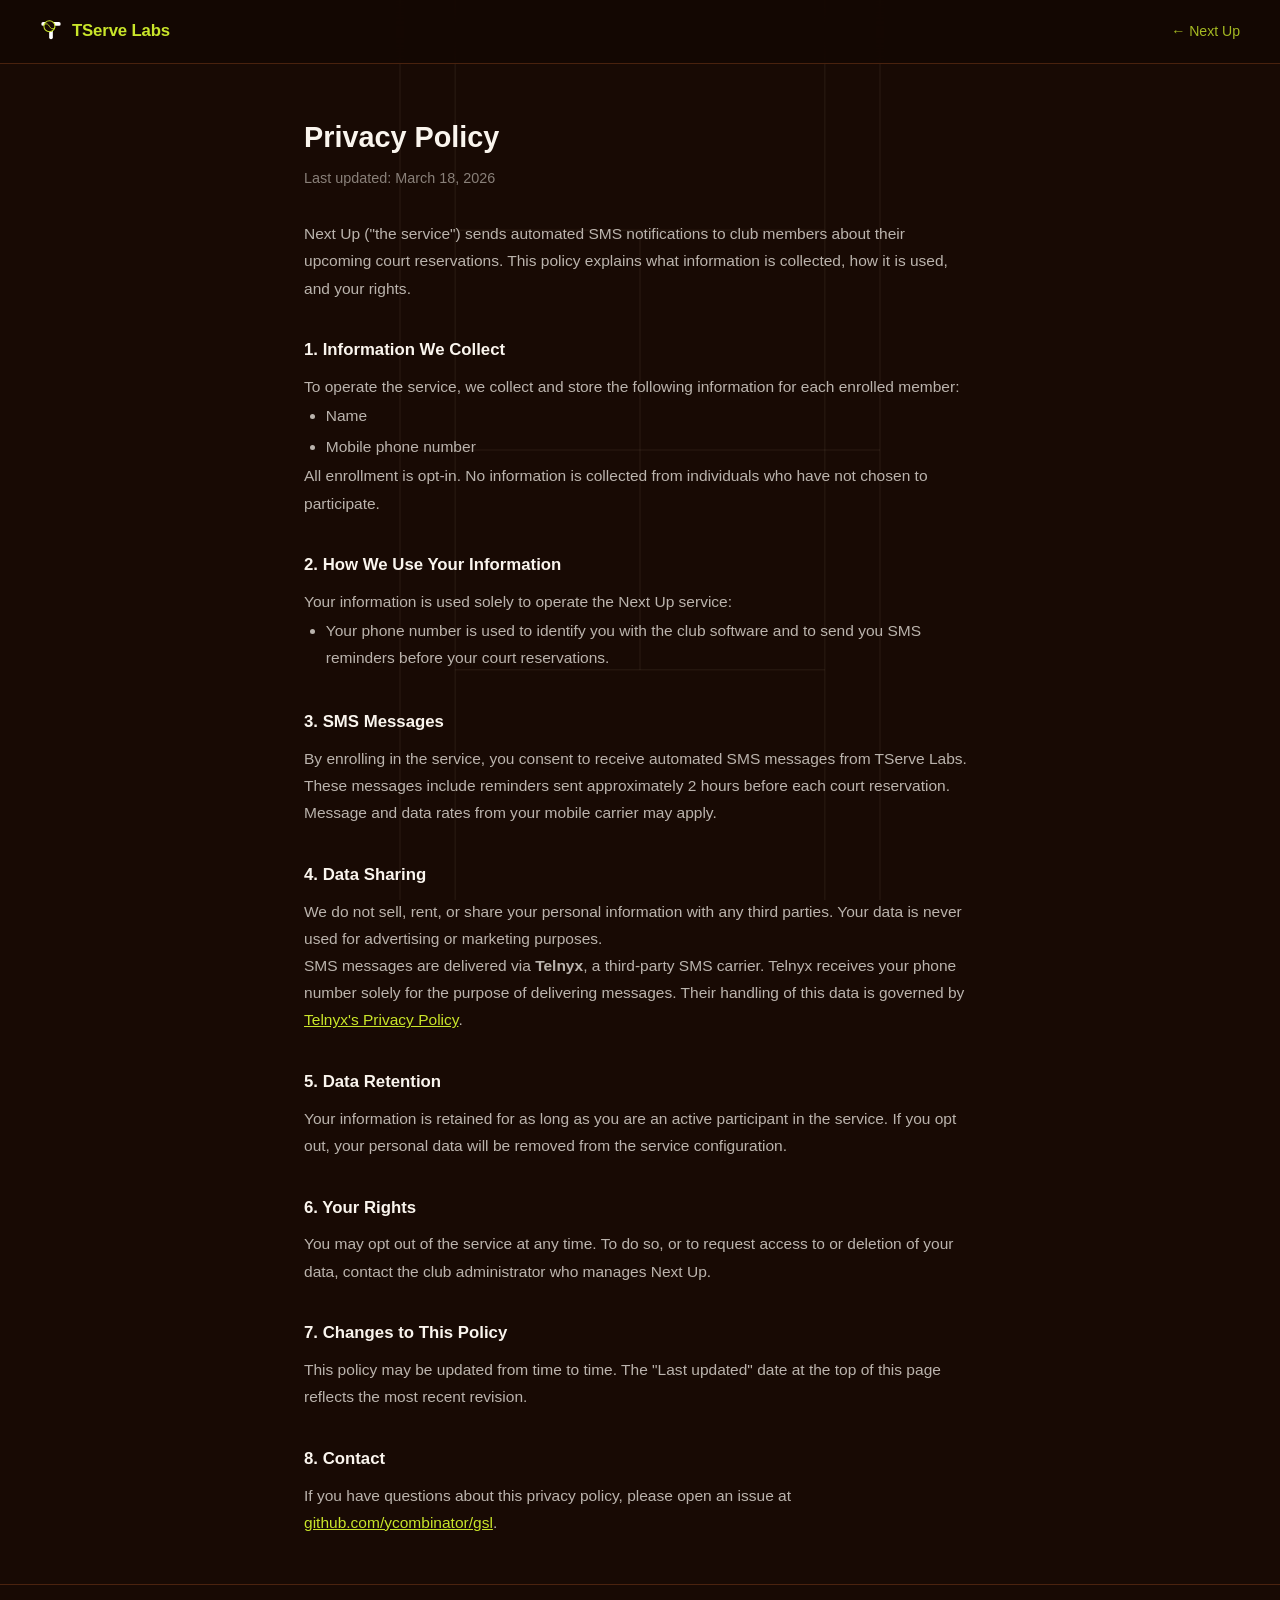
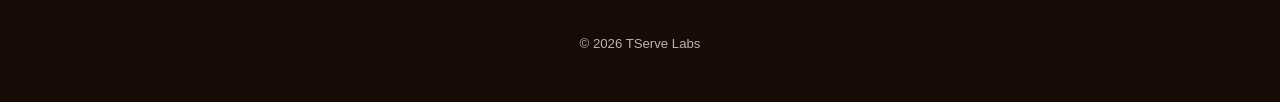
<file: next-up/privacy/index.html>
<!DOCTYPE html>
<html lang="en">
<head>
  <meta charset="UTF-8">
  <meta name="viewport" content="width=device-width, initial-scale=1.0">
  <title>Next Up – Privacy Policy</title>
  <link rel="stylesheet" href="../../space.css">
  <style>
    .content {
      position: relative;
      z-index: 1;
      max-width: 720px;
      margin: 48px auto;
      padding: 0 24px;
      line-height: 1.75;
    }
    h1 { font-size: 1.8em; margin-bottom: 4px; color: var(--fg); }
    h2 { font-size: 1.05em; font-weight: 700; margin-top: 2em; margin-bottom: 0.5em; color: var(--fg); }
    p, li { font-size: 0.97em; color: var(--mid); }
    li { margin-left: 1.4em; padding: 2px 0; }
    .updated { color: var(--dim); font-size: 0.9em; margin-bottom: 2em; }
    a { color: var(--accent); }
  </style>
</head>
<body>

  <canvas id="sf"></canvas>
  <script>
  (function(){var c=document.getElementById('sf'),x=c.getContext('2d');
  function draw(){c.width=innerWidth;c.height=innerHeight;
  var w=Math.min(c.width*0.65,480),h=w*2.18,l=(c.width-w)/2,t=(c.height-h)/2,s=w*0.115;
  x.strokeStyle='rgba(255,230,200,0.055)';x.lineWidth=1.5;
  x.strokeRect(l,t,w,h);
  x.beginPath();x.moveTo(l,t+h/2);x.lineTo(l+w,t+h/2);x.stroke();
  x.beginPath();x.moveTo(l+s,t);x.lineTo(l+s,t+h);x.stroke();
  x.beginPath();x.moveTo(l+w-s,t);x.lineTo(l+w-s,t+h);x.stroke();
  x.beginPath();x.moveTo(l+s,t+h/2-h*0.21);x.lineTo(l+w-s,t+h/2-h*0.21);x.stroke();
  x.beginPath();x.moveTo(l+s,t+h/2+h*0.21);x.lineTo(l+w-s,t+h/2+h*0.21);x.stroke();
  x.beginPath();x.moveTo(l+w/2,t+h/2-h*0.21);x.lineTo(l+w/2,t+h/2+h*0.21);x.stroke();}
  draw();addEventListener('resize',draw);})();
  </script>

  <nav>
    <a href="../../" class="nav-logo">
      <img src="../../logo.svg" width="22" height="22" alt="TServe Labs logo">
      TServe Labs
    </a>
    <a href="../" class="nav-back">← Next Up</a>
  </nav>

  <div class="content">
    <h1>Privacy Policy</h1>
    <p class="updated">Last updated: March 18, 2026</p>

    <p>Next Up ("the service") sends automated SMS notifications to club members about their upcoming court reservations. This policy explains what information is collected, how it is used, and your rights.</p>

    <h2>1. Information We Collect</h2>
    <p>To operate the service, we collect and store the following information for each enrolled member:</p>
    <ul>
      <li>Name</li>
      <li>Mobile phone number</li>
    </ul>
    <p>All enrollment is opt-in. No information is collected from individuals who have not chosen to participate.</p>

    <h2>2. How We Use Your Information</h2>
    <p>Your information is used solely to operate the Next Up service:</p>
    <ul>
      <li>Your phone number is used to identify you with the club software and to send you SMS reminders before your court reservations.</li>
    </ul>

    <h2>3. SMS Messages</h2>
    <p>By enrolling in the service, you consent to receive automated SMS messages from TServe Labs. These messages include reminders sent approximately 2 hours before each court reservation.</p>
    <p>Message and data rates from your mobile carrier may apply.</p>

    <h2>4. Data Sharing</h2>
    <p>We do not sell, rent, or share your personal information with any third parties. Your data is never used for advertising or marketing purposes.</p>
    <p>SMS messages are delivered via <strong>Telnyx</strong>, a third-party SMS carrier. Telnyx receives your phone number solely for the purpose of delivering messages. Their handling of this data is governed by <a href="https://telnyx.com/privacy-policy" target="_blank">Telnyx's Privacy Policy</a>.</p>

    <h2>5. Data Retention</h2>
    <p>Your information is retained for as long as you are an active participant in the service. If you opt out, your personal data will be removed from the service configuration.</p>

    <h2>6. Your Rights</h2>
    <p>You may opt out of the service at any time. To do so, or to request access to or deletion of your data, contact the club administrator who manages Next Up.</p>

    <h2>7. Changes to This Policy</h2>
    <p>This policy may be updated from time to time. The "Last updated" date at the top of this page reflects the most recent revision.</p>

    <h2>8. Contact</h2>
    <p>If you have questions about this privacy policy, please open an issue at <a href="http://github.com/ycombinator/gsl/issues" target="_blank">github.com/ycombinator/gsl</a>.</p>
  </div>

  <footer>
    <p>&copy; 2026 TServe Labs</p>
  </footer>

</body>
</html>
</file>
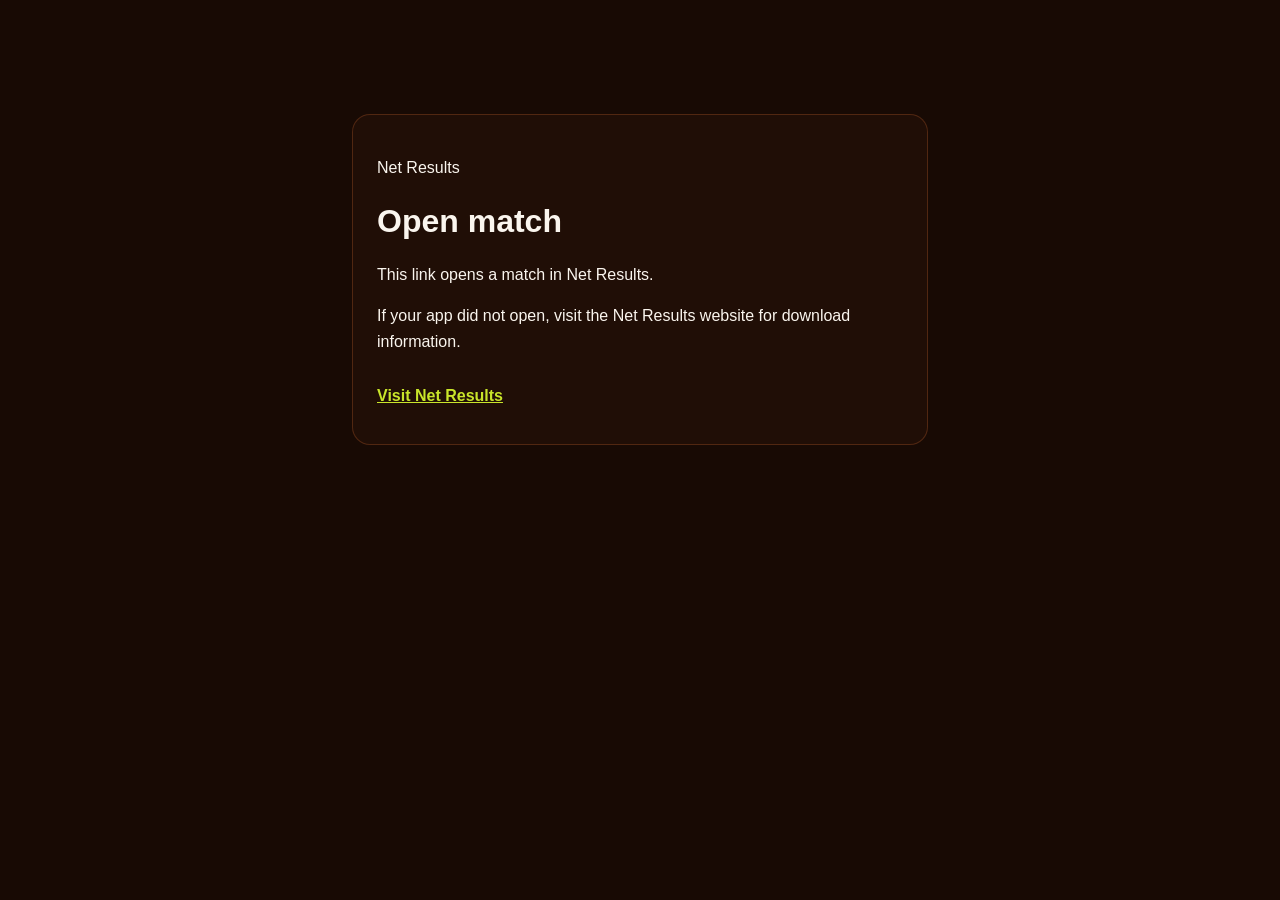
<file: net-results/app/open/v1/match/index.html>
<!doctype html>
<html lang="en">
<head>
  <meta charset="utf-8">
  <meta name="viewport" content="width=device-width, initial-scale=1">
  <meta name="referrer" content="no-referrer">
  <meta name="robots" content="noindex">
  <title>Open match · Net Results</title>
  <style>
    :root { color-scheme: dark; --canvas: #180a04; --card: #200e06; --ink: #faf5ee; --green: #c9e52a; --line: rgba(194,98,45,0.3); }
    * { box-sizing: border-box; }
    body { margin: 0; padding: 24px; background: var(--canvas); color: var(--ink); font: 1rem/1.6 -apple-system, BlinkMacSystemFont, "Segoe UI", Roboto, sans-serif; }
    main { max-width: 36rem; margin: 10vh auto; padding: 24px; border: 1px solid var(--line); border-radius: 18px; background: var(--card); }
    h1 { line-height: 1.2; }
    a { color: var(--green); display: inline-block; min-height: 48px; padding: 12px 0; font-weight: 600; }
    a:focus-visible { outline: 3px solid var(--green); outline-offset: 4px; }
  </style>
</head>
<body>
  <main>
    <p>Net Results</p>
    <h1>Open match</h1>
    <p>This link opens a match in Net Results.</p>
    <p>If your app did not open, visit the Net Results website for download information.</p>
    <a href="/net-results/">Visit Net Results</a>
  </main>
</body>
</html>
</file>
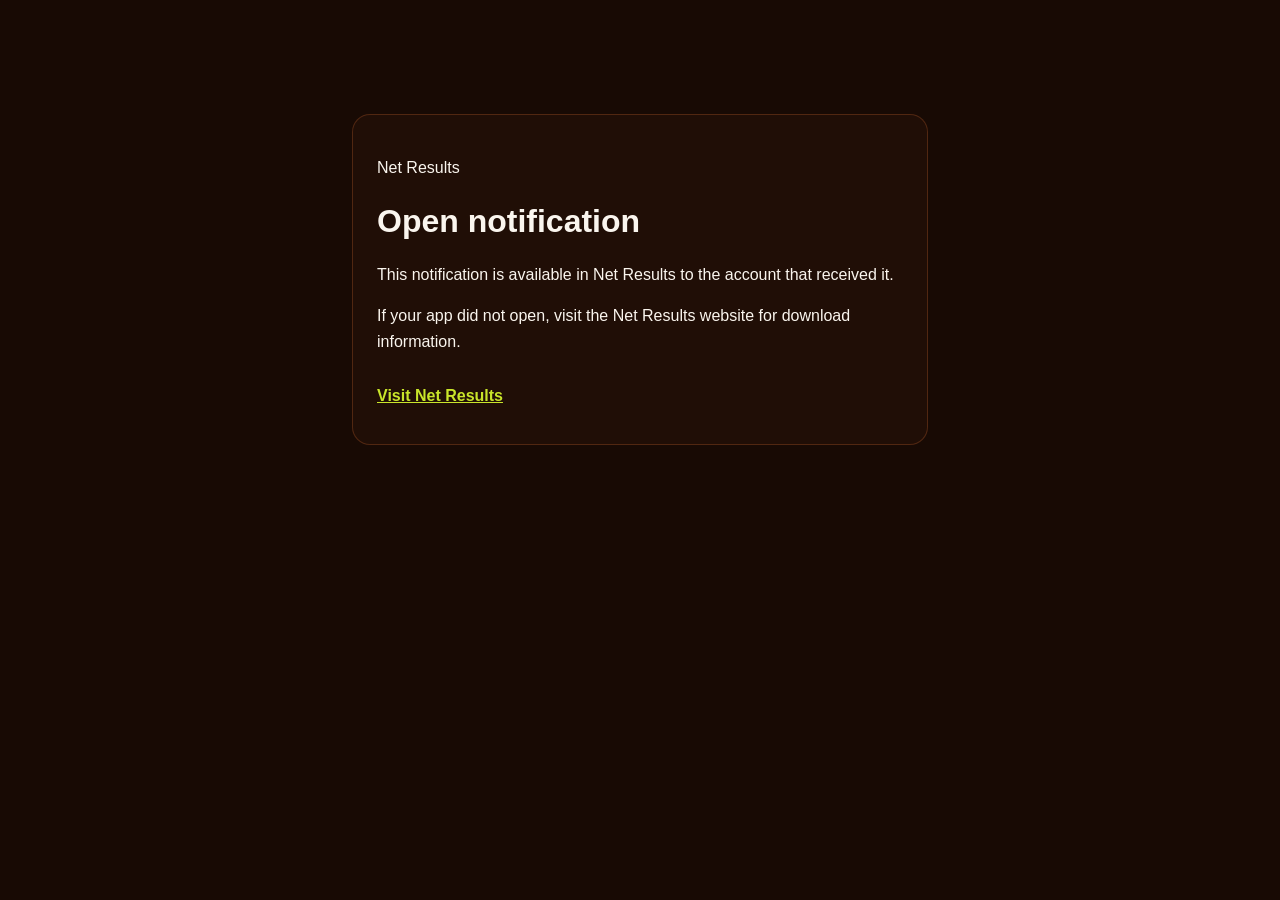
<file: net-results/app/open/v1/notification/index.html>
<!doctype html>
<html lang="en">
<head>
  <meta charset="utf-8">
  <meta name="viewport" content="width=device-width, initial-scale=1">
  <meta name="referrer" content="no-referrer">
  <meta name="robots" content="noindex">
  <title>Open notification · Net Results</title>
  <style>
    :root { color-scheme: dark; --canvas: #180a04; --card: #200e06; --ink: #faf5ee; --green: #c9e52a; --line: rgba(194,98,45,0.3); }
    * { box-sizing: border-box; }
    body { margin: 0; padding: 24px; background: var(--canvas); color: var(--ink); font: 1rem/1.6 -apple-system, BlinkMacSystemFont, "Segoe UI", Roboto, sans-serif; }
    main { max-width: 36rem; margin: 10vh auto; padding: 24px; border: 1px solid var(--line); border-radius: 18px; background: var(--card); }
    h1 { line-height: 1.2; }
    a { color: var(--green); display: inline-block; min-height: 48px; padding: 12px 0; font-weight: 600; }
    a:focus-visible { outline: 3px solid var(--green); outline-offset: 4px; }
  </style>
</head>
<body>
  <main>
    <p>Net Results</p>
    <h1>Open notification</h1>
    <p>This notification is available in Net Results to the account that received it.</p>
    <p>If your app did not open, visit the Net Results website for download information.</p>
    <a href="/net-results/">Visit Net Results</a>
  </main>
</body>
</html>
</file>
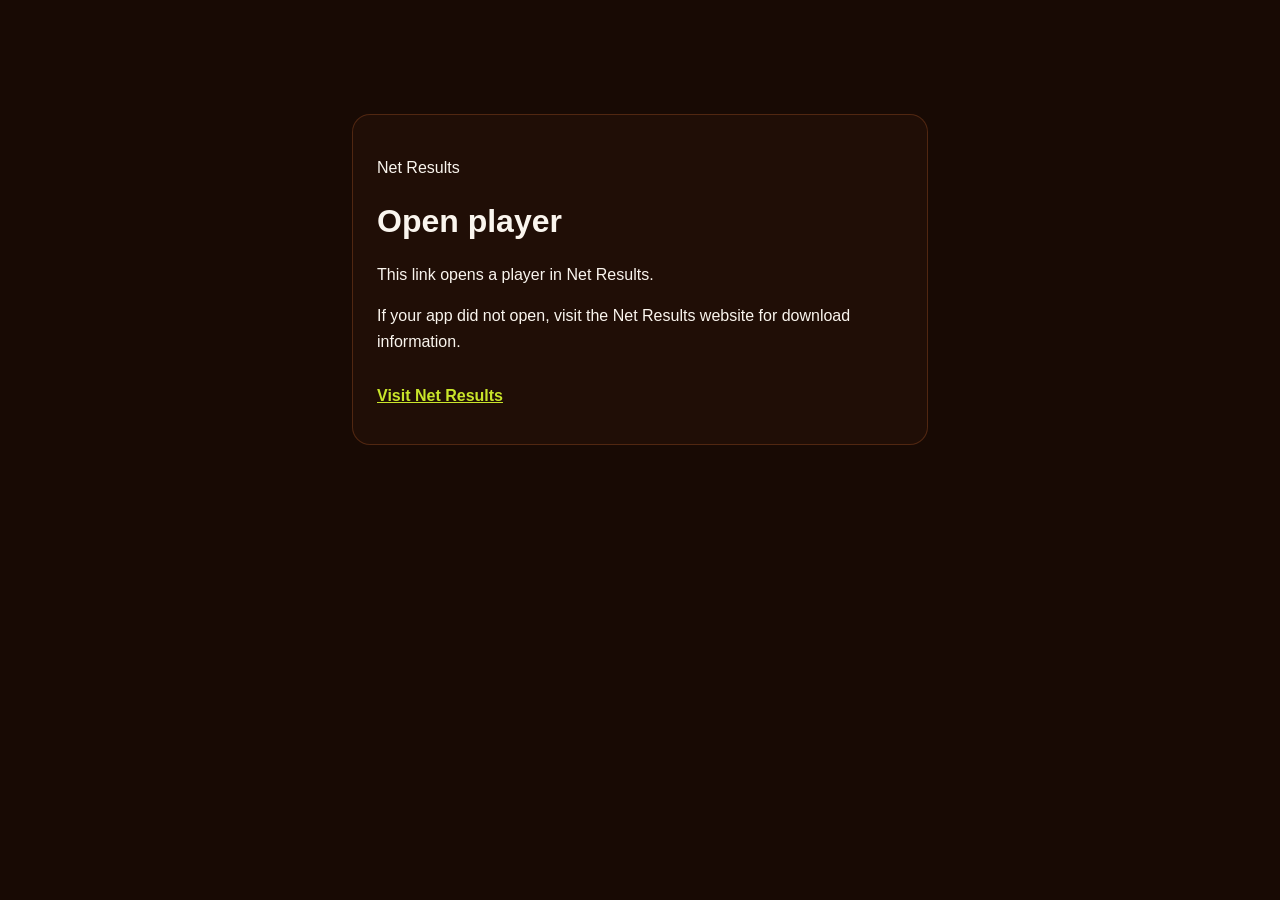
<file: net-results/app/open/v1/player/index.html>
<!doctype html>
<html lang="en">
<head>
  <meta charset="utf-8">
  <meta name="viewport" content="width=device-width, initial-scale=1">
  <meta name="referrer" content="no-referrer">
  <meta name="robots" content="noindex">
  <title>Open player · Net Results</title>
  <style>
    :root { color-scheme: dark; --canvas: #180a04; --card: #200e06; --ink: #faf5ee; --green: #c9e52a; --line: rgba(194,98,45,0.3); }
    * { box-sizing: border-box; }
    body { margin: 0; padding: 24px; background: var(--canvas); color: var(--ink); font: 1rem/1.6 -apple-system, BlinkMacSystemFont, "Segoe UI", Roboto, sans-serif; }
    main { max-width: 36rem; margin: 10vh auto; padding: 24px; border: 1px solid var(--line); border-radius: 18px; background: var(--card); }
    h1 { line-height: 1.2; }
    a { color: var(--green); display: inline-block; min-height: 48px; padding: 12px 0; font-weight: 600; }
    a:focus-visible { outline: 3px solid var(--green); outline-offset: 4px; }
  </style>
</head>
<body>
  <main>
    <p>Net Results</p>
    <h1>Open player</h1>
    <p>This link opens a player in Net Results.</p>
    <p>If your app did not open, visit the Net Results website for download information.</p>
    <a href="/net-results/">Visit Net Results</a>
  </main>
</body>
</html>
</file>
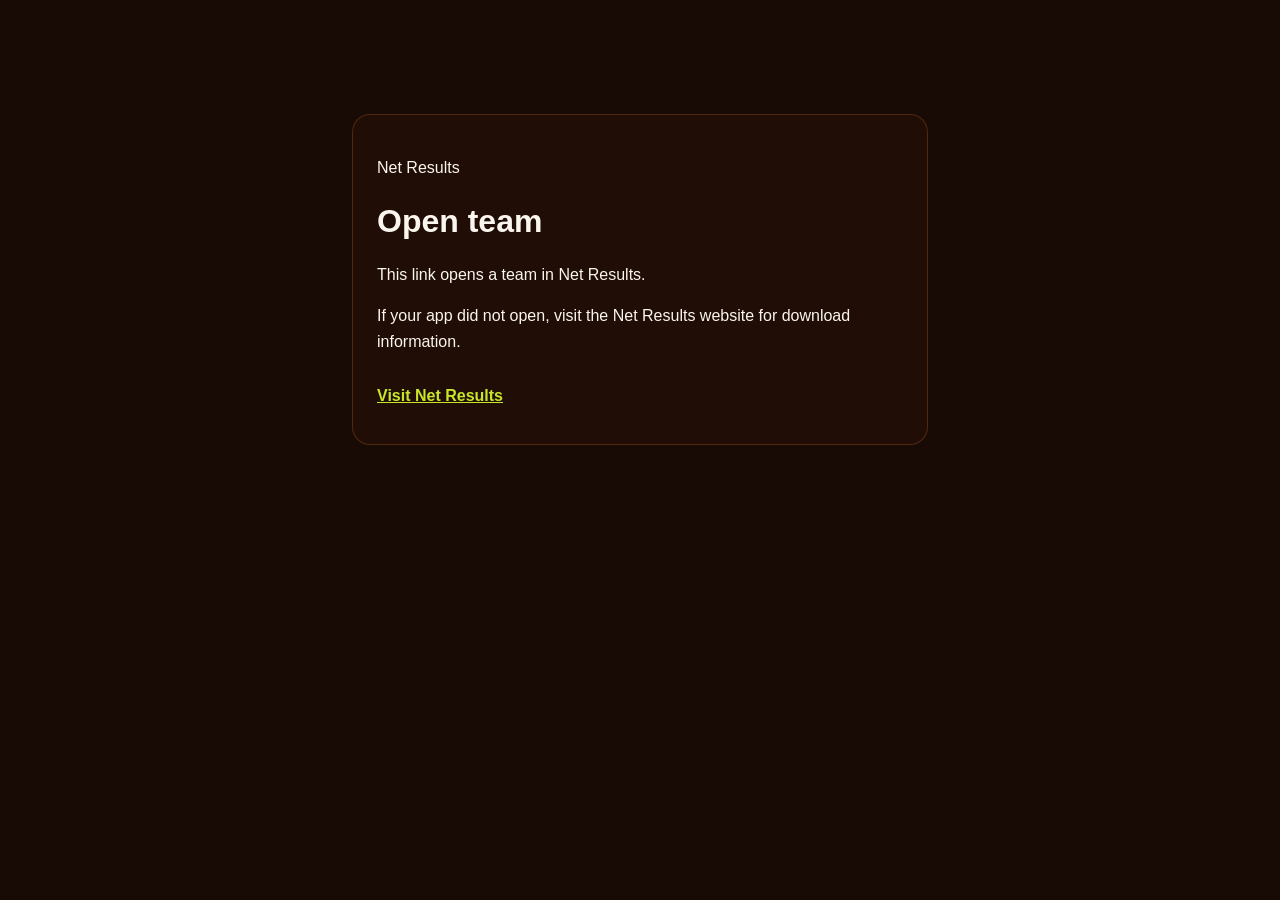
<file: net-results/app/open/v1/team/index.html>
<!doctype html>
<html lang="en">
<head>
  <meta charset="utf-8">
  <meta name="viewport" content="width=device-width, initial-scale=1">
  <meta name="referrer" content="no-referrer">
  <meta name="robots" content="noindex">
  <title>Open team · Net Results</title>
  <style>
    :root { color-scheme: dark; --canvas: #180a04; --card: #200e06; --ink: #faf5ee; --green: #c9e52a; --line: rgba(194,98,45,0.3); }
    * { box-sizing: border-box; }
    body { margin: 0; padding: 24px; background: var(--canvas); color: var(--ink); font: 1rem/1.6 -apple-system, BlinkMacSystemFont, "Segoe UI", Roboto, sans-serif; }
    main { max-width: 36rem; margin: 10vh auto; padding: 24px; border: 1px solid var(--line); border-radius: 18px; background: var(--card); }
    h1 { line-height: 1.2; }
    a { color: var(--green); display: inline-block; min-height: 48px; padding: 12px 0; font-weight: 600; }
    a:focus-visible { outline: 3px solid var(--green); outline-offset: 4px; }
  </style>
</head>
<body>
  <main>
    <p>Net Results</p>
    <h1>Open team</h1>
    <p>This link opens a team in Net Results.</p>
    <p>If your app did not open, visit the Net Results website for download information.</p>
    <a href="/net-results/">Visit Net Results</a>
  </main>
</body>
</html>
</file>
<file: space.css>
/* TServe Labs — clay court theme */

*, *::before, *::after { box-sizing: border-box; margin: 0; padding: 0; }

:root {
  --court:   #180a04;
  --panel:   rgba(32, 14, 6, 0.85);
  --border:  rgba(194, 98, 45, 0.3);
  --accent:  #c9e52a;   /* tennis ball yellow-green */
  --glow:    #f97316;   /* clay orange */
  --sky:     #38bdf8;   /* cyan, used by CourtIQ */
  --green:   #34C759;
  --fg:      #faf5ee;
  --mid:     rgba(250, 245, 238, 0.72);
  --dim:     rgba(250, 245, 238, 0.50);
}

body {
  font-family: -apple-system, BlinkMacSystemFont, "Segoe UI", Roboto, sans-serif;
  background: var(--court);
  color: var(--fg);
  line-height: 1.6;
}

/* All content sits above the court canvas */
nav, header, section, footer, .hero {
  position: relative;
  z-index: 1;
}

/* ── COURT CANVAS ── */
#sf {
  position: fixed;
  inset: 0;
  width: 100%;
  height: 100%;
  z-index: 0;
  pointer-events: none;
}

/* ── NAV ── */
nav {
  display: flex;
  align-items: center;
  justify-content: space-between;
  padding: 18px 40px;
  background: rgba(20, 8, 3, 0.92);
  backdrop-filter: blur(14px);
  -webkit-backdrop-filter: blur(14px);
  border-bottom: 1px solid var(--border);
  position: sticky;
  top: 0;
  z-index: 100;
}

.nav-logo img { vertical-align: middle; }

.nav-logo {
  display: flex;
  align-items: center;
  gap: 10px;
  font-weight: 700;
  font-size: 1.05em;
  letter-spacing: -0.01em;
  text-decoration: none;
  color: #c9e52a;
}


.nav-back {
  font-size: 0.88em;
  color: var(--accent);
  text-decoration: none;
  font-weight: 500;
  opacity: 0.8;
  transition: opacity 0.15s;
}
.nav-back:hover { opacity: 1; }

/* ── SECTION LABELS ── */
.section-label {
  text-align: center;
  font-size: 0.78em;
  font-weight: 700;
  letter-spacing: 0.14em;
  text-transform: uppercase;
  color: var(--accent);
  margin-bottom: 10px;
}

.section-title {
  text-align: center;
  font-size: clamp(1.6em, 4vw, 2.3em);
  font-weight: 700;
  letter-spacing: -0.02em;
  margin-bottom: 56px;
  color: var(--fg);
}

/* ── FOOTER ── */
footer {
  text-align: center;
  padding: 48px 24px;
  border-top: 1px solid var(--border);
  font-size: 0.85em;
  color: var(--dim);
}

footer a { color: var(--dim); transition: color 0.15s; }
footer a:hover { color: var(--fg); }

@media (max-width: 600px) {
  nav { padding: 14px 20px; }
}
</file>
